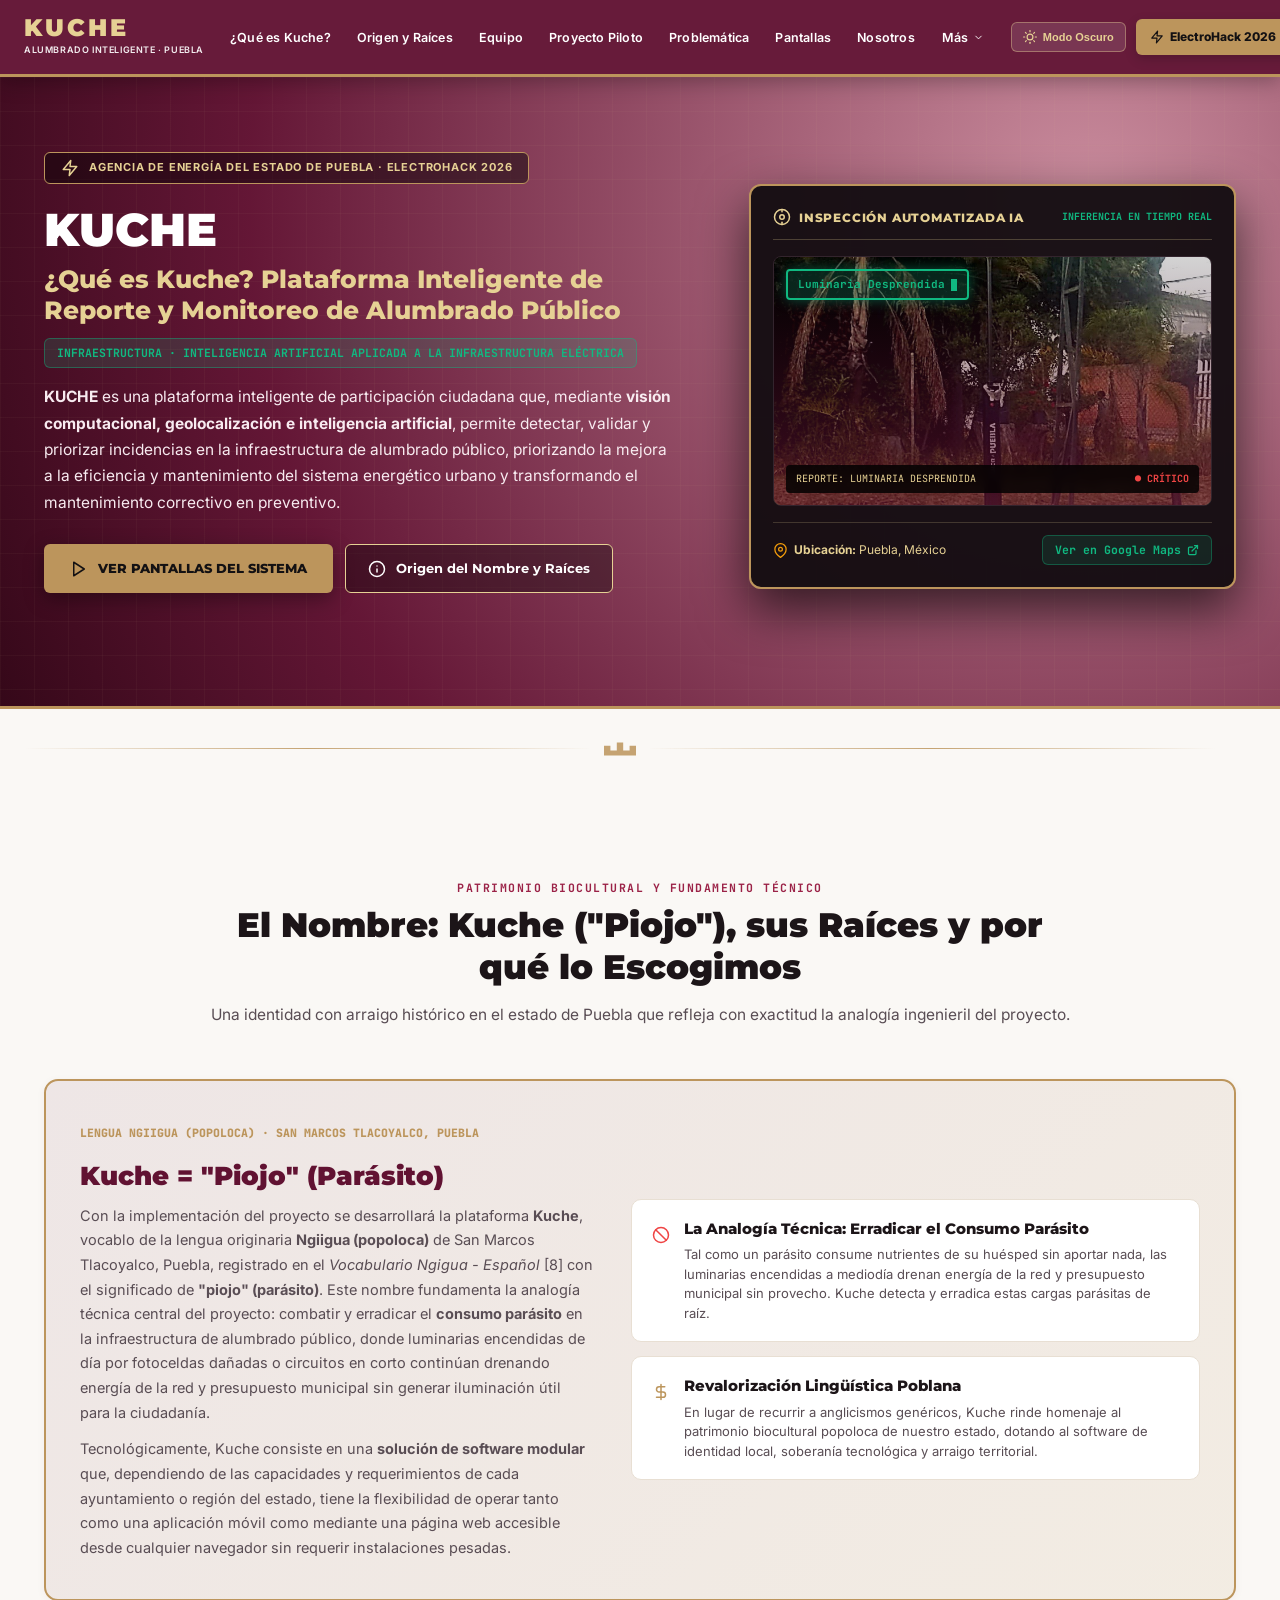
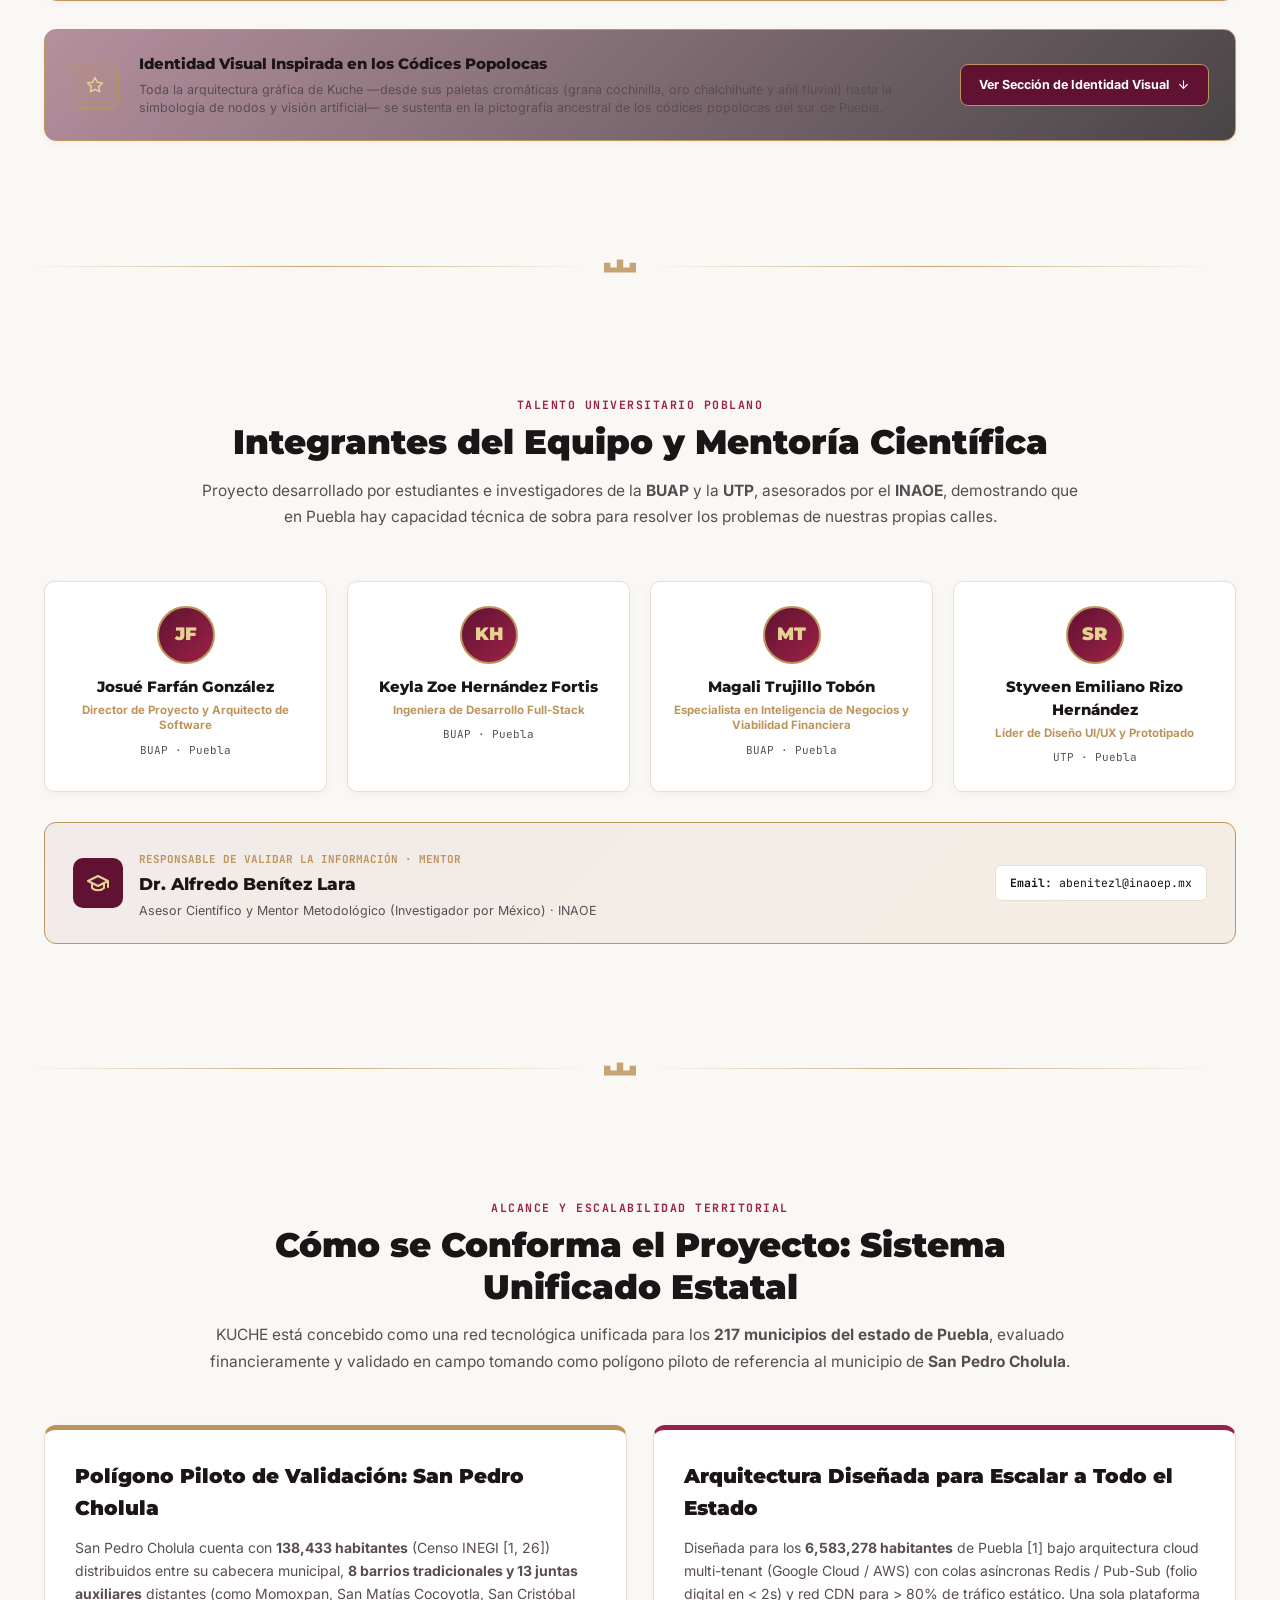
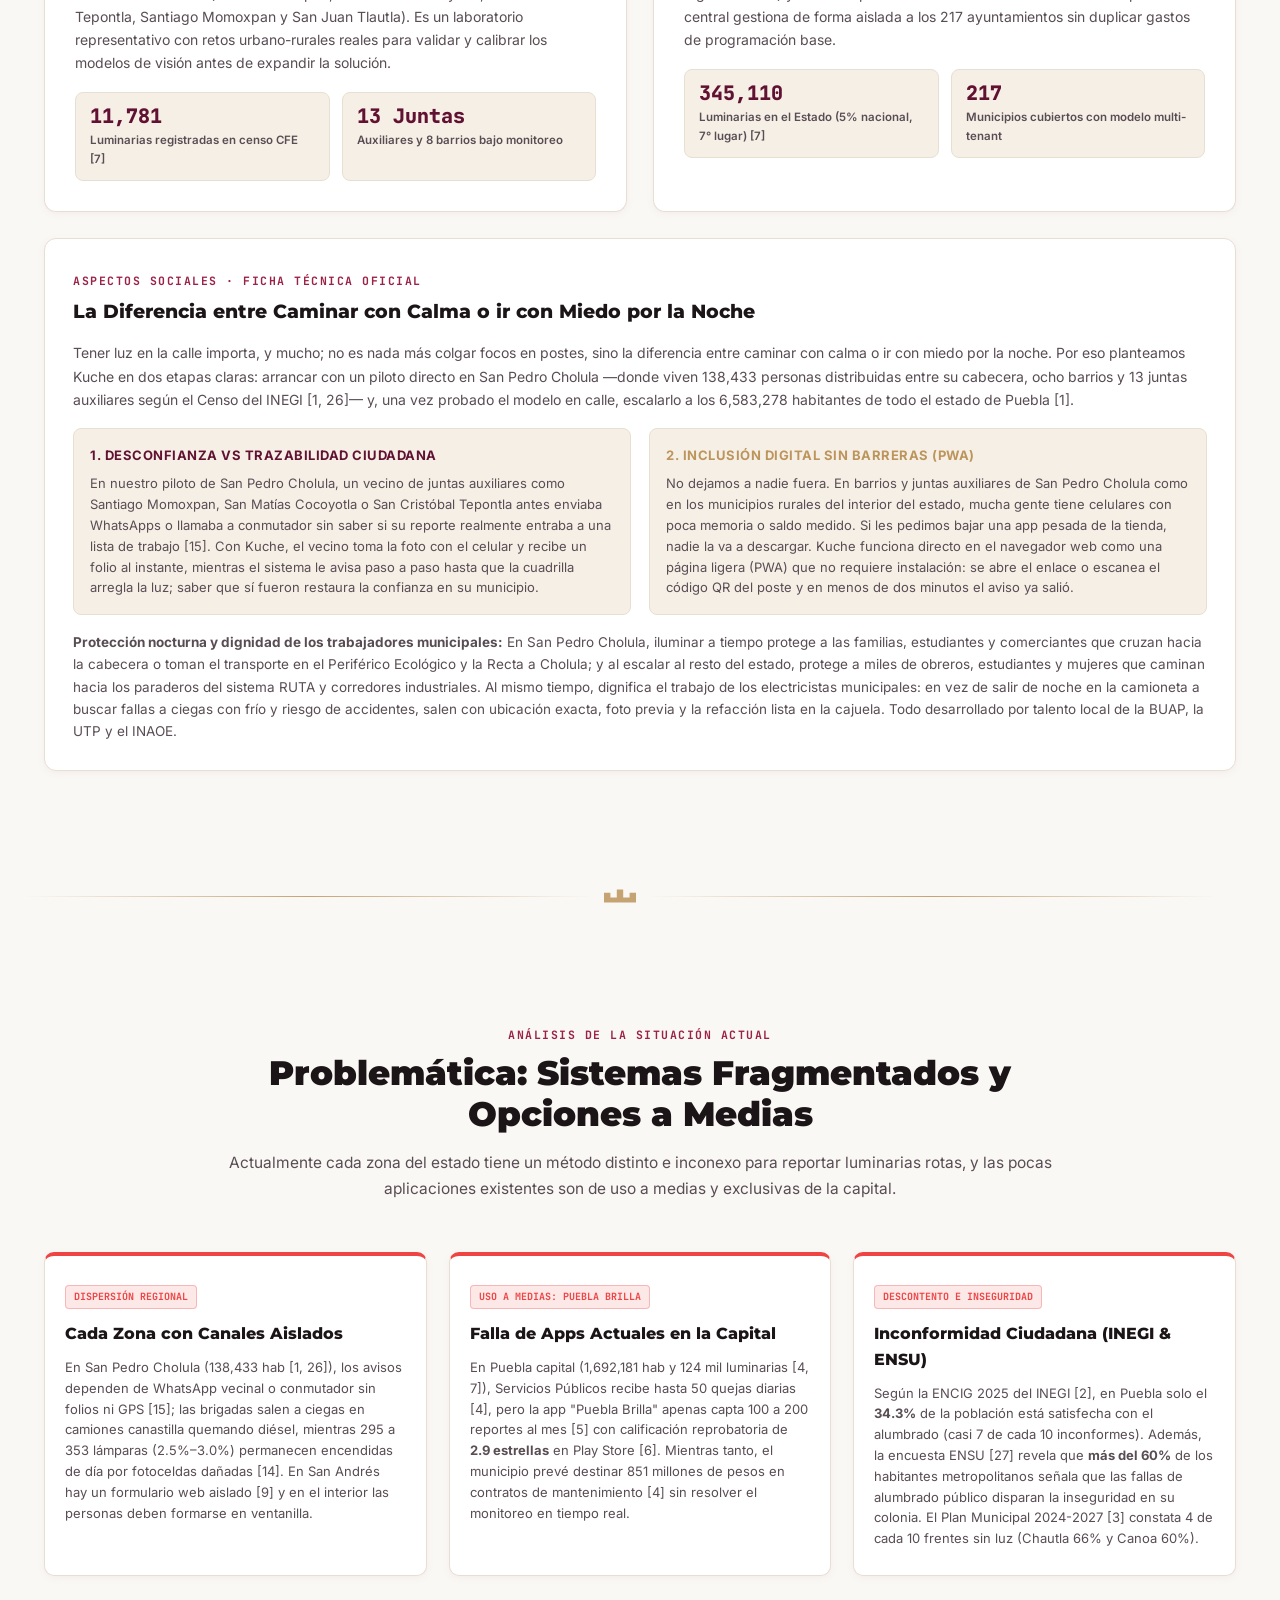
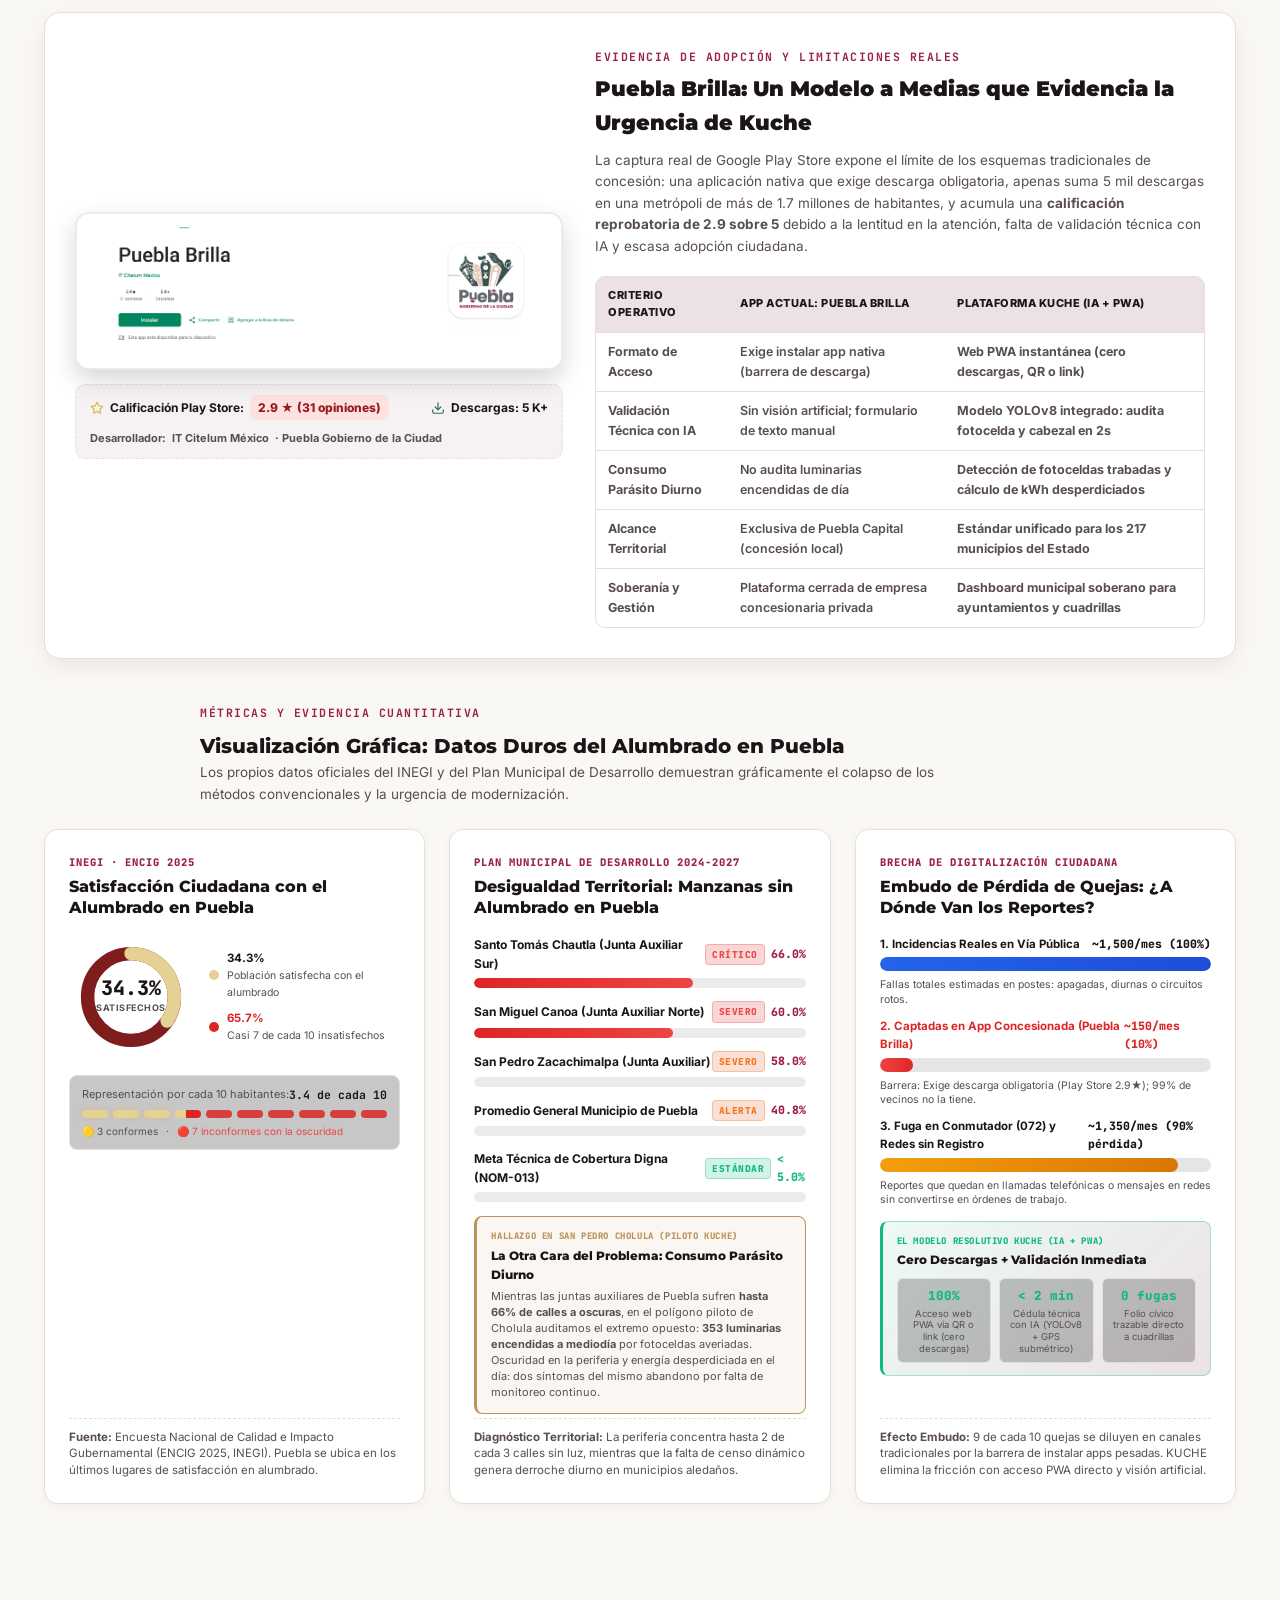
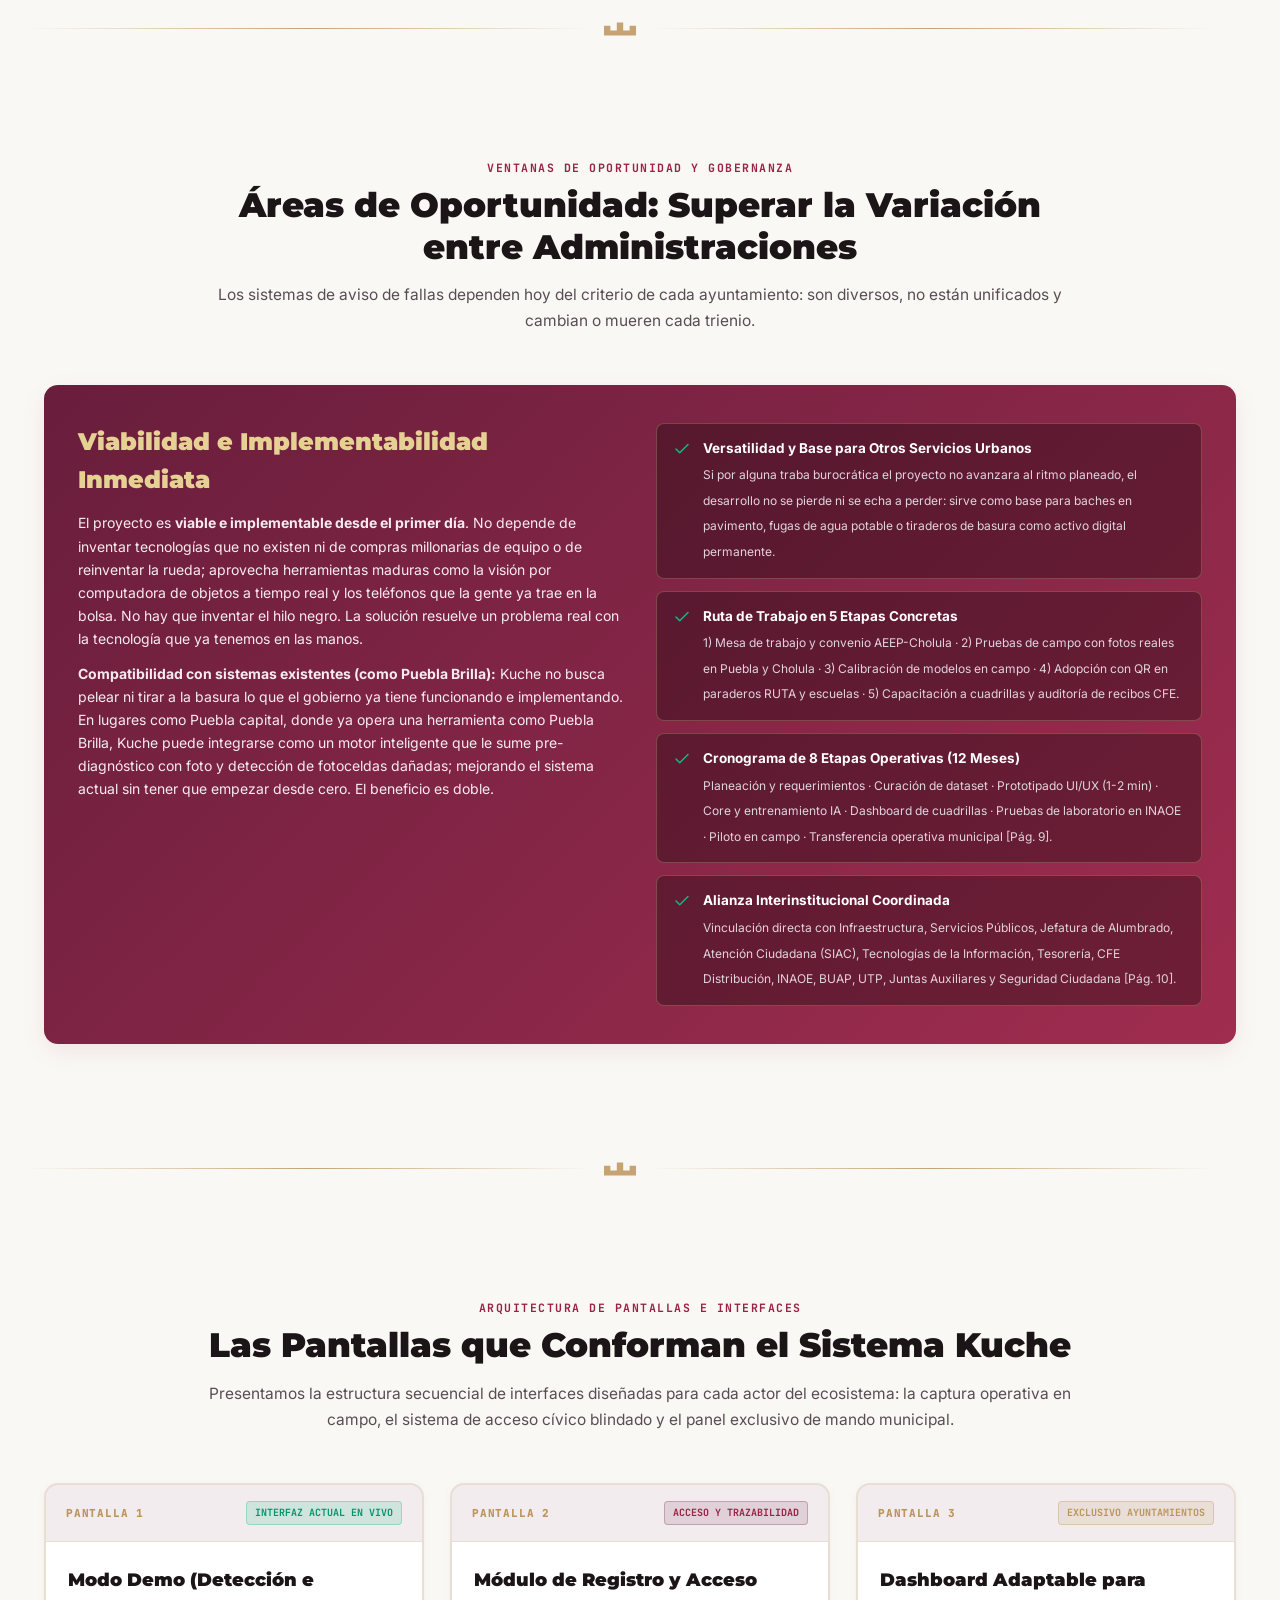
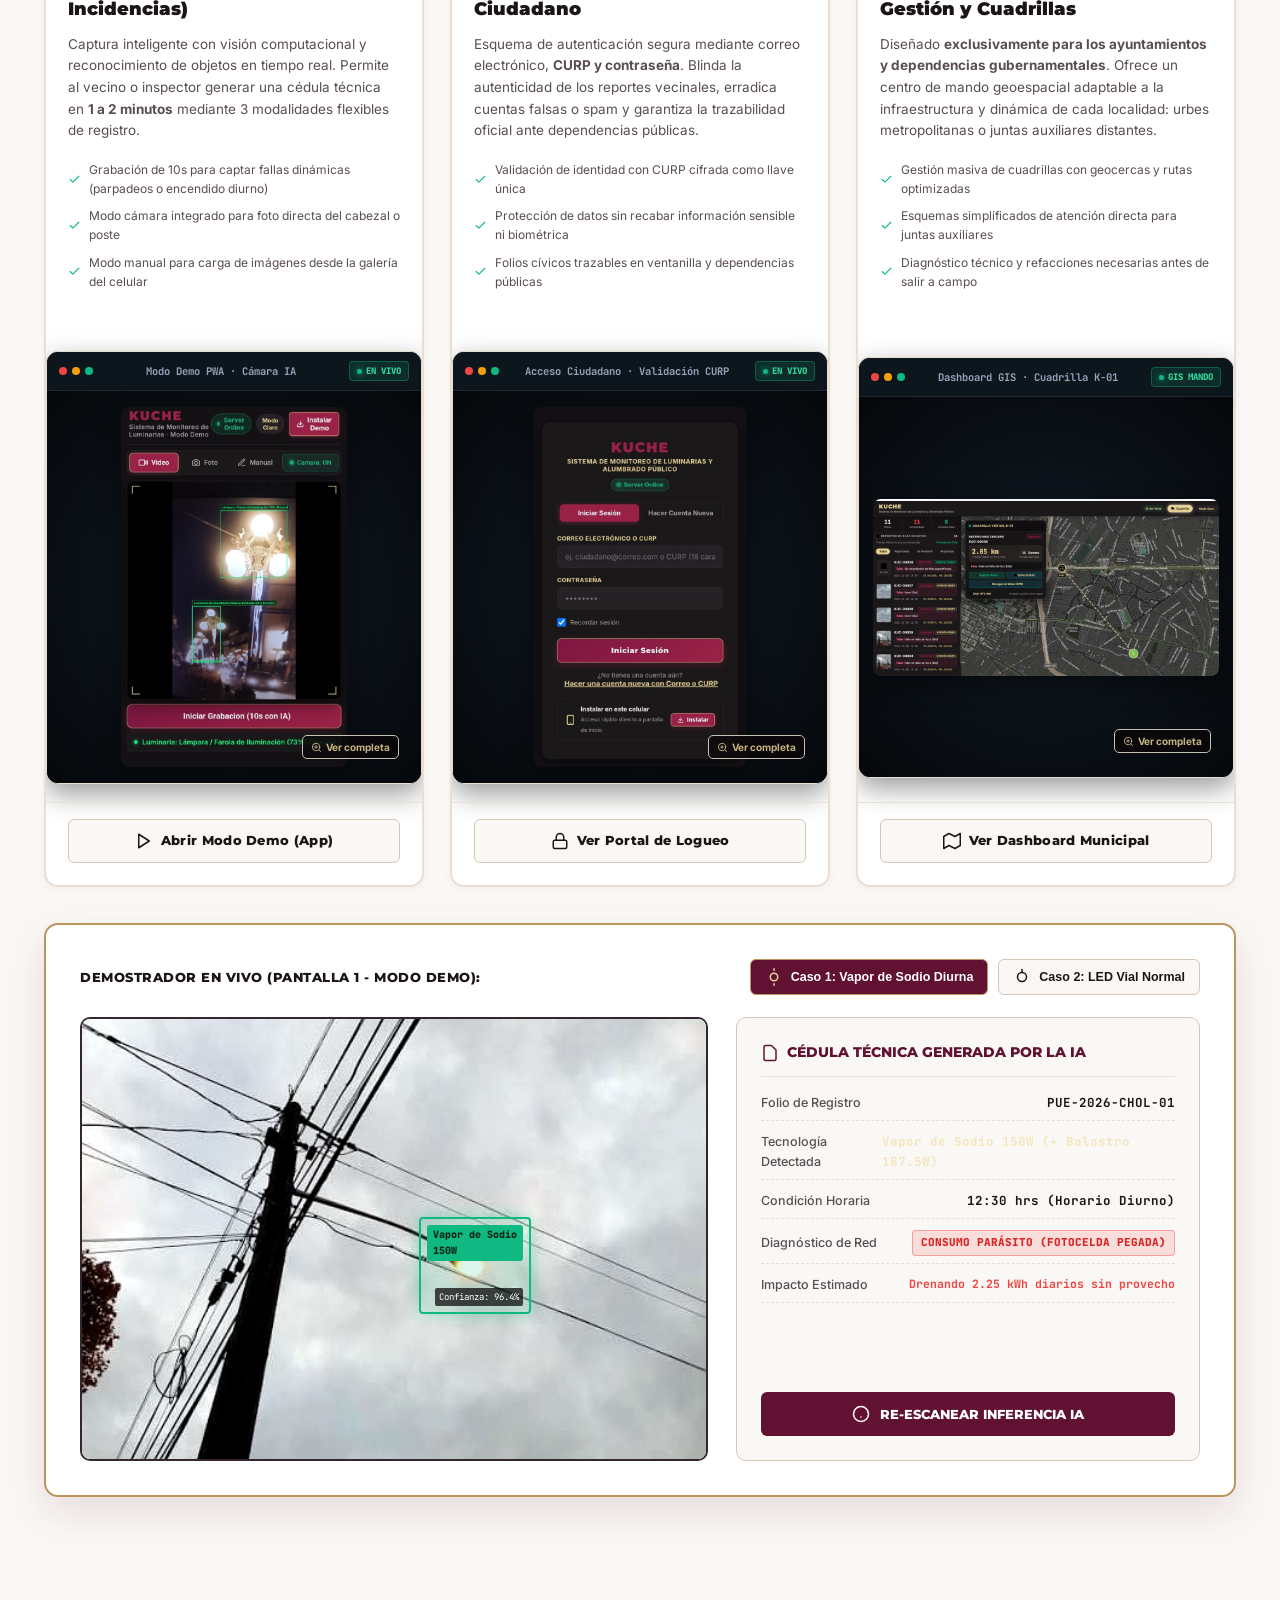
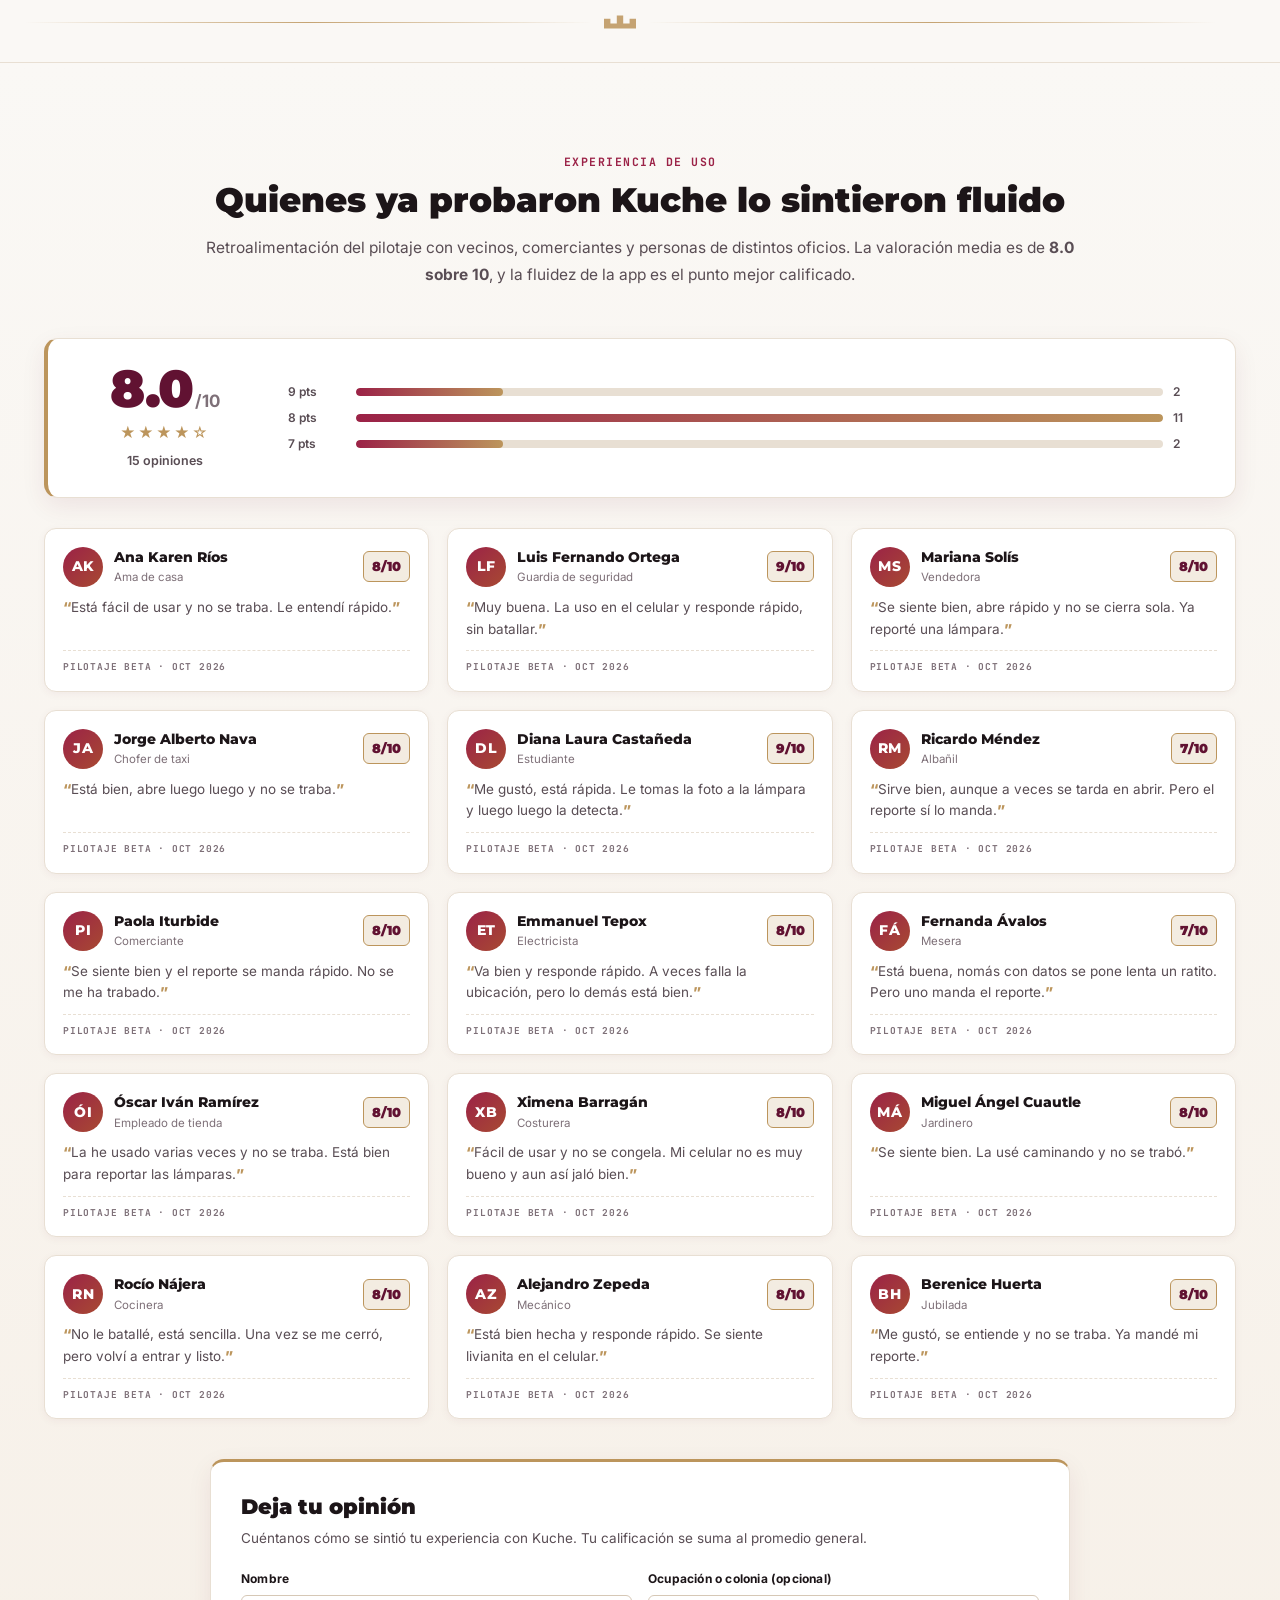
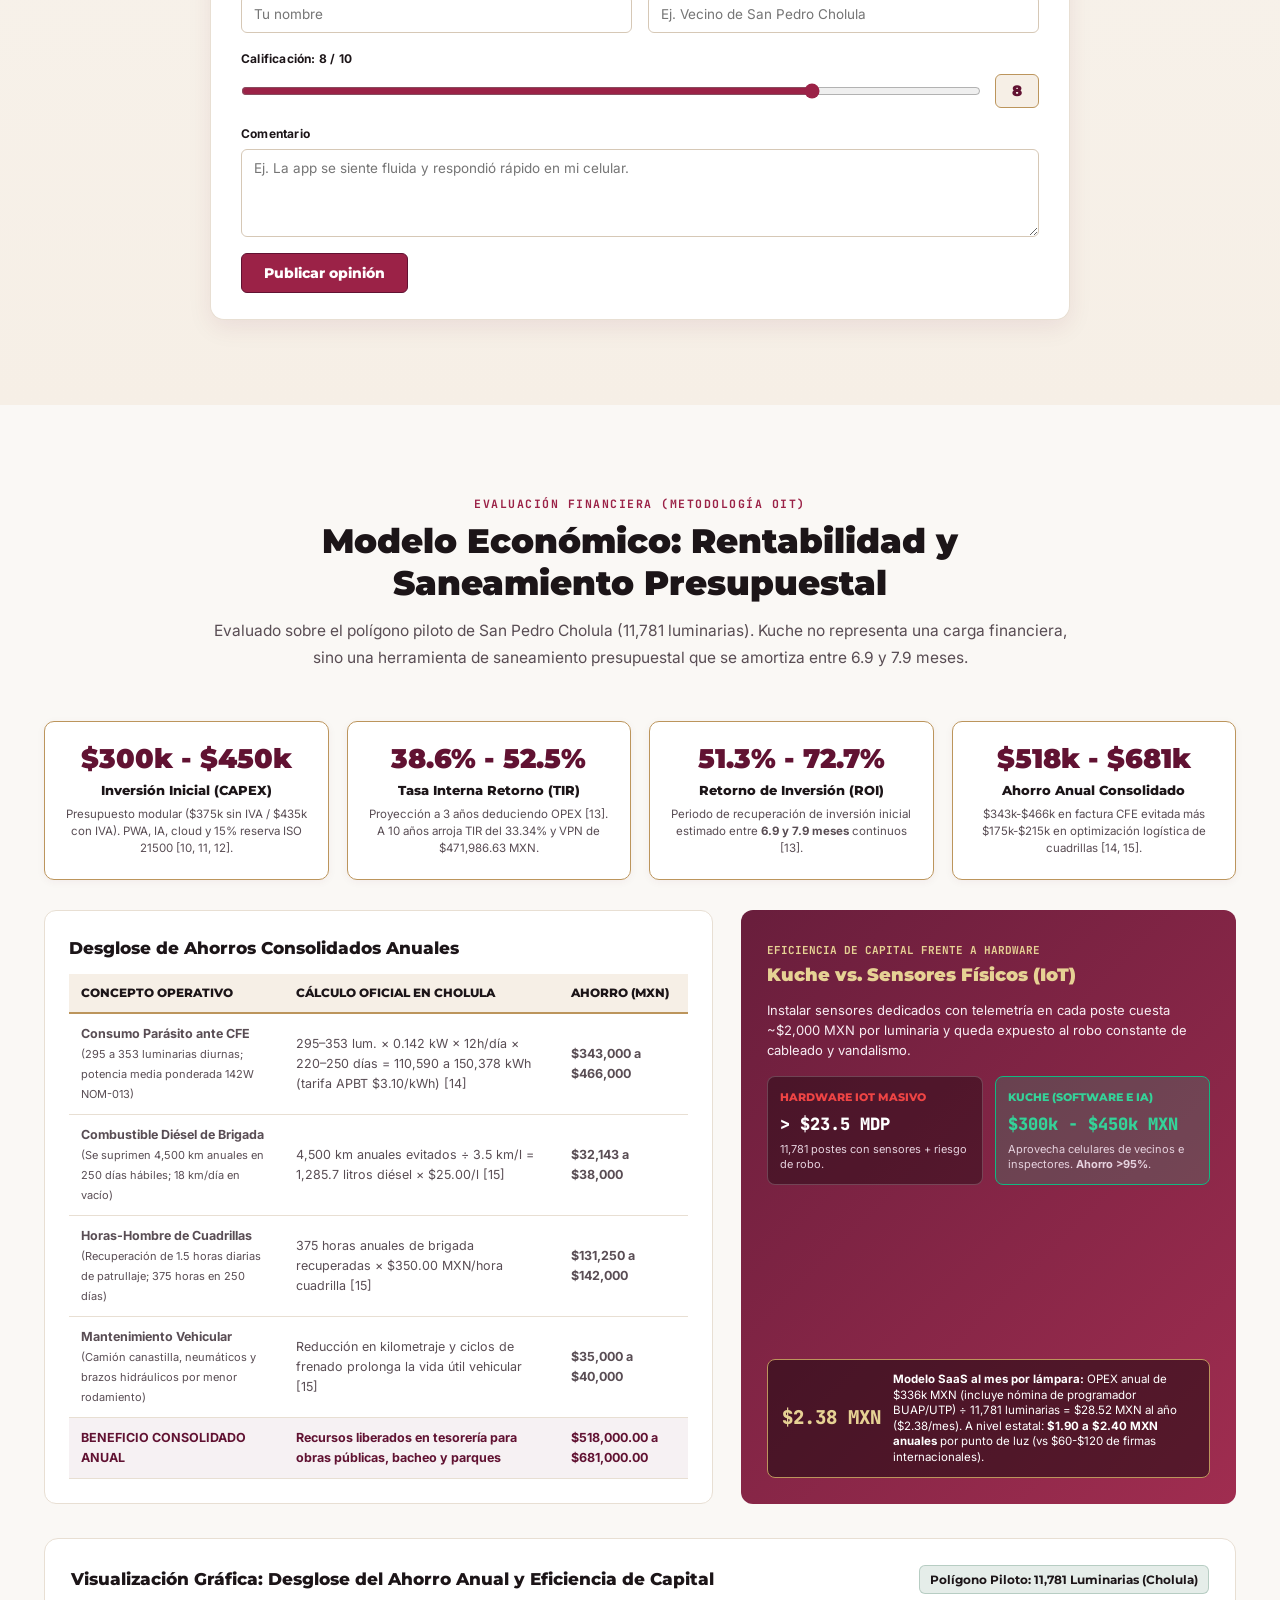
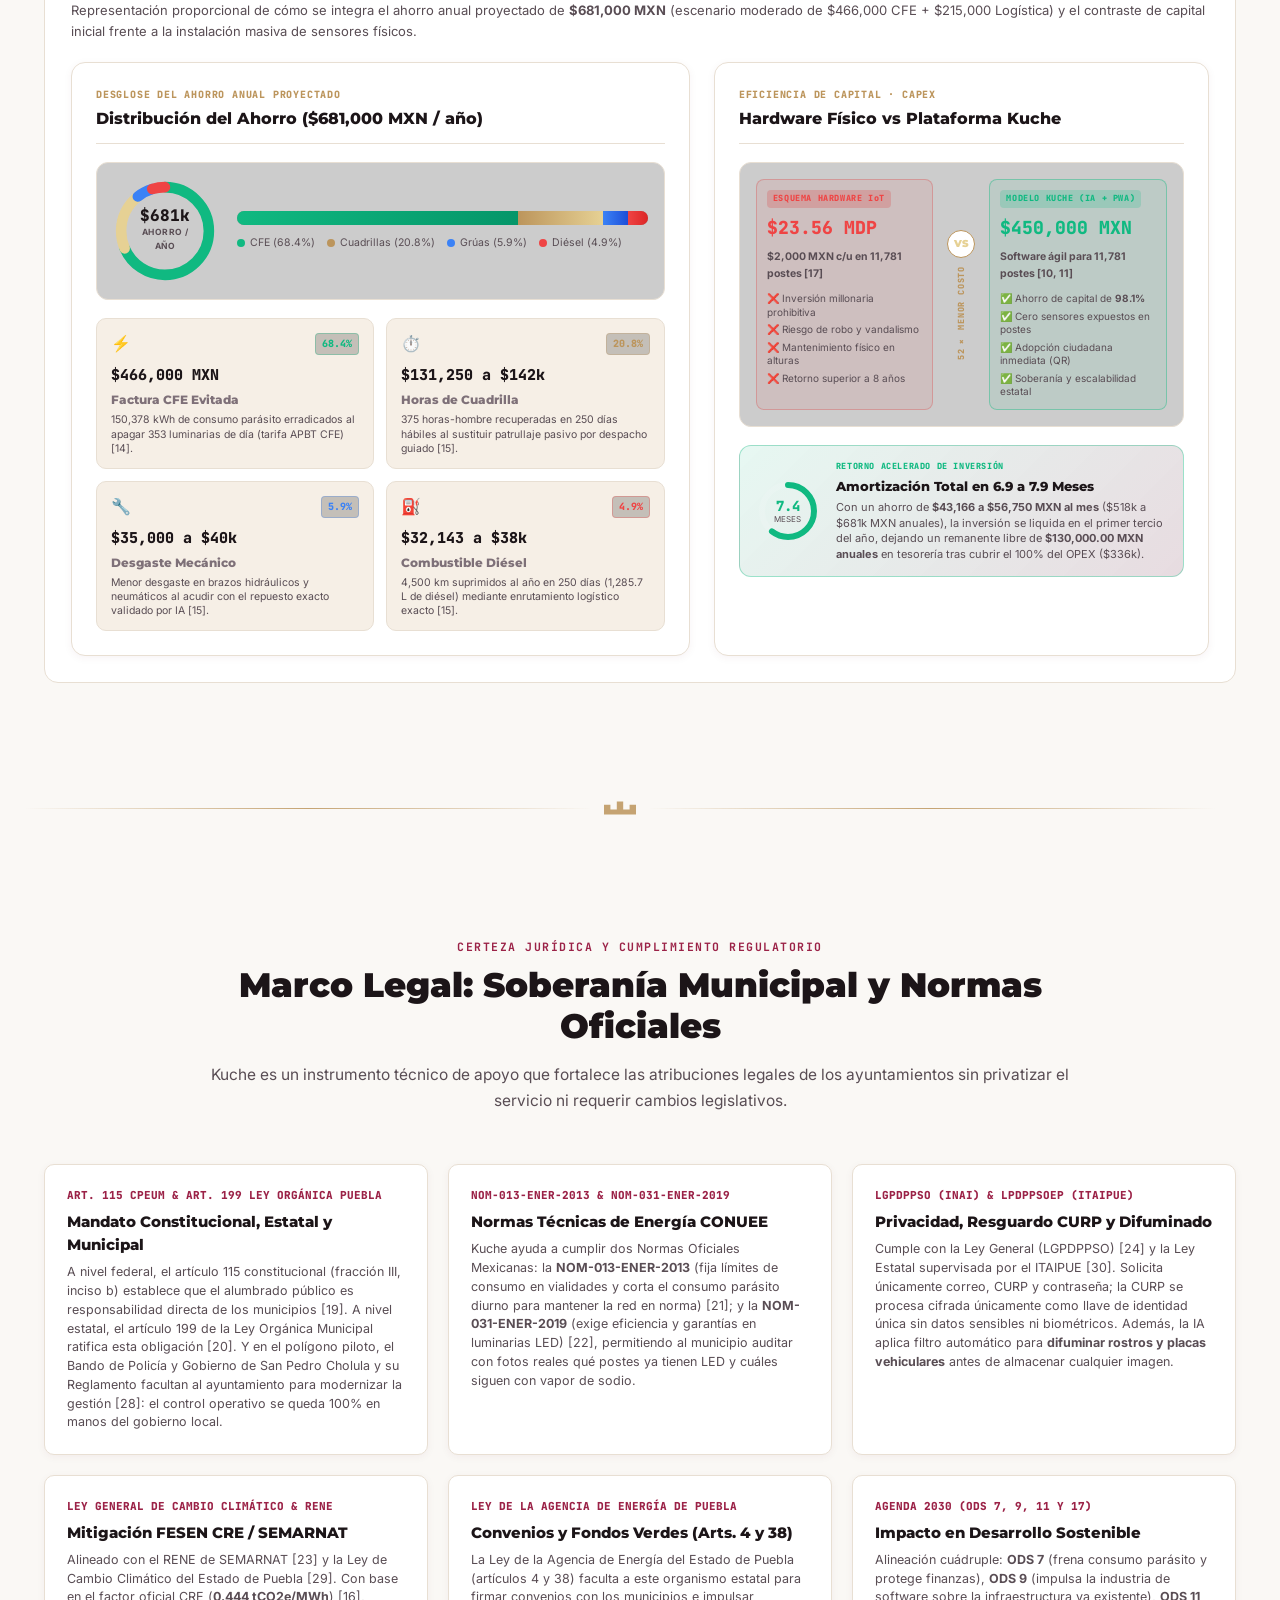
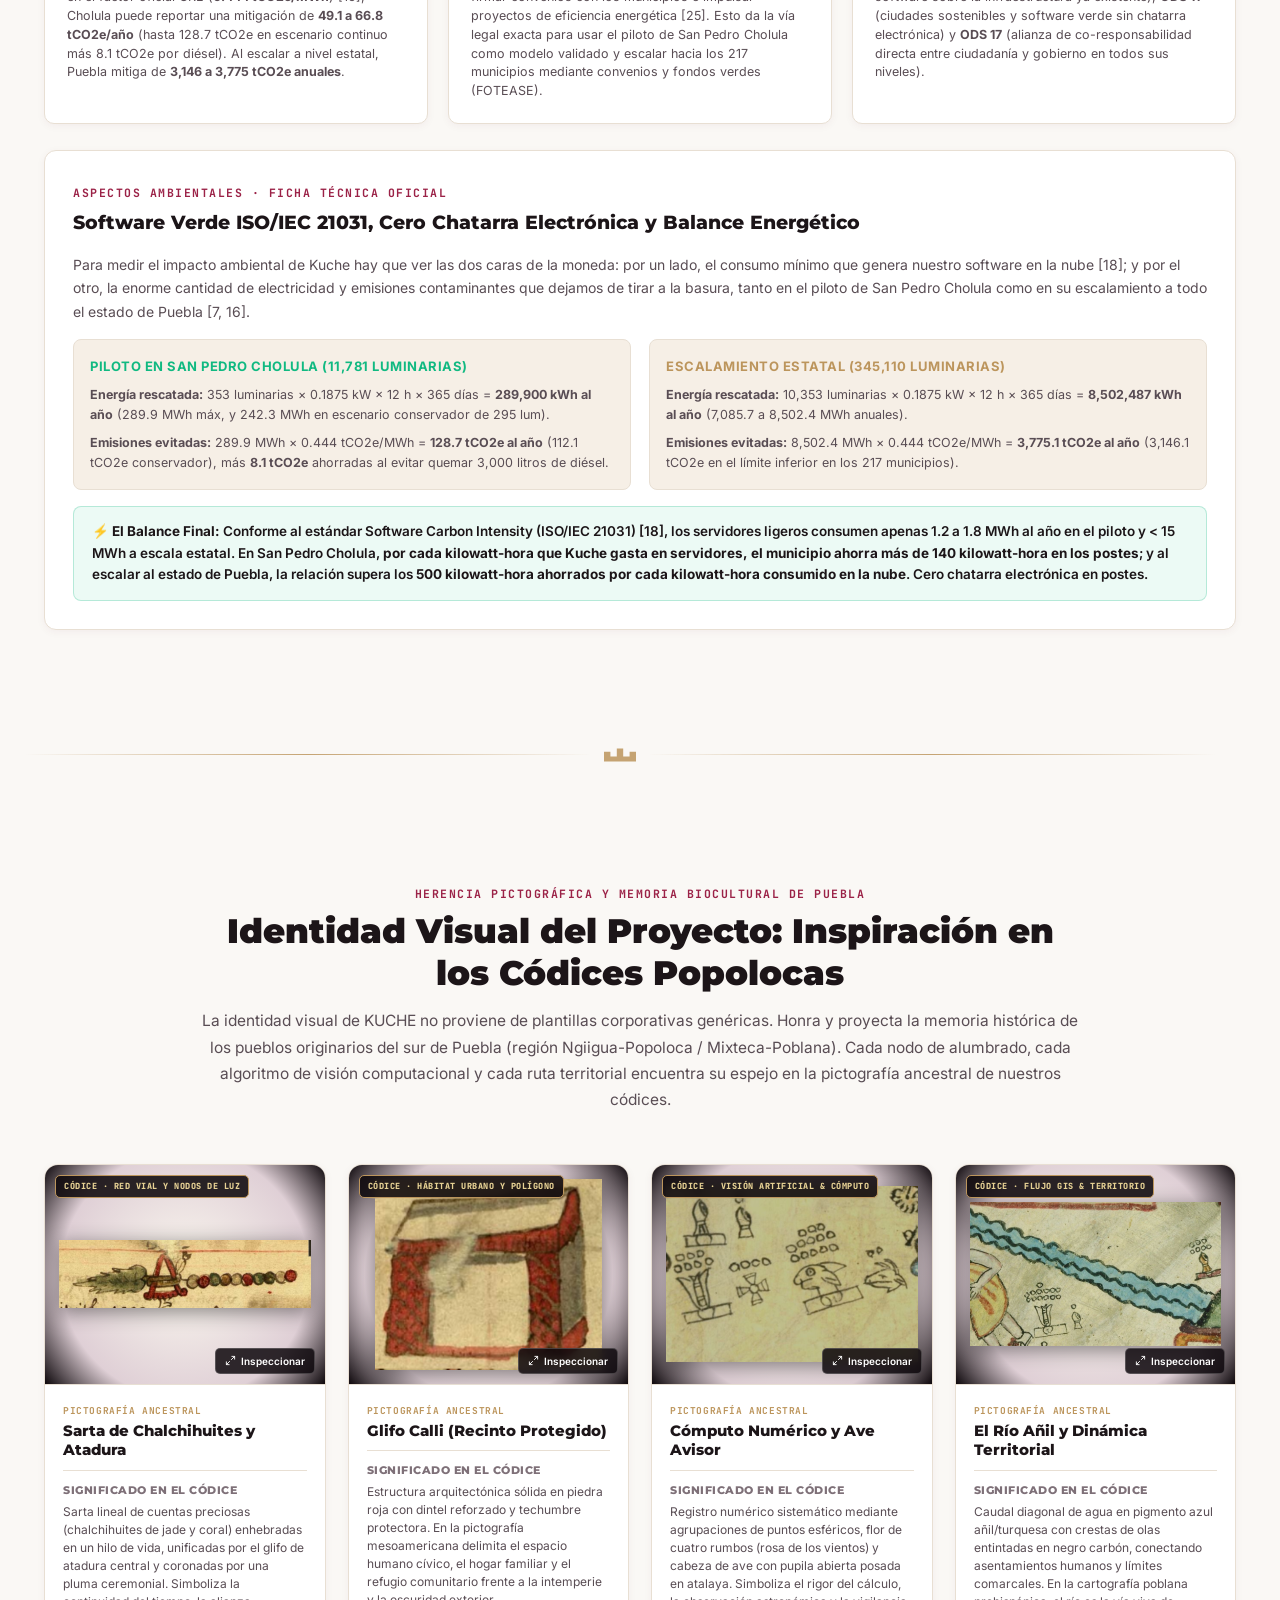
<file: landing.html>
<!DOCTYPE html>
<html lang="es">
<head>
  <meta charset="utf-8">
  <meta name="viewport" content="width=device-width, initial-scale=1.0, maximum-scale=5.0">
  <title>KUCHE — Sistema Unificado de Monitoreo de Alumbrado Público e IA | Puebla</title>
  
  <meta name="description" content="KUCHE es la plataforma unificada de participación ciudadana y monitoreo de alumbrado público con IA para el estado de Puebla. Piloto en San Pedro Cholula. Detección de fallas, erradicación de consumo parásito y gestión municipal. Concurso ElectroHack 2026.">
  <meta name="keywords" content="KUCHE, Alumbrado Público, Puebla, San Pedro Cholula, Puebla Brilla, ElectroHack 2026, Agencia de Energía de Puebla, Visión Artificial, Consumo Parásito, Ngiigua, Popoloca, BUAP, UTP, INAOE">
  <meta name="author" content="Equipo KUCHE · BUAP & UTP">
  
  <!-- Open Graph -->
  <meta property="og:type" content="website">
  <meta property="og:title" content="KUCHE — Sistema Unificado de Monitoreo de Alumbrado Público · Puebla">
  <meta property="og:description" content="Supervisión inteligente del alumbrado público en Puebla: desde la captura ciudadana hasta el dashboard municipal con IA.">
  <meta property="og:image" content="./static/icons/icon-512.png">
  
  <!-- Favicons y tema institucional -->
  <meta name="theme-color" content="#611232">
  <link rel="icon" type="image/png" sizes="192x192" href="./static/icons/icon-192.png">
  <link rel="apple-touch-icon" href="./static/icons/apple-touch-icon.png">

  <!-- Control estricto de caché -->
  <meta http-equiv="Cache-Control" content="no-cache, no-store, must-revalidate">
  <meta http-equiv="Pragma" content="no-cache">
  <meta http-equiv="Expires" content="0">

  <!-- Tipografías Oficiales: Montserrat, Inter y JetBrains Mono -->
  <link rel="preconnect" href="https://fonts.googleapis.com">
  <link rel="preconnect" href="https://fonts.gstatic.com" crossorigin>
  <link href="https://fonts.googleapis.com/css2?family=Inter:wght@300;400;500;600;700&family=JetBrains+Mono:wght@400;500;700&family=Montserrat:wght@600;700;800;900&display=swap" rel="stylesheet">

  <style>
    /* ═════════════════════════════════════════════════════════════════════
       SISTEMA DE DISEÑO INSTITUCIONAL CON IDENTIDAD POPOLOCA
       Colores Oficiales de Puebla y Raíz Biocultural Ngigua
       ═════════════════════════════════════════════════════════════════════ */
    :root {
      --clr-guinda-profundo: #611232;
      --clr-guinda-primario: #9B2247;
      --clr-dorado-metalico: #BC955C;
      --clr-dorado-arena: #E6D194;
      --clr-dorado-brillo: #F3E5BE;
      --clr-barro-terracota: #A84A32;
      --clr-verde-eficiencia: #10B981;
      --clr-alerta-ambar: #F59E0B;
      --clr-critico-rojo: #EF4444;

      /* Modo Claro Institucional */
      --bg-body: #FAF8F5;
      --bg-surface: #FFFFFF;
      --bg-card: #FFFFFF;
      --bg-card-subtle: #F6EFE6;
      --bg-header: rgba(97, 18, 50, 0.96);
      --text-main: #1C1518;
      --text-muted: #594D54;
      --text-light: #7E7078;
      --border-subtle: #E8DFD3;
      --border-medium: #D6C8B6;
      --border-gold: #BC955C;
      --shadow-sm: 0 2px 8px rgba(97, 18, 50, 0.05);
      --shadow-md: 0 8px 24px rgba(97, 18, 50, 0.08);
      --shadow-lg: 0 16px 40px rgba(97, 18, 50, 0.12);
    }

    body.theme-dark {
      /* Modo Oscuro Obsidiana */
      --bg-body: #120E11;
      --bg-surface: #1A1418;
      --bg-card: #20191E;
      --bg-card-subtle: #281F25;
      --bg-header: rgba(32, 10, 19, 0.96);
      --text-main: #F8F3F6;
      --text-muted: #B8A8B1;
      --text-light: #8E7D86;
      --border-subtle: #33272F;
      --border-medium: #4A3843;
      --border-gold: #E6D194;
      --shadow-sm: 0 2px 8px rgba(0, 0, 0, 0.5);
      --shadow-md: 0 10px 30px rgba(0, 0, 0, 0.65);
      --shadow-lg: 0 20px 50px rgba(0, 0, 0, 0.85);
    }

    *, *::before, *::after { box-sizing: border-box; margin: 0; padding: 0; }
    html { scroll-behavior: smooth; font-size: 16px; }
    body {
      font-family: 'Inter', -apple-system, BlinkMacSystemFont, sans-serif;
      background-color: var(--bg-body);
      color: var(--text-main);
      line-height: 1.6;
      -webkit-font-smoothing: antialiased;
      overflow-x: hidden;
      transition: background-color 0.3s ease, color 0.3s ease;
    }

    .container {
      width: 100%;
      max-width: 1240px;
      margin-left: auto;
      margin-right: auto;
      padding-left: 24px;
      padding-right: 24px;
    }

    .icon-svg {
      display: inline-block;
      width: 18px;
      height: 18px;
      stroke: currentColor;
      fill: none;
      stroke-width: 2;
      stroke-linecap: round;
      stroke-linejoin: round;
      vertical-align: middle;
      flex-shrink: 0;
    }

    /* Grecas Popolocas */
    .popoloca-fret-line {
      display: flex;
      align-items: center;
      justify-content: center;
      gap: 12px;
      margin: 32px 0;
      color: var(--clr-dorado-metalico);
      opacity: 0.85;
    }
    .fret-divider {
      flex: 1;
      height: 1px;
      background: linear-gradient(90deg, transparent, var(--clr-dorado-metalico), transparent);
    }
    .fret-glyph {
      width: 32px;
      height: 16px;
      fill: currentColor;
    }

    /* ═════════════════════════════════════════════════════════════════
       CABECERA INSTITUCIONAL Y NAVEGACIÓN COMPACTA
       ═════════════════════════════════════════════════════════════════ */
    .site-header {
      position: sticky;
      top: 0;
      z-index: 1000;
      background: var(--bg-header);
      backdrop-filter: blur(14px);
      -webkit-backdrop-filter: blur(14px);
      border-bottom: 3px solid var(--clr-dorado-metalico);
      transition: all 0.3s ease;
      box-shadow: 0 4px 20px rgba(0, 0, 0, 0.3);
    }
    .header-inner {
      display: flex;
      align-items: center;
      justify-content: space-between;
      height: 74px;
      width: 100%;
      max-width: 1360px;
      margin: 0 auto;
      padding: 0 24px;
      gap: 16px;
    }
    .brand-link {
      display: flex;
      flex-direction: column;
      text-decoration: none;
      flex-shrink: 0;
    }
    .brand-wordmark {
      font-family: 'Montserrat', sans-serif;
      font-size: 24px;
      font-weight: 900;
      letter-spacing: 3px;
      color: var(--clr-dorado-arena);
      line-height: 1;
      text-transform: uppercase;
      transition: color 0.2s;
    }
    .brand-wordmark:hover { color: #FFFFFF; }
    .brand-tagline {
      font-family: 'Inter', sans-serif;
      font-size: 9px;
      font-weight: 600;
      color: #FFFFFF;
      letter-spacing: 0.6px;
      text-transform: uppercase;
      margin-top: 3px;
      opacity: 0.92;
      white-space: nowrap;
    }
    .nav-menu {
      display: flex;
      align-items: center;
      gap: 6px;
      list-style: none;
      margin: 0;
      padding: 0;
    }
    .nav-link {
      font-size: 12.5px;
      font-weight: 600;
      color: #FFFFFF;
      text-decoration: none;
      padding: 6px 10px;
      position: relative;
      transition: all 0.2s ease;
      letter-spacing: 0.2px;
      white-space: nowrap;
      border-radius: 4px;
    }
    .nav-link::after {
      content: '';
      position: absolute;
      bottom: 0;
      left: 10px;
      right: 10px;
      height: 2px;
      background: var(--clr-dorado-arena);
      transform: scaleX(0);
      transition: transform 0.2s ease;
    }
    .nav-link:hover {
      color: var(--clr-dorado-arena);
      background: rgba(255, 255, 255, 0.08);
    }
    .nav-link:hover::after { transform: scaleX(1); }

    /* Dropdown Más */
    .nav-dropdown { position: relative; }
    .nav-dropdown-btn {
      background: transparent;
      border: 1px solid transparent;
      color: #FFFFFF;
      font-size: 12.5px;
      font-weight: 600;
      padding: 6px 10px;
      border-radius: 4px;
      cursor: pointer;
      display: inline-flex;
      align-items: center;
      gap: 5px;
      transition: all 0.2s ease;
      font-family: inherit;
    }
    .nav-dropdown-btn:hover,
    .nav-dropdown:hover .nav-dropdown-btn {
      color: var(--clr-dorado-arena);
      background: rgba(255, 255, 255, 0.08);
    }
    .nav-dropdown:hover .nav-dropdown-btn svg { transform: rotate(180deg); }
    .nav-dropdown-menu {
      position: absolute;
      top: calc(100% + 4px);
      right: 0;
      background: var(--bg-card);
      border: 1.5px solid var(--border-gold);
      border-radius: 8px;
      box-shadow: var(--shadow-lg);
      min-width: 185px;
      padding: 6px;
      list-style: none;
      opacity: 0;
      visibility: hidden;
      transform: translateY(6px);
      transition: all 0.2s ease;
      z-index: 1002;
    }
    .nav-dropdown:hover .nav-dropdown-menu,
    .nav-dropdown:focus-within .nav-dropdown-menu {
      opacity: 1;
      visibility: visible;
      transform: translateY(0);
    }
    .nav-dropdown-item { width: 100%; }
    .nav-dropdown-item a {
      display: block;
      padding: 8px 12px;
      color: var(--text-main);
      text-decoration: none;
      font-size: 12px;
      font-weight: 600;
      border-radius: 5px;
      transition: all 0.15s ease;
      white-space: nowrap;
    }
    .nav-dropdown-item a:hover {
      background: rgba(188, 149, 92, 0.15);
      color: var(--clr-guinda-profundo);
    }
    body.theme-dark .nav-dropdown-item a:hover {
      color: var(--clr-dorado-arena);
      background: rgba(230, 209, 148, 0.12);
    }
    .mobile-only-link { display: none; }

    .header-actions {
      display: flex;
      align-items: center;
      gap: 10px;
      flex-shrink: 0;
    }
    .btn-theme {
      background: rgba(255, 255, 255, 0.12);
      border: 1px solid rgba(230, 209, 148, 0.4);
      color: var(--clr-dorado-arena);
      padding: 7px 11px;
      border-radius: 6px;
      font-size: 11px;
      font-weight: 700;
      cursor: pointer;
      display: inline-flex;
      align-items: center;
      gap: 6px;
      transition: all 0.2s;
      white-space: nowrap;
    }
    .btn-theme:hover {
      background: rgba(230, 209, 148, 0.22);
      border-color: var(--clr-dorado-arena);
      color: #FFFFFF;
    }
    .btn-nav-cta {
      background: var(--clr-dorado-metalico);
      color: #131113;
      font-size: 12px;
      font-weight: 800;
      padding: 8px 14px;
      border-radius: 6px;
      text-decoration: none;
      display: inline-flex;
      align-items: center;
      gap: 6px;
      transition: all 0.2s;
      box-shadow: 0 4px 12px rgba(0, 0, 0, 0.2);
      white-space: nowrap;
    }
    .btn-nav-cta:hover {
      background: var(--clr-dorado-arena);
      transform: translateY(-1px);
    }
    .menu-toggle {
      display: none;
      background: transparent;
      border: none;
      color: #FFFFFF;
      cursor: pointer;
      padding: 6px;
      border-radius: 4px;
    }

    /* ═════════════════════════════════════════════════════════════════
       ESTILOS DE SECCIONES GENERALES
       ═════════════════════════════════════════════════════════════════ */
    .section-py { padding: 85px 0; }
    .section-header {
      text-align: center;
      max-width: 880px;
      margin: 0 auto 50px;
    }
    .section-kicker {
      font-family: 'JetBrains Mono', monospace;
      font-size: 11.5px;
      font-weight: 700;
      color: var(--clr-guinda-primario);
      letter-spacing: 1.5px;
      text-transform: uppercase;
      margin-bottom: 8px;
      display: inline-block;
    }
    body.theme-dark .section-kicker { color: var(--clr-dorado-arena); }
    .section-title {
      font-family: 'Montserrat', sans-serif;
      font-size: 34px;
      font-weight: 900;
      line-height: 1.22;
      color: var(--text-main);
      margin-bottom: 14px;
    }
    .section-desc {
      font-size: 15.5px;
      color: var(--text-muted);
      line-height: 1.7;
    }

    /* ═════════════════════════════════════════════════════════════════
       1. HERO: ¿QUÉ ES KUCHE?
       ═════════════════════════════════════════════════════════════════ */
    .hero-section {
      background: radial-gradient(circle at 85% 20%, rgba(155, 34, 71, 0.5) 0%, rgba(97, 18, 50, 0.98) 70%, #350819 100%);
      color: #FFFFFF;
      position: relative;
      padding: 75px 0 85px;
      overflow: hidden;
      border-bottom: 3px solid var(--clr-dorado-metalico);
    }
    .hero-fret-pattern {
      position: absolute;
      top: 0; left: 0; right: 0; bottom: 0;
      background-image: 
        linear-gradient(rgba(230, 209, 148, 0.05) 1px, transparent 1px),
        linear-gradient(90deg, rgba(230, 209, 148, 0.05) 1px, transparent 1px);
      background-size: 34px 34px;
      opacity: 0.8;
      pointer-events: none;
    }
    .hero-layout {
      position: relative;
      z-index: 2;
      display: grid;
      grid-template-columns: 1.15fr 0.85fr;
      gap: 46px;
      align-items: center;
    }
    .hero-badge-strip {
      display: inline-flex;
      align-items: center;
      gap: 10px;
      background: rgba(0, 0, 0, 0.45);
      border: 1px solid var(--clr-dorado-metalico);
      padding: 6px 16px;
      border-radius: 6px;
      font-size: 11px;
      font-weight: 700;
      color: var(--clr-dorado-arena);
      text-transform: uppercase;
      letter-spacing: 0.8px;
      margin-bottom: 20px;
    }
    .hero-badge-strip svg { color: var(--clr-dorado-arena); }
    .hero-title {
      font-family: 'Montserrat', sans-serif;
      font-size: 46px;
      font-weight: 900;
      line-height: 1.12;
      color: #FFFFFF;
      margin-bottom: 12px;
    }
    .hero-title span {
      color: var(--clr-dorado-arena);
      display: block;
      font-size: 25px;
      font-weight: 800;
      margin-top: 8px;
      line-height: 1.25;
    }
    .hero-focus-tag {
      display: inline-block;
      font-family: 'JetBrains Mono', monospace;
      font-size: 11.5px;
      font-weight: 700;
      color: #10B981;
      background: rgba(16, 185, 129, 0.16);
      border: 1px solid rgba(16, 185, 129, 0.4);
      padding: 5px 12px;
      border-radius: 6px;
      margin-bottom: 16px;
    }
    .hero-description {
      font-size: 15.5px;
      color: #F8EBF0;
      line-height: 1.7;
      margin-bottom: 28px;
      max-width: 630px;
    }
    .hero-ctas {
      display: flex;
      flex-wrap: wrap;
      gap: 12px;
      margin-bottom: 28px;
    }
    .btn-hero-primary {
      background: var(--clr-dorado-metalico);
      color: #131113;
      font-family: 'Montserrat', sans-serif;
      font-weight: 800;
      font-size: 13px;
      padding: 13px 26px;
      border-radius: 6px;
      text-decoration: none;
      display: inline-flex;
      align-items: center;
      gap: 10px;
      box-shadow: 0 6px 20px rgba(0, 0, 0, 0.35);
      transition: all 0.25s ease;
      text-transform: uppercase;
    }
    .btn-hero-primary:hover {
      background: var(--clr-dorado-arena);
      transform: translateY(-2px);
    }
    .btn-hero-secondary {
      background: rgba(0, 0, 0, 0.35);
      color: #FFFFFF;
      font-family: 'Montserrat', sans-serif;
      font-weight: 700;
      font-size: 13px;
      padding: 13px 22px;
      border-radius: 6px;
      text-decoration: none;
      display: inline-flex;
      align-items: center;
      gap: 10px;
      border: 1.5px solid var(--clr-dorado-arena);
      transition: all 0.25s ease;
    }
    .btn-hero-secondary:hover {
      background: rgba(230, 209, 148, 0.15);
      color: var(--clr-dorado-arena);
    }

    /* Tarjeta Táctica Hero con Foto Real */
    .hero-tactical-card {
      background: rgba(18, 12, 16, 0.95);
      border: 2px solid var(--clr-dorado-metalico);
      border-radius: 12px;
      padding: 22px;
      box-shadow: 0 20px 50px rgba(0, 0, 0, 0.65);
      position: relative;
    }
    .hero-card-header {
      display: flex;
      align-items: center;
      justify-content: space-between;
      border-bottom: 1px solid rgba(230, 209, 148, 0.25);
      padding-bottom: 12px;
      margin-bottom: 16px;
    }
    .hero-hud-title {
      font-family: 'Montserrat', sans-serif;
      font-size: 12px;
      font-weight: 800;
      color: var(--clr-dorado-arena);
      text-transform: uppercase;
      letter-spacing: 0.8px;
      display: flex;
      align-items: center;
      gap: 8px;
    }
    .hero-preview-box {
      height: 250px;
      background: #0B070A;
      border-radius: 8px;
      border: 1px solid #33242D;
      position: relative;
      overflow: hidden;
      display: flex;
      align-items: center;
      justify-content: center;
    }
    .hero-preview-img {
      width: 100%;
      height: 100%;
      object-fit: cover;
      opacity: 0.92;
    }
    .hero-preview-overlay {
      position: absolute;
      top: 0; left: 0; right: 0; bottom: 0;
      background: linear-gradient(180deg, rgba(0,0,0,0.1) 0%, rgba(97, 18, 50, 0.65) 100%);
      display: flex;
      flex-direction: column;
      justify-content: space-between;
      padding: 12px;
    }
    .hero-target-box {
      border: 2px solid #10B981;
      background: rgba(16, 185, 129, 0.2);
      border-radius: 4px;
      padding: 5px 10px;
      align-self: flex-start;
      font-family: 'JetBrains Mono', monospace;
      font-size: 11px;
      color: #10B981;
      font-weight: 700;
      box-shadow: 0 0 14px rgba(16, 185, 129, 0.45);
      display: inline-flex;
      align-items: center;
      gap: 2px;
    }
    .hud-cursor {
      display: inline-block;
      width: 6px;
      height: 12px;
      background: #10B981;
      margin-left: 4px;
      animation: hudBlink 1s infinite;
    }
    @keyframes hudBlink { 0%, 49% { opacity: 1; } 50%, 100% { opacity: 0; } }
    .hero-preview-footer {
      display: flex;
      justify-content: space-between;
      align-items: center;
      font-family: 'JetBrains Mono', monospace;
      font-size: 10px;
      color: var(--clr-dorado-arena);
      background: rgba(0, 0, 0, 0.82);
      padding: 6px 10px;
      border-radius: 4px;
      backdrop-filter: blur(4px);
    }

    /* ═════════════════════════════════════════════════════════════════
       2. EL NOMBRE, RAÍCES Y POR QUÉ LO ESCOGIMOS
       ═════════════════════════════════════════════════════════════════ */
    .etymology-card {
      background: linear-gradient(135deg, rgba(97, 18, 50, 0.08) 0%, rgba(188, 149, 92, 0.12) 100%);
      border: 2px solid var(--clr-dorado-metalico);
      border-radius: 14px;
      padding: 38px 34px;
      display: grid;
      grid-template-columns: 0.95fr 1.05fr;
      gap: 36px;
      align-items: center;
      box-shadow: var(--shadow-sm);
    }
    body.theme-dark .etymology-card {
      background: linear-gradient(135deg, rgba(97, 18, 50, 0.25) 0%, rgba(32, 25, 30, 0.9) 100%);
    }
    .etym-title-box h3 {
      font-family: 'Montserrat', sans-serif;
      font-size: 26px;
      font-weight: 900;
      color: var(--clr-guinda-profundo);
      margin-bottom: 6px;
    }
    body.theme-dark .etym-title-box h3 { color: var(--clr-dorado-arena); }
    .etym-badge {
      font-family: 'JetBrains Mono', monospace;
      font-size: 11.5px;
      font-weight: 800;
      color: var(--clr-dorado-metalico);
      margin-bottom: 14px;
      display: inline-block;
    }
    .etym-desc {
      font-size: 14.5px;
      color: var(--text-muted);
      line-height: 1.7;
    }
    .etym-comparison-col {
      display: flex;
      flex-direction: column;
      gap: 14px;
    }
    .etym-box {
      background: var(--bg-card);
      border: 1.5px solid var(--border-subtle);
      border-radius: 10px;
      padding: 18px 20px;
      display: flex;
      align-items: flex-start;
      gap: 14px;
    }
    .etym-box-icon {
      flex-shrink: 0;
      margin-top: 3px;
    }
    .etym-box h4 {
      font-family: 'Montserrat', sans-serif;
      font-size: 14.5px;
      font-weight: 800;
      color: var(--text-main);
      margin-bottom: 4px;
    }
    .etym-box p {
      font-size: 13px;
      color: var(--text-muted);
      line-height: 1.5;
      margin: 0;
    }

    /* ═════════════════════════════════════════════════════════════════
       3. INTEGRANTES DEL EQUIPO Y MENTORÍA
       ═════════════════════════════════════════════════════════════════ */
    .team-grid {
      display: grid;
      grid-template-columns: repeat(4, 1fr);
      gap: 20px;
      margin-bottom: 30px;
    }
    .team-card {
      background: var(--bg-card);
      border: 1.5px solid var(--border-subtle);
      border-radius: 10px;
      padding: 24px 18px;
      text-align: center;
      box-shadow: var(--shadow-sm);
      transition: all 0.25s ease;
    }
    .team-card:hover {
      border-color: var(--clr-dorado-metalico);
      transform: translateY(-3px);
      box-shadow: var(--shadow-md);
    }
    .team-avatar-box {
      width: 58px;
      height: 58px;
      border-radius: 50%;
      background: linear-gradient(135deg, var(--clr-guinda-profundo), var(--clr-guinda-primario));
      color: var(--clr-dorado-arena);
      display: flex;
      align-items: center;
      justify-content: center;
      margin: 0 auto 12px;
      font-family: 'Montserrat', sans-serif;
      font-size: 18px;
      font-weight: 900;
      border: 2px solid var(--clr-dorado-metalico);
    }
    .team-card h4 {
      font-family: 'Montserrat', sans-serif;
      font-size: 14.5px;
      font-weight: 800;
      color: var(--text-main);
      margin-bottom: 4px;
    }
    .team-role {
      font-size: 11.5px;
      color: var(--clr-dorado-metalico);
      font-weight: 700;
      margin-bottom: 8px;
      line-height: 1.35;
    }
    .team-uni {
      font-size: 11px;
      color: var(--text-muted);
      font-family: 'JetBrains Mono', monospace;
    }

    .mentor-card {
      background: linear-gradient(135deg, rgba(97, 18, 50, 0.06) 0%, rgba(188, 149, 92, 0.1) 100%);
      border: 1.5px solid var(--clr-dorado-metalico);
      border-radius: 12px;
      padding: 22px 28px;
      display: flex;
      align-items: center;
      justify-content: space-between;
      gap: 20px;
      flex-wrap: wrap;
    }
    body.theme-dark .mentor-card {
      background: linear-gradient(135deg, rgba(97, 18, 50, 0.2) 0%, rgba(32, 25, 30, 0.8) 100%);
    }
    .mentor-left {
      display: flex;
      align-items: center;
      gap: 16px;
    }
    .mentor-icon-wrap {
      width: 50px;
      height: 50px;
      border-radius: 10px;
      background: var(--clr-guinda-profundo);
      color: var(--clr-dorado-arena);
      display: flex;
      align-items: center;
      justify-content: center;
      flex-shrink: 0;
    }
    .mentor-left h4 {
      font-family: 'Montserrat', sans-serif;
      font-size: 17px;
      font-weight: 800;
      color: var(--text-main);
      margin-bottom: 3px;
    }
    .mentor-left p {
      font-size: 12.5px;
      color: var(--text-muted);
      margin: 0;
    }

    /* ═════════════════════════════════════════════════════════════════
       4. CÓMO SE CONFORMA EL PROYECTO (PILOTO EN SAN PEDRO CHOLULA)
       ═════════════════════════════════════════════════════════════════ */
    .pilot-grid {
      display: grid;
      grid-template-columns: 1fr 1fr;
      gap: 26px;
    }
    .pilot-card {
      background: var(--bg-card);
      border: 1.5px solid var(--border-subtle);
      border-radius: 12px;
      padding: 30px;
      box-shadow: var(--shadow-sm);
    }
    .pilot-card.gold-accent { border-top: 5px solid var(--clr-dorado-metalico); }
    .pilot-card.guinda-accent { border-top: 5px solid var(--clr-guinda-primario); }
    .pilot-card h3 {
      font-family: 'Montserrat', sans-serif;
      font-size: 20px;
      font-weight: 900;
      color: var(--text-main);
      margin-bottom: 12px;
    }
    .pilot-card p {
      font-size: 14px;
      color: var(--text-muted);
      line-height: 1.65;
      margin-bottom: 18px;
    }
    .pilot-stat-row {
      display: grid;
      grid-template-columns: 1fr 1fr;
      gap: 12px;
    }
    .pilot-stat-box {
      background: var(--bg-card-subtle);
      border: 1px solid var(--border-subtle);
      border-radius: 8px;
      padding: 12px 14px;
    }
    .pilot-stat-box .val {
      font-family: 'JetBrains Mono', monospace;
      font-size: 20px;
      font-weight: 800;
      color: var(--clr-guinda-profundo);
      line-height: 1.1;
      margin-bottom: 4px;
    }
    body.theme-dark .pilot-stat-box .val { color: var(--clr-dorado-arena); }
    .pilot-stat-box .lbl {
      font-size: 11.5px;
      color: var(--text-muted);
      font-weight: 600;
    }

    /* ═════════════════════════════════════════════════════════════════
       5. PROBLEMÁTICA DEL ESTADO Y PUEBLA BRILLA
       ═════════════════════════════════════════════════════════════════ */
    .problems-grid {
      display: grid;
      grid-template-columns: repeat(3, 1fr);
      gap: 22px;
    }
    .problem-box {
      background: var(--bg-card);
      border: 1.5px solid var(--border-subtle);
      border-top: 4px solid var(--clr-critico-rojo);
      border-radius: 10px;
      padding: 26px 20px;
      box-shadow: var(--shadow-sm);
    }
    .problem-box h4 {
      font-family: 'Montserrat', sans-serif;
      font-size: 16px;
      font-weight: 800;
      color: var(--text-main);
      margin-bottom: 10px;
    }
    .problem-box p {
      font-size: 13px;
      color: var(--text-muted);
      line-height: 1.6;
    }
    .problem-badge {
      font-family: 'JetBrains Mono', monospace;
      font-size: 10px;
      color: var(--clr-critico-rojo);
      background: rgba(239, 68, 68, 0.12);
      border: 1px solid rgba(239, 68, 68, 0.3);
      padding: 3px 8px;
      border-radius: 4px;
      display: inline-block;
      margin-bottom: 12px;
      font-weight: 700;
    }

    /* ═════════════════════════════════════════════════════════════════
       6. ÁREAS DE OPORTUNIDAD: DISPERSIÓN ADMINISTRATIVA
       ═════════════════════════════════════════════════════════════════ */
    .opportunity-card {
      background: linear-gradient(135deg, rgba(97, 18, 50, 0.95) 0%, rgba(155, 34, 71, 0.95) 100%);
      color: #FFFFFF;
      border-radius: 14px;
      padding: 38px 34px;
      display: grid;
      grid-template-columns: 1fr 1fr;
      gap: 32px;
      box-shadow: var(--shadow-md);
    }
    .opportunity-card h3 {
      font-family: 'Montserrat', sans-serif;
      font-size: 24px;
      font-weight: 900;
      color: var(--clr-dorado-arena);
      margin-bottom: 12px;
    }
    .opportunity-card p {
      font-size: 14px;
      color: #F8EBF0;
      line-height: 1.65;
    }
    .opp-list {
      display: flex;
      flex-direction: column;
      gap: 12px;
    }
    .opp-item {
      background: rgba(0, 0, 0, 0.3);
      border: 1px solid rgba(230, 209, 148, 0.25);
      border-radius: 8px;
      padding: 14px 16px;
      display: flex;
      align-items: flex-start;
      gap: 12px;
    }
    .opp-item svg {
      color: #10B981;
      flex-shrink: 0;
      margin-top: 2px;
    }
    .opp-item strong {
      display: block;
      color: #FFFFFF;
      font-size: 13.5px;
      margin-bottom: 2px;
    }
    .opp-item span {
      font-size: 12px;
      color: #E2D3DB;
      line-height: 1.45;
    }

    /* ═════════════════════════════════════════════════════════════════
       7. LAS PANTALLAS DEL SISTEMA (ORDEN EXACTO SOLICITADO)
       ═════════════════════════════════════════════════════════════════ */
    .screens-grid {
      display: grid;
      grid-template-columns: repeat(3, 1fr);
      gap: 26px;
      margin-top: 10px;
    }
    .screen-card {
      background: var(--bg-card);
      border: 2px solid var(--border-subtle);
      border-radius: 14px;
      overflow: hidden;
      box-shadow: var(--shadow-sm);
      display: flex;
      flex-direction: column;
      justify-content: space-between;
      transition: all 0.3s ease;
    }
    .screen-card:hover {
      border-color: var(--clr-dorado-metalico);
      transform: translateY(-4px);
      box-shadow: var(--shadow-md);
    }
    .screen-header-bar {
      padding: 16px 20px;
      background: rgba(97, 18, 50, 0.08);
      border-bottom: 1px solid var(--border-subtle);
      display: flex;
      align-items: center;
      justify-content: space-between;
    }
    body.theme-dark .screen-header-bar { background: rgba(188, 149, 92, 0.1); }
    .screen-step-num {
      font-family: 'JetBrains Mono', monospace;
      font-size: 11px;
      font-weight: 800;
      color: var(--clr-dorado-metalico);
      text-transform: uppercase;
      letter-spacing: 0.8px;
    }
    .screen-badge-type {
      font-family: 'JetBrains Mono', monospace;
      font-size: 10px;
      padding: 3px 8px;
      border-radius: 4px;
      font-weight: 700;
    }
    .screen-badge-type.operational {
      background: rgba(16, 185, 129, 0.15);
      color: #059669;
      border: 1px solid rgba(16, 185, 129, 0.3);
    }
    .screen-badge-type.civic {
      background: rgba(97, 18, 50, 0.12);
      color: var(--clr-guinda-primario);
      border: 1px solid rgba(97, 18, 50, 0.25);
    }
    .screen-badge-type.executive {
      background: rgba(188, 149, 92, 0.15);
      color: var(--clr-dorado-metalico);
      border: 1px solid rgba(188, 149, 92, 0.35);
    }
    body.theme-dark .screen-badge-type.operational { color: #10B981; }
    body.theme-dark .screen-badge-type.civic { color: var(--clr-dorado-arena); }

    .screen-body { padding: 24px 22px; flex-grow: 1; }
    .screen-body h3 {
      font-family: 'Montserrat', sans-serif;
      font-size: 18px;
      font-weight: 900;
      color: var(--text-main);
      margin-bottom: 10px;
    }
    .screen-body p {
      font-size: 13.5px;
      color: var(--text-muted);
      line-height: 1.6;
      margin-bottom: 18px;
    }
    .screen-highlights {
      list-style: none;
      display: flex;
      flex-direction: column;
      gap: 8px;
      margin-bottom: 20px;
    }
    .screen-highlights li {
      font-size: 12px;
      color: var(--text-muted);
      display: flex;
      align-items: center;
      gap: 8px;
    }
    .screen-highlights li svg {
      width: 13px; height: 13px;
      color: var(--clr-verde-eficiencia);
      flex-shrink: 0;
    }
    .screen-footer-cta {
      padding: 16px 22px 22px;
      border-top: 1px solid var(--border-subtle);
    }
    .btn-screen-action {
      width: 100%;
      background: var(--bg-body);
      border: 1.5px solid var(--border-medium);
      color: var(--text-main);
      font-size: 12.5px;
      font-weight: 800;
      padding: 11px 16px;
      border-radius: 6px;
      text-decoration: none;
      display: inline-flex;
      align-items: center;
      justify-content: center;
      gap: 8px;
      transition: all 0.2s ease;
      font-family: 'Montserrat', sans-serif;
      letter-spacing: 0.3px;
    }
    .btn-screen-action:hover {
      background: var(--clr-guinda-profundo);
      color: #FFFFFF;
      border-color: var(--clr-dorado-metalico);
      transform: translateY(-2px);
    }

    /* Demostrador en Vivo Incrustado (Modo Demo) */
    .demo-console-card {
      background: var(--bg-surface);
      border: 2px solid var(--clr-dorado-metalico);
      border-radius: 14px;
      padding: 34px;
      box-shadow: var(--shadow-lg);
      margin-top: 36px;
    }
    .demo-controls-header {
      margin-bottom: 22px;
      display: flex;
      flex-wrap: wrap;
      align-items: center;
      justify-content: space-between;
      gap: 16px;
    }
    .demo-presets-label {
      font-family: 'Montserrat', sans-serif;
      font-size: 13px;
      font-weight: 800;
      color: var(--text-main);
      text-transform: uppercase;
      letter-spacing: 0.5px;
    }
    .demo-preset-buttons {
      display: flex;
      flex-wrap: wrap;
      gap: 10px;
    }
    .btn-preset {
      background: var(--bg-body);
      border: 1.5px solid var(--border-medium);
      color: var(--text-main);
      font-size: 12.5px;
      font-weight: 700;
      padding: 8px 14px;
      border-radius: 6px;
      cursor: pointer;
      transition: all 0.2s ease;
      display: inline-flex;
      align-items: center;
      gap: 8px;
    }
    .btn-preset:hover {
      border-color: var(--clr-dorado-metalico);
      background: rgba(188, 149, 92, 0.1);
    }
    .btn-preset.active {
      background: var(--clr-guinda-profundo);
      color: #FFFFFF;
      border-color: var(--clr-dorado-metalico);
    }
    .btn-preset.active svg { color: var(--clr-dorado-arena); }

    .demo-viewport-grid {
      display: grid;
      grid-template-columns: 1.15fr 0.85fr;
      gap: 28px;
      align-items: stretch;
    }
    .demo-screen-box {
      background: #0D0A0C;
      border-radius: 10px;
      border: 2px solid #33272F;
      position: relative;
      min-height: 380px;
      overflow: hidden;
      display: flex;
      align-items: center;
      justify-content: center;
    }
    .demo-screen-img {
      width: 100%;
      height: 100%;
      min-height: 380px;
      max-height: 440px;
      object-fit: cover;
      display: block;
    }
    .ai-bounding-box {
      position: absolute;
      top: 45%; left: 54%; width: 18%; height: 22%;
      border: 2px solid #10B981;
      background: rgba(16, 185, 129, 0.14);
      border-radius: 4px;
      box-shadow: 0 0 16px rgba(16, 185, 129, 0.4);
      z-index: 6;
      display: flex;
      flex-direction: column;
      justify-content: space-between;
      padding: 6px;
    }
    .ai-box-tag {
      background: #10B981;
      color: #062317;
      font-family: 'JetBrains Mono', monospace;
      font-size: 10px;
      font-weight: 800;
      padding: 2px 6px;
      border-radius: 3px;
      align-self: flex-start;
    }
    .ai-scan-bar {
      position: absolute;
      top: 0; left: 0; right: 0;
      height: 3px;
      background: linear-gradient(90deg, transparent, #10B981, var(--clr-dorado-arena), transparent);
      box-shadow: 0 0 12px #10B981;
      display: none;
      z-index: 7;
    }
    .ai-scan-bar.scanning {
      display: block;
      animation: scanAnim 1.6s ease-in-out infinite;
    }
    @keyframes scanAnim {
      0% { top: 0%; opacity: 0.3; }
      50% { top: 96%; opacity: 1; }
      100% { top: 0%; opacity: 0.3; }
    }
    .demo-report-card {
      background: var(--bg-body);
      border: 1px solid var(--border-medium);
      border-radius: 10px;
      padding: 24px;
      display: flex;
      flex-direction: column;
      justify-content: space-between;
    }
    .report-card-title {
      font-family: 'Montserrat', sans-serif;
      font-size: 13.5px;
      font-weight: 800;
      color: var(--clr-guinda-profundo);
      text-transform: uppercase;
      padding-bottom: 12px;
      border-bottom: 1px solid var(--border-subtle);
      margin-bottom: 16px;
      display: flex;
      align-items: center;
      gap: 8px;
    }
    body.theme-dark .report-card-title { color: var(--clr-dorado-arena); }
    .report-meta-grid {
      display: flex;
      flex-direction: column;
      gap: 11px;
      margin-bottom: 20px;
    }
    .report-row {
      display: flex;
      justify-content: space-between;
      align-items: center;
      font-size: 12.5px;
      padding-bottom: 7px;
      border-bottom: 1px dashed var(--border-subtle);
    }
    .report-label { color: var(--text-muted); font-weight: 500; }
    .report-val { font-family: 'JetBrains Mono', monospace; font-weight: 700; color: var(--text-main); }
    .status-badge {
      padding: 3px 8px;
      border-radius: 4px;
      font-size: 11px;
      font-weight: 800;
      font-family: 'JetBrains Mono', monospace;
    }
    .status-badge.critical {
      background: rgba(239, 68, 68, 0.15);
      color: #DC2626;
      border: 1px solid rgba(239, 68, 68, 0.4);
    }
    .status-badge.optimal {
      background: rgba(16, 185, 129, 0.15);
      color: #059669;
      border: 1px solid rgba(16, 185, 129, 0.4);
    }
    .btn-run-analysis {
      width: 100%;
      background: var(--clr-guinda-profundo);
      color: #FFFFFF;
      font-family: 'Montserrat', sans-serif;
      font-size: 13px;
      font-weight: 800;
      padding: 13px;
      border-radius: 6px;
      border: none;
      cursor: pointer;
      display: flex;
      align-items: center;
      justify-content: center;
      gap: 10px;
      transition: all 0.25s ease;
      text-transform: uppercase;
    }
    .btn-run-analysis:hover { background: var(--clr-guinda-primario); }

    /* ═════════════════════════════════════════════════════════════════
       8. MODELOS ECONÓMICOS, FINANCIEROS Y LEGALES
       ═════════════════════════════════════════════════════════════════ */
    .finance-metrics-strip {
      display: grid;
      grid-template-columns: repeat(4, 1fr);
      gap: 18px;
      margin-bottom: 30px;
    }
    .finance-metric-card {
      background: var(--bg-card);
      border: 1.5px solid var(--border-gold);
      border-radius: 10px;
      padding: 22px 18px;
      text-align: center;
      box-shadow: var(--shadow-sm);
    }
    .finance-metric-card .f-val {
      font-family: 'Montserrat', sans-serif;
      font-size: 27px;
      font-weight: 900;
      color: var(--clr-guinda-profundo);
      line-height: 1.1;
      margin-bottom: 6px;
    }
    body.theme-dark .finance-metric-card .f-val { color: var(--clr-dorado-arena); }
    .finance-metric-card .f-title {
      font-family: 'Montserrat', sans-serif;
      font-size: 13px;
      font-weight: 800;
      color: var(--text-main);
      margin-bottom: 6px;
    }
    .finance-metric-card .f-desc {
      font-size: 11.5px;
      color: var(--text-muted);
      line-height: 1.45;
    }

    .finance-breakdown-grid {
      display: grid;
      grid-template-columns: 1.15fr 0.85fr;
      gap: 28px;
      margin-bottom: 34px;
    }
    .custom-table {
      width: 100%;
      border-collapse: collapse;
      font-size: 12.5px;
    }
    .custom-table th {
      background: var(--bg-card-subtle);
      color: var(--text-main);
      font-family: 'Montserrat', sans-serif;
      font-weight: 800;
      text-align: left;
      padding: 10px 12px;
      border-bottom: 2px solid var(--border-gold);
      font-size: 11.5px;
      text-transform: uppercase;
    }
    .custom-table td {
      padding: 10px 12px;
      border-bottom: 1px solid var(--border-subtle);
      color: var(--text-muted);
    }
    .custom-table .highlight-row td {
      font-weight: 800;
      color: var(--clr-guinda-profundo);
      background: rgba(97, 18, 50, 0.06);
    }
    body.theme-dark .custom-table .highlight-row td {
      color: var(--clr-dorado-brillo);
      background: rgba(188, 149, 92, 0.1);
    }

    .iot-disruption-box {
      background: linear-gradient(135deg, rgba(97, 18, 50, 0.95) 0%, rgba(155, 34, 71, 0.95) 100%);
      color: #FFFFFF;
      border-radius: 12px;
      padding: 26px;
      display: flex;
      flex-direction: column;
      justify-content: space-between;
    }
    .iot-disruption-box h3 {
      font-family: 'Montserrat', sans-serif;
      font-size: 18px;
      font-weight: 900;
      color: var(--clr-dorado-arena);
      margin-bottom: 10px;
    }
    .iot-disruption-box p {
      font-size: 13px;
      color: #F8EDF3;
      line-height: 1.55;
      margin-bottom: 16px;
    }
    .iot-compare-grid {
      display: grid;
      grid-template-columns: 1fr 1fr;
      gap: 12px;
      margin-bottom: 16px;
    }
    .iot-side {
      background: rgba(0, 0, 0, 0.35);
      border: 1px solid rgba(255, 255, 255, 0.2);
      border-radius: 8px;
      padding: 12px;
    }
    .iot-side.kuche-win {
      border-color: #10B981;
      background: rgba(16, 185, 129, 0.2);
    }
    .iot-side-title {
      font-family: 'Montserrat', sans-serif;
      font-size: 11px;
      font-weight: 800;
      text-transform: uppercase;
      margin-bottom: 4px;
    }
    .iot-side .cost {
      font-family: 'JetBrains Mono', monospace;
      font-size: 17px;
      font-weight: 800;
      margin-bottom: 4px;
    }
    .iot-side.kuche-win .cost { color: #34D399; }
    .iot-side p { font-size: 11px; color: #E6D2DE; margin: 0; line-height: 1.35; }
    .saas-callout {
      background: rgba(0, 0, 0, 0.45);
      border: 1px solid var(--clr-dorado-metalico);
      border-radius: 8px;
      padding: 12px 14px;
      display: flex;
      align-items: center;
      gap: 12px;
    }
    .saas-callout .val {
      font-family: 'JetBrains Mono', monospace;
      font-size: 19px;
      font-weight: 800;
      color: var(--clr-dorado-arena);
      white-space: nowrap;
    }
    .saas-callout .desc { font-size: 11.5px; color: #FFFFFF; line-height: 1.35; }

    /* Marco Legal */
    .legal-grid {
      display: grid;
      grid-template-columns: repeat(3, 1fr);
      gap: 20px;
      margin-top: 24px;
    }
    .legal-card {
      background: var(--bg-card);
      border: 1.5px solid var(--border-subtle);
      border-radius: 10px;
      padding: 22px;
      box-shadow: var(--shadow-sm);
    }
    .legal-card:hover { border-color: var(--clr-dorado-metalico); }
    .legal-law-code {
      font-family: 'JetBrains Mono', monospace;
      font-size: 11px;
      font-weight: 800;
      color: var(--clr-guinda-primario);
      margin-bottom: 6px;
    }
    body.theme-dark .legal-law-code { color: var(--clr-dorado-arena); }
    .legal-card h4 {
      font-family: 'Montserrat', sans-serif;
      font-size: 14.5px;
      font-weight: 800;
      color: var(--text-main);
      margin-bottom: 6px;
    }
    .legal-card p {
      font-size: 12.5px;
      color: var(--text-muted);
      line-height: 1.5;
    }

    /* ═════════════════════════════════════════════════════════════════
       PUEBLA BRILLA SHOWCASE & ANÁLISIS COMPARATIVO
       ═════════════════════════════════════════════════════════════════ */
    .puebla-brilla-showcase {
      margin-top: 36px;
      background: var(--bg-card);
      border: 1.5px solid var(--border-subtle);
      border-radius: 16px;
      padding: 30px;
      display: grid;
      grid-template-columns: 1fr 1.25fr;
      gap: 32px;
      align-items: center;
      box-shadow: var(--shadow-md);
      transition: border-color 0.25s, box-shadow 0.25s;
    }
    .puebla-brilla-showcase:hover {
      border-color: var(--clr-dorado-metalico);
      box-shadow: var(--shadow-lg);
    }
    .pb-media-wrap {
      display: flex;
      flex-direction: column;
      gap: 14px;
    }
    .pb-img-frame {
      position: relative;
      background: #FFFFFF;
      border: 2px solid rgba(0, 0, 0, 0.08);
      border-radius: 14px;
      overflow: hidden;
      box-shadow: 0 10px 25px rgba(0, 0, 0, 0.16);
      padding: 12px;
      display: flex;
      align-items: center;
      justify-content: center;
    }
    body.theme-dark .pb-img-frame {
      background: #0E161D;
      border-color: rgba(227, 180, 72, 0.25);
    }
    .pb-img-frame img {
      width: 100%;
      height: auto;
      display: block;
      border-radius: 8px;
      object-fit: contain;
    }
    .pb-store-meta {
      display: flex;
      flex-wrap: wrap;
      align-items: center;
      justify-content: space-between;
      gap: 10px;
      background: rgba(97, 18, 50, 0.06);
      border: 1px dashed var(--border-subtle);
      border-radius: 10px;
      padding: 10px 14px;
    }
    body.theme-dark .pb-store-meta {
      background: rgba(255, 255, 255, 0.03);
    }
    .pb-meta-pill {
      display: inline-flex;
      align-items: center;
      gap: 6px;
      font-size: 12px;
      font-weight: 700;
      color: var(--text-main);
    }
    .pb-rating-badge {
      background: #FEE2E2;
      color: #991B1B;
      font-weight: 800;
      padding: 3px 8px;
      border-radius: 6px;
      font-size: 12px;
      display: inline-flex;
      align-items: center;
      gap: 4px;
    }
    body.theme-dark .pb-rating-badge {
      background: rgba(239, 68, 68, 0.2);
      color: #FCA5A5;
      border: 1px solid rgba(239, 68, 68, 0.35);
    }
    .pb-content h3 {
      font-family: 'Montserrat', sans-serif;
      font-size: 21px;
      font-weight: 900;
      color: var(--text-main);
      margin-bottom: 10px;
      display: flex;
      align-items: center;
      gap: 8px;
      flex-wrap: wrap;
    }
    .pb-content p {
      font-size: 13.5px;
      color: var(--text-muted);
      line-height: 1.6;
      margin-bottom: 18px;
    }
    .pb-contrast-table {
      width: 100%;
      border-collapse: separate;
      border-spacing: 0;
      font-size: 12.5px;
      border-radius: 10px;
      overflow: hidden;
      border: 1px solid var(--border-subtle);
    }
    .pb-contrast-table th {
      background: rgba(97, 18, 50, 0.12);
      color: var(--text-main);
      font-weight: 800;
      text-transform: uppercase;
      font-size: 11px;
      letter-spacing: 0.5px;
      padding: 10px 12px;
      text-align: left;
    }
    body.theme-dark .pb-contrast-table th {
      background: rgba(255, 255, 255, 0.05);
    }
    .pb-contrast-table td {
      padding: 9px 12px;
      border-top: 1px solid var(--border-subtle);
      color: var(--text-muted);
      vertical-align: middle;
    }
    .pb-contrast-table tr:hover td {
      background: rgba(227, 180, 72, 0.04);
    }
    .pb-fail {
      color: #DC2626;
      font-weight: 600;
    }
    body.theme-dark .pb-fail { color: #F87171; }
    .pb-win {
      color: #059669;
      font-weight: 700;
    }
    body.theme-dark .pb-win { color: #34D399; }

    /* ═════════════════════════════════════════════════════════════════
       DATA VISUALIZATIONS (GRÁFICAS DE DATOS E INDICADORES)
       ═════════════════════════════════════════════════════════════════ */
    .data-viz-strip {
      margin-top: 40px;
    }
    .data-viz-grid {
      display: grid;
      grid-template-columns: repeat(3, 1fr);
      gap: 24px;
    }
    .viz-card {
      background: var(--bg-card);
      border: 1.5px solid var(--border-subtle);
      border-radius: 14px;
      padding: 24px;
      display: flex;
      flex-direction: column;
      justify-content: space-between;
      box-shadow: var(--shadow-sm);
      transition: transform 0.2s, border-color 0.2s, box-shadow 0.2s;
    }
    .viz-card:hover {
      transform: translateY(-3px);
      border-color: var(--clr-dorado-metalico);
      box-shadow: var(--shadow-md);
    }
    .viz-kicker {
      font-family: 'JetBrains Mono', monospace;
      font-size: 10.5px;
      font-weight: 800;
      letter-spacing: 1px;
      text-transform: uppercase;
      color: var(--clr-guinda-primario);
      margin-bottom: 6px;
      display: block;
    }
    body.theme-dark .viz-kicker { color: var(--clr-dorado-arena); }
    .viz-title {
      font-family: 'Montserrat', sans-serif;
      font-size: 15.5px;
      font-weight: 800;
      color: var(--text-main);
      margin-bottom: 16px;
      line-height: 1.35;
    }
    
    /* Donut Chart SVG Component */
    .donut-chart-wrap {
      display: flex;
      align-items: center;
      gap: 16px;
      margin-bottom: 16px;
    }
    .donut-svg-container {
      position: relative;
      width: 124px;
      height: 124px;
      flex-shrink: 0;
    }
    .donut-svg {
      width: 100%;
      height: 100%;
      transform: rotate(-90deg);
      overflow: visible;
    }
    .donut-bg {
      fill: none;
      stroke: #7F1D1D;
      stroke-width: 13;
    }
    body.theme-dark .donut-bg {
      stroke: rgba(185, 28, 28, 0.45);
    }
    .donut-segment {
      fill: none;
      stroke: var(--clr-dorado-arena);
      stroke-width: 13;
      stroke-linecap: round;
      stroke-dasharray: 264;
      stroke-dashoffset: 173.5;
      transition: stroke-dashoffset 1s ease;
    }
    body.theme-light .donut-segment {
      stroke: var(--clr-verde-agave);
    }
    .donut-center-text {
      position: absolute;
      top: 50%;
      left: 50%;
      transform: translate(-50%, -50%);
      text-align: center;
      pointer-events: none;
    }
    .donut-center-pct {
      font-family: 'JetBrains Mono', monospace;
      font-size: 20px;
      font-weight: 900;
      color: var(--text-main);
      line-height: 1;
    }
    .donut-center-lbl {
      font-size: 9px;
      font-weight: 700;
      text-transform: uppercase;
      color: var(--text-muted);
      letter-spacing: 0.5px;
      margin-top: 3px;
    }
    .donut-legend {
      display: flex;
      flex-direction: column;
      gap: 8px;
      font-size: 11.5px;
    }
    .legend-row {
      display: flex;
      align-items: center;
      gap: 8px;
    }
    .legend-dot {
      width: 10px;
      height: 10px;
      border-radius: 50%;
      flex-shrink: 0;
    }
    .legend-dot.green { background: var(--clr-dorado-arena); }
    body.theme-light .legend-dot.green { background: var(--clr-verde-agave); }
    .legend-dot.red { background: #DC2626; }
    body.theme-dark .legend-dot.red { background: #EF4444; }

    /* Ratio Dots Component (Forma alternativa de representar datos: 3 de cada 10) */
    .donut-ratio-bar {
      margin-top: 12px;
      padding: 10px 12px;
      background: rgba(0, 0, 0, 0.22);
      border: 1px solid var(--border-subtle);
      border-radius: 8px;
    }
    body.theme-light .donut-ratio-bar {
      background: rgba(97, 18, 50, 0.04);
    }
    .ratio-dots-header {
      display: flex;
      justify-content: space-between;
      align-items: center;
      font-size: 11px;
      color: var(--text-muted);
      margin-bottom: 6px;
    }
    .ratio-dots-header strong {
      font-family: 'JetBrains Mono', monospace;
      color: var(--text-main);
      font-size: 11.5px;
    }
    .ratio-dots-row {
      display: flex;
      gap: 5px;
      align-items: center;
      margin-bottom: 5px;
    }
    .dot-pip {
      flex: 1;
      height: 8px;
      border-radius: 4px;
      background: rgba(255, 255, 255, 0.12);
      transition: transform 0.2s;
    }
    .dot-pip.lit {
      background: var(--clr-dorado-arena);
      box-shadow: 0 0 6px rgba(227, 180, 72, 0.4);
    }
    body.theme-light .dot-pip.lit {
      background: var(--clr-verde-agave);
    }
    .dot-pip.semi {
      background: linear-gradient(90deg, var(--clr-dorado-arena) 43%, #DC2626 43%);
    }
    body.theme-light .dot-pip.semi {
      background: linear-gradient(90deg, var(--clr-verde-agave) 43%, #DC2626 43%);
    }
    .dot-pip.dark {
      background: #DC2626;
      opacity: 0.85;
    }
    .ratio-legend-sub {
      font-size: 10px;
      color: var(--text-muted);
      display: flex;
      gap: 8px;
    }

    /* Severity Badges for Territorial Data */
    .sev-badge {
      font-size: 9.5px;
      font-weight: 800;
      letter-spacing: 0.5px;
      padding: 2px 6px;
      border-radius: 4px;
      text-transform: uppercase;
      font-family: 'JetBrains Mono', monospace;
    }
    .sev-badge.danger {
      background: rgba(220, 38, 38, 0.18);
      color: #EF4444;
      border: 1px solid rgba(239, 68, 68, 0.3);
    }
    .sev-badge.warning {
      background: rgba(217, 83, 30, 0.18);
      color: #F97316;
      border: 1px solid rgba(249, 115, 22, 0.3);
    }
    .sev-badge.info {
      background: rgba(227, 180, 72, 0.18);
      color: var(--clr-dorado-arena);
      border: 1px solid rgba(227, 180, 72, 0.3);
    }

    /* Funnel / Embudo Component (Forma alternativa de representar la caída de datos) */
    .funnel-chart-list {
      display: flex;
      flex-direction: column;
      gap: 10px;
      margin-bottom: 12px;
    }
    .funnel-step {
      display: flex;
      flex-direction: column;
      gap: 4px;
    }
    .funnel-meta {
      display: flex;
      justify-content: space-between;
      align-items: baseline;
      font-size: 11.5px;
      font-weight: 700;
      color: var(--text-main);
    }
    .funnel-track {
      width: 100%;
      height: 14px;
      background: rgba(0, 0, 0, 0.1);
      border-radius: 8px;
      overflow: hidden;
      display: flex;
    }
    body.theme-dark .funnel-track {
      background: rgba(255, 255, 255, 0.06);
    }
    .funnel-fill {
      height: 100%;
      border-radius: 8px;
      transition: width 1s ease;
    }
    .funnel-fill.primary {
      background: linear-gradient(90deg, #2563EB, #1D4ED8);
    }
    .funnel-fill.danger {
      background: linear-gradient(90deg, #EF4444, #DC2626);
    }
    .funnel-fill.warning {
      background: linear-gradient(90deg, #F59E0B, #D97706);
    }
    .funnel-fill.success {
      background: linear-gradient(90deg, #10B981, #059669);
    }
    .funnel-step-desc {
      font-size: 10.5px;
      color: var(--text-muted);
      line-height: 1.35;
      margin-top: 3px;
      display: block;
    }

    /* Callouts de Diagnóstico Territorial y Solución Kuche */
    .cholula-pilot-callout {
      margin-top: 14px;
      padding: 12px 14px;
      background: rgba(188, 149, 92, 0.08);
      border: 1px solid var(--clr-dorado-metalico);
      border-left: 3.5px solid var(--clr-dorado-metalico);
      border-radius: 8px;
    }
    body.theme-light .cholula-pilot-callout {
      background: rgba(188, 149, 92, 0.08);
    }
    .pilot-callout-header {
      display: flex;
      flex-direction: column;
      gap: 2px;
      margin-bottom: 5px;
    }
    .pilot-tag {
      font-family: 'JetBrains Mono', monospace;
      font-size: 9px;
      font-weight: 800;
      color: var(--clr-dorado-metalico);
      letter-spacing: 0.6px;
      text-transform: uppercase;
    }
    .pilot-callout-header strong {
      font-family: 'Montserrat', sans-serif;
      font-size: 12px;
      font-weight: 800;
      color: var(--text-main);
    }
    .cholula-pilot-callout p {
      font-size: 11px;
      color: var(--text-muted);
      line-height: 1.45;
      margin: 0;
    }

    .kuche-solution-callout {
      margin-top: 14px;
      padding: 12px 14px;
      background: linear-gradient(135deg, rgba(16, 185, 129, 0.08) 0%, rgba(97, 18, 50, 0.12) 100%);
      border: 1px solid rgba(16, 185, 129, 0.35);
      border-left: 3.5px solid #10B981;
      border-radius: 8px;
    }
    body.theme-light .kuche-solution-callout {
      background: linear-gradient(135deg, rgba(16, 185, 129, 0.07) 0%, rgba(246, 239, 230, 0.85) 100%);
    }
    .solution-callout-header {
      display: flex;
      flex-direction: column;
      gap: 2px;
      margin-bottom: 8px;
    }
    .solution-tag {
      font-family: 'JetBrains Mono', monospace;
      font-size: 9px;
      font-weight: 800;
      color: #10B981;
      letter-spacing: 0.6px;
      text-transform: uppercase;
    }
    .solution-callout-header strong {
      font-family: 'Montserrat', sans-serif;
      font-size: 12px;
      font-weight: 800;
      color: var(--text-main);
    }
    .solution-badges-grid {
      display: grid;
      grid-template-columns: repeat(3, 1fr);
      gap: 8px;
    }
    .sol-badge-item {
      background: rgba(0, 0, 0, 0.22);
      border: 1px solid var(--border-subtle);
      border-radius: 6px;
      padding: 7px 8px;
      text-align: center;
    }
    body.theme-light .sol-badge-item {
      background: #FFFFFF;
    }
    .sol-val {
      font-family: 'JetBrains Mono', monospace;
      font-size: 12.5px;
      font-weight: 900;
      color: #10B981;
      margin-bottom: 2px;
    }
    .sol-lbl {
      font-size: 9.5px;
      color: var(--text-muted);
      line-height: 1.25;
    }

    /* Bar Charts Component */
    .bar-chart-list {
      display: flex;
      flex-direction: column;
      gap: 13px;
      margin-bottom: 14px;
    }
    .bar-item-info {
      display: flex;
      justify-content: space-between;
      align-items: center;
      font-size: 12px;
      font-weight: 700;
      color: var(--text-main);
      margin-bottom: 5px;
    }
    .bar-val-badge {
      font-family: 'JetBrains Mono', monospace;
      font-size: 11.5px;
      font-weight: 800;
      color: var(--clr-guinda-primario);
    }
    body.theme-dark .bar-val-badge { color: var(--clr-dorado-arena); }
    .bar-track {
      width: 100%;
      height: 10px;
      background: rgba(0, 0, 0, 0.08);
      border-radius: 10px;
      overflow: hidden;
      position: relative;
    }
    body.theme-dark .bar-track {
      background: rgba(255, 255, 255, 0.08);
    }
    .bar-fill {
      height: 100%;
      border-radius: 10px;
      transition: width 1s ease;
    }
    .bar-fill.danger {
      background: linear-gradient(90deg, #DC2626, #EF4444);
    }
    .bar-fill.warning {
      background: linear-gradient(90deg, var(--clr-arcilla-naranja), #F97316);
    }
    .bar-fill.gold {
      background: linear-gradient(90deg, #D97706, var(--clr-dorado-arena));
    }
    .bar-fill.success {
      background: linear-gradient(90deg, var(--clr-verde-agave), #10B981);
    }
    .bar-fill.primary {
      background: linear-gradient(90deg, var(--clr-guinda-primario), var(--clr-guinda-claro));
    }
    body.theme-dark .bar-fill.primary {
      background: linear-gradient(90deg, var(--clr-dorado-metalico), var(--clr-dorado-arena));
    }
    .viz-caption {
      font-size: 11.5px;
      color: var(--text-muted);
      line-height: 1.45;
      border-top: 1px dashed var(--border-subtle);
      padding-top: 10px;
      margin-top: 4px;
    }

    /* Financial Data Viz Bars in #economia */
    .finance-viz-panel {
      margin-top: 26px;
      background: var(--bg-card);
      border: 1.5px solid var(--border-subtle);
      border-radius: 14px;
      padding: 26px;
    }
    .finance-viz-title {
      font-family: 'Montserrat', sans-serif;
      font-size: 17px;
      font-weight: 800;
      color: var(--text-main);
      margin-bottom: 6px;
      display: flex;
      align-items: center;
      justify-content: space-between;
      flex-wrap: wrap;
      gap: 10px;
    }
    .finance-bars-grid {
      display: grid;
      grid-template-columns: 1.25fr 1fr;
      gap: 24px;
      margin-top: 20px;
    }
    .savings-breakdown-card, .capex-contrast-card {
      background: var(--bg-card);
      border: 1.5px solid var(--border-subtle);
      border-radius: 14px;
      padding: 24px;
      display: flex;
      flex-direction: column;
      gap: 18px;
      box-shadow: var(--shadow-sm);
    }
    .savings-card-header, .capex-card-header {
      border-bottom: 1px solid var(--border-subtle);
      padding-bottom: 12px;
    }
    .savings-kicker, .capex-kicker {
      font-family: 'JetBrains Mono', monospace;
      font-size: 10px;
      font-weight: 800;
      color: var(--clr-dorado-metalico);
      letter-spacing: 0.8px;
      text-transform: uppercase;
      display: block;
      margin-bottom: 3px;
    }
    .savings-title, .capex-title {
      font-family: 'Montserrat', sans-serif;
      font-size: 16px;
      font-weight: 800;
      color: var(--text-main);
      margin: 0;
    }
    
    /* Donut y Stacked Bar */
    .savings-donut-strip {
      display: flex;
      align-items: center;
      gap: 20px;
      background: rgba(0, 0, 0, 0.2);
      border: 1px solid var(--border-subtle);
      border-radius: 12px;
      padding: 16px;
    }
    body.theme-light .savings-donut-strip {
      background: #FAF6EF;
    }
    .savings-donut-wrap {
      position: relative;
      width: 104px;
      height: 104px;
      flex-shrink: 0;
    }
    .savings-donut-svg {
      width: 100%;
      height: 100%;
      transform: rotate(-90deg);
    }
    .donut-arc {
      fill: none;
      stroke-width: 13;
      stroke-linecap: round;
      transition: stroke-dashoffset 1s ease;
    }
    .arc-cfe { stroke: #10B981; }
    .arc-crew { stroke: #E6D194; }
    body.theme-light .arc-crew { stroke: #BC955C; }
    .arc-crane { stroke: #3B82F6; }
    .arc-fuel { stroke: #EF4444; }
    
    .savings-donut-center {
      position: absolute;
      top: 50%;
      left: 50%;
      transform: translate(-50%, -50%);
      text-align: center;
      pointer-events: none;
    }
    .donut-big-val {
      font-family: 'JetBrains Mono', monospace;
      font-size: 16px;
      font-weight: 900;
      color: var(--text-main);
      display: block;
      line-height: 1;
    }
    .donut-sub-lbl {
      font-size: 8.5px;
      font-weight: 700;
      color: var(--text-muted);
      text-transform: uppercase;
      letter-spacing: 0.5px;
      margin-top: 2px;
      display: block;
    }

    .stacked-bar-container {
      flex: 1;
      display: flex;
      flex-direction: column;
      gap: 10px;
    }
    .stacked-bar-track {
      width: 100%;
      height: 14px;
      background: rgba(0, 0, 0, 0.3);
      border-radius: 8px;
      overflow: hidden;
      display: flex;
    }
    .stacked-segment {
      height: 100%;
      transition: width 0.8s ease;
    }
    .seg-cfe { background: linear-gradient(90deg, #10B981, #059669); }
    .seg-crew { background: linear-gradient(90deg, #BC955C, #E6D194); }
    .seg-crane { background: linear-gradient(90deg, #3B82F6, #1D4ED8); }
    .seg-fuel { background: linear-gradient(90deg, #EF4444, #DC2626); }

    .stacked-legend-row {
      display: flex;
      flex-wrap: wrap;
      gap: 8px 12px;
      font-size: 10.5px;
      color: var(--text-muted);
    }
    .stacked-key {
      display: inline-flex;
      align-items: center;
      gap: 5px;
    }
    .key-dot {
      width: 8px;
      height: 8px;
      border-radius: 50%;
      display: inline-block;
    }
    .dot-cfe { background: #10B981; }
    .dot-crew { background: #BC955C; }
    .dot-crane { background: #3B82F6; }
    .dot-fuel { background: #EF4444; }

    /* Grid de Tarjetas Métricas */
    .savings-cards-grid {
      display: grid;
      grid-template-columns: repeat(2, 1fr);
      gap: 12px;
    }
    .saving-item-tile {
      background: var(--bg-card-subtle);
      border: 1px solid var(--border-subtle);
      border-radius: 10px;
      padding: 12px 14px;
      display: flex;
      flex-direction: column;
      gap: 4px;
      transition: transform 0.2s, border-color 0.2s;
    }
    .saving-item-tile:hover {
      transform: translateY(-2px);
      border-color: var(--clr-dorado-metalico);
    }
    .tile-top {
      display: flex;
      justify-content: space-between;
      align-items: center;
      margin-bottom: 2px;
    }
    .tile-icon-box {
      font-size: 16px;
    }
    .tile-pct-badge {
      font-family: 'JetBrains Mono', monospace;
      font-size: 10px;
      font-weight: 800;
      padding: 2px 6px;
      border-radius: 4px;
      background: rgba(0, 0, 0, 0.2);
    }
    .item-cfe .tile-pct-badge { color: #10B981; border: 1px solid rgba(16, 185, 129, 0.3); }
    .item-crew .tile-pct-badge { color: var(--clr-dorado-metalico); border: 1px solid rgba(188, 149, 92, 0.3); }
    .item-crane .tile-pct-badge { color: #3B82F6; border: 1px solid rgba(59, 130, 246, 0.3); }
    .item-fuel .tile-pct-badge { color: #EF4444; border: 1px solid rgba(239, 68, 68, 0.3); }

    .tile-amount {
      font-family: 'JetBrains Mono', monospace;
      font-size: 15px;
      font-weight: 900;
      color: var(--text-main);
    }
    .tile-name {
      font-family: 'Montserrat', sans-serif;
      font-size: 11.5px;
      font-weight: 800;
      color: var(--text-light);
    }
    .tile-desc {
      font-size: 10.5px;
      color: var(--text-muted);
      line-height: 1.35;
      margin: 0;
    }

    /* CAPEX Duel */
    .capex-duel-grid {
      display: grid;
      grid-template-columns: 1fr auto 1fr;
      align-items: stretch;
      gap: 10px;
      background: rgba(0, 0, 0, 0.2);
      border: 1px solid var(--border-subtle);
      border-radius: 12px;
      padding: 16px;
    }
    body.theme-light .capex-duel-grid {
      background: #FAF6EF;
    }
    .duel-col {
      display: flex;
      flex-direction: column;
      gap: 6px;
      padding: 10px;
      border-radius: 8px;
    }
    .duel-legacy {
      background: rgba(220, 38, 38, 0.08);
      border: 1px solid rgba(220, 38, 38, 0.25);
    }
    .duel-kuche {
      background: rgba(16, 185, 129, 0.08);
      border: 1.5px solid rgba(16, 185, 129, 0.4);
    }
    .duel-tag {
      font-family: 'JetBrains Mono', monospace;
      font-size: 8.5px;
      font-weight: 800;
      letter-spacing: 0.6px;
      padding: 2px 6px;
      border-radius: 4px;
      display: inline-block;
      align-self: flex-start;
    }
    .duel-tag.danger {
      background: rgba(220, 38, 38, 0.2);
      color: #EF4444;
    }
    .duel-tag.success {
      background: rgba(16, 185, 129, 0.2);
      color: #10B981;
    }
    .duel-price {
      font-family: 'JetBrains Mono', monospace;
      font-size: 18px;
      font-weight: 900;
    }
    .duel-price.danger { color: #EF4444; }
    .duel-price.success { color: #10B981; }
    .duel-concept {
      font-size: 10.5px;
      font-weight: 700;
      color: var(--text-muted);
    }
    .duel-features {
      list-style: none;
      padding: 0;
      margin: 4px 0 0 0;
      display: flex;
      flex-direction: column;
      gap: 4px;
      font-size: 10px;
      color: var(--text-muted);
      line-height: 1.35;
    }

    .duel-divider {
      display: flex;
      flex-direction: column;
      align-items: center;
      justify-content: center;
      gap: 8px;
      padding: 0 4px;
    }
    .duel-vs-circle {
      width: 28px;
      height: 28px;
      border-radius: 50%;
      background: var(--bg-card);
      border: 1.5px solid var(--clr-dorado-metalico);
      color: var(--clr-dorado-arena);
      display: flex;
      align-items: center;
      justify-content: center;
      font-family: 'Montserrat', sans-serif;
      font-size: 9.5px;
      font-weight: 900;
    }
    .multiplier-tag {
      writing-mode: vertical-rl;
      text-orientation: mixed;
      transform: rotate(180deg);
      font-family: 'JetBrains Mono', monospace;
      font-size: 8.5px;
      font-weight: 900;
      color: var(--clr-dorado-metalico);
      letter-spacing: 0.8px;
      white-space: nowrap;
    }

    /* Payback Widget */
    .payback-hero-widget {
      display: flex;
      align-items: center;
      gap: 16px;
      background: linear-gradient(135deg, rgba(16, 185, 129, 0.1) 0%, rgba(97, 18, 50, 0.15) 100%);
      border: 1.5px solid rgba(16, 185, 129, 0.35);
      border-radius: 12px;
      padding: 14px 16px;
    }
    body.theme-light .payback-hero-widget {
      background: linear-gradient(135deg, rgba(16, 185, 129, 0.08) 0%, rgba(246, 239, 230, 0.9) 100%);
    }
    .payback-ring-box {
      position: relative;
      width: 64px;
      height: 64px;
      flex-shrink: 0;
    }
    .payback-svg {
      width: 100%;
      height: 100%;
      transform: rotate(-90deg);
    }
    .payback-bg {
      fill: none;
      stroke: rgba(255, 255, 255, 0.1);
      stroke-width: 6;
    }
    body.theme-light .payback-bg {
      stroke: rgba(0, 0, 0, 0.1);
    }
    .payback-arc {
      fill: none;
      stroke: #10B981;
      stroke-width: 6;
      stroke-linecap: round;
    }
    .payback-center-text {
      position: absolute;
      top: 50%;
      left: 50%;
      transform: translate(-50%, -50%);
      text-align: center;
      line-height: 1;
    }
    .payback-center-text strong {
      font-family: 'JetBrains Mono', monospace;
      font-size: 14px;
      font-weight: 900;
      color: #10B981;
      display: block;
    }
    .payback-center-text span {
      font-size: 8px;
      color: var(--text-muted);
      text-transform: uppercase;
      display: block;
      margin-top: 2px;
    }
    .payback-info {
      flex: 1;
    }
    .payback-kicker {
      font-family: 'JetBrains Mono', monospace;
      font-size: 8.5px;
      font-weight: 800;
      color: #10B981;
      letter-spacing: 0.6px;
      text-transform: uppercase;
      display: block;
      margin-bottom: 2px;
    }
    .payback-info h5 {
      font-family: 'Montserrat', sans-serif;
      font-size: 13px;
      font-weight: 800;
      color: var(--text-main);
      margin: 0 0 4px 0;
    }
    .payback-info p {
      font-size: 11px;
      color: var(--text-muted);
      line-height: 1.4;
      margin: 0;
    }

    /* ═════════════════════════════════════════════════════════════════
       BANNER DE REFERENCIA A CÓDICES EN #origen-nombre
       ═════════════════════════════════════════════════════════════════ */
    .codice-ref-banner {
      margin-top: 28px;
      background: linear-gradient(135deg, rgba(97, 18, 50, 0.45) 0%, rgba(13, 9, 12, 0.75) 100%);
      border: 1.5px solid var(--clr-dorado-metalico);
      border-radius: 12px;
      padding: 22px 26px;
      display: flex;
      align-items: center;
      gap: 20px;
      box-shadow: var(--shadow-sm);
    }
    body.theme-light .codice-ref-banner {
      background: linear-gradient(135deg, #FDF9F3 0%, #F5ECDD 100%);
      border-color: var(--clr-dorado-metalico);
    }
    .codice-ref-icon {
      width: 48px;
      height: 48px;
      min-width: 48px;
      border-radius: 10px;
      background: rgba(188, 149, 92, 0.15);
      border: 1px solid var(--clr-dorado-metalico);
      display: flex;
      align-items: center;
      justify-content: center;
      color: var(--clr-dorado-arena);
    }
    .codice-ref-content {
      flex: 1;
    }
    .codice-ref-content h4 {
      font-family: 'Montserrat', sans-serif;
      font-size: 15px;
      font-weight: 800;
      color: var(--text-main);
      margin-bottom: 5px;
    }
    .codice-ref-content p {
      font-size: 12.5px;
      color: var(--text-muted);
      line-height: 1.5;
      margin: 0;
    }
    .btn-codice-ref {
      display: inline-flex;
      align-items: center;
      gap: 8px;
      padding: 10px 18px;
      background: var(--clr-guinda-profundo);
      color: #FFFFFF;
      border: 1px solid var(--clr-dorado-metalico);
      border-radius: 8px;
      font-size: 12.5px;
      font-weight: 700;
      text-decoration: none;
      white-space: nowrap;
      transition: background 0.2s, transform 0.2s;
    }
    .btn-codice-ref:hover {
      background: var(--clr-guinda-primario);
      transform: translateY(-2px);
      color: var(--clr-dorado-brillo);
    }

    /* ═════════════════════════════════════════════════════════════════
       SECCIÓN: IDENTIDAD VISUAL DEL PROYECTO (#identidad-visual)
       Inspiración Directa en los Códices Popolocas de Puebla
       ═════════════════════════════════════════════════════════════════ */
    .codice-grid {
      display: grid;
      grid-template-columns: repeat(4, 1fr);
      gap: 22px;
      margin-top: 36px;
    }
    .codice-card {
      background: var(--bg-card);
      border: 1.5px solid var(--border-subtle);
      border-radius: 14px;
      overflow: hidden;
      display: flex;
      flex-direction: column;
      box-shadow: var(--shadow-sm);
      transition: transform 0.25s, border-color 0.25s, box-shadow 0.25s;
    }
    .codice-card:hover {
      transform: translateY(-4px);
      border-color: var(--clr-dorado-metalico);
      box-shadow: 0 12px 28px rgba(0, 0, 0, 0.35);
    }
    body.theme-light .codice-card:hover {
      box-shadow: 0 12px 28px rgba(97, 18, 50, 0.12);
    }
    .codice-card-media {
      position: relative;
      width: 100%;
      height: 220px;
      background: radial-gradient(circle at center, rgba(230, 209, 148, 0.14) 0%, rgba(97, 18, 50, 0.2) 70%, #0E080C 100%);
      border-bottom: 1.5px solid var(--border-subtle);
      display: flex;
      align-items: center;
      justify-content: center;
      padding: 14px;
      overflow: hidden;
    }
    body.theme-light .codice-card-media {
      background: radial-gradient(circle at center, #FFFFFF 0%, #F5EDE0 100%);
    }
    .codice-card-media img {
      max-width: 100%;
      max-height: 100%;
      object-fit: contain;
      filter: drop-shadow(0 4px 10px rgba(0, 0, 0, 0.45));
      transition: transform 0.35s ease;
    }
    .codice-card:hover .codice-card-media img {
      transform: scale(1.06);
    }
    .codice-badge {
      position: absolute;
      top: 10px;
      left: 10px;
      background: rgba(14, 8, 12, 0.88);
      color: var(--clr-dorado-arena);
      border: 1px solid var(--clr-dorado-metalico);
      font-size: 8.5px;
      font-weight: 800;
      letter-spacing: 0.5px;
      padding: 4px 8px;
      border-radius: 5px;
      text-transform: uppercase;
      font-family: 'JetBrains Mono', monospace;
      backdrop-filter: blur(4px);
      z-index: 2;
    }
    .codice-zoom-btn {
      position: absolute;
      bottom: 10px;
      right: 10px;
      display: inline-flex;
      align-items: center;
      gap: 5px;
      padding: 4px 9px;
      background: rgba(14, 8, 12, 0.85);
      border: 1px solid rgba(255, 255, 255, 0.2);
      border-radius: 5px;
      color: #FFFFFF;
      font-size: 10px;
      font-weight: 600;
      text-decoration: none;
      backdrop-filter: blur(4px);
      transition: background 0.2s, border-color 0.2s;
      z-index: 2;
    }
    .codice-zoom-btn:hover {
      background: var(--clr-guinda-profundo);
      border-color: var(--clr-dorado-metalico);
      color: var(--clr-dorado-arena);
    }
    .codice-zoom-btn .icon-svg {
      width: 11px;
      height: 11px;
    }
    .codice-card-body {
      padding: 18px;
      display: flex;
      flex-direction: column;
      gap: 12px;
      flex-grow: 1;
    }
    .codice-glyph-name {
      border-bottom: 1px solid var(--border-subtle);
      padding-bottom: 10px;
    }
    .codice-subtag {
      display: block;
      font-size: 9.5px;
      font-family: 'JetBrains Mono', monospace;
      color: var(--clr-dorado-metalico);
      font-weight: 700;
      text-transform: uppercase;
      letter-spacing: 0.6px;
      margin-bottom: 3px;
    }
    .codice-glyph-name h3 {
      font-family: 'Montserrat', sans-serif;
      font-size: 15px;
      font-weight: 800;
      color: var(--text-main);
      margin: 0;
      line-height: 1.3;
    }
    .codice-detail-block {
      font-size: 12px;
      line-height: 1.5;
    }
    .codice-detail-block h4 {
      font-size: 10.5px;
      font-family: 'Montserrat', sans-serif;
      font-weight: 800;
      color: var(--text-light);
      text-transform: uppercase;
      letter-spacing: 0.5px;
      margin-bottom: 4px;
    }
    .codice-detail-block p {
      color: var(--text-muted);
      margin: 0;
    }
    .codice-detail-block.highlighted {
      background: rgba(188, 149, 92, 0.08);
      border-left: 3px solid var(--clr-dorado-metalico);
      padding: 10px 12px;
      border-radius: 0 6px 6px 0;
    }
    .codice-detail-block.highlighted h4 {
      color: var(--clr-dorado-metalico);
    }
    body.theme-light .codice-detail-block.highlighted {
      background: rgba(155, 34, 71, 0.05);
      border-left-color: var(--clr-guinda-primario);
    }
    body.theme-light .codice-detail-block.highlighted h4 {
      color: var(--clr-guinda-primario);
    }
    .codice-pills-row {
      display: flex;
      flex-wrap: wrap;
      gap: 6px;
      margin-top: auto;
      padding-top: 10px;
    }
    .codice-pill {
      font-size: 9.5px;
      font-family: 'JetBrains Mono', monospace;
      font-weight: 600;
      padding: 3px 7px;
      border-radius: 4px;
      background: var(--bg-card-subtle);
      border: 1px solid var(--border-subtle);
      color: var(--text-muted);
    }

    /* Muestrario de Paleta Cromática */
    .codice-palette-showcase {
      margin-top: 48px;
      background: var(--bg-card);
      border: 1.5px solid var(--border-subtle);
      border-radius: 14px;
      padding: 32px 28px;
      box-shadow: var(--shadow-sm);
    }
    .palette-header {
      display: flex;
      justify-content: space-between;
      align-items: flex-start;
      gap: 24px;
      margin-bottom: 26px;
      border-bottom: 1px solid var(--border-subtle);
      padding-bottom: 20px;
    }
    .palette-kicker {
      font-family: 'JetBrains Mono', monospace;
      font-size: 10px;
      font-weight: 800;
      color: var(--clr-dorado-metalico);
      letter-spacing: 0.8px;
      text-transform: uppercase;
      display: block;
      margin-bottom: 4px;
    }
    .palette-title {
      font-family: 'Montserrat', sans-serif;
      font-size: 20px;
      font-weight: 900;
      color: var(--text-main);
      margin: 0;
    }
    .palette-desc {
      font-size: 13px;
      color: var(--text-muted);
      line-height: 1.55;
      max-width: 580px;
      margin: 0;
    }
    .codice-palette-grid {
      display: grid;
      grid-template-columns: repeat(3, 1fr);
      gap: 18px;
    }
    .swatch-card {
      background: var(--bg-card-subtle);
      border: 1px solid var(--border-subtle);
      border-radius: 10px;
      overflow: hidden;
      display: flex;
      flex-direction: column;
      transition: transform 0.2s, border-color 0.2s;
    }
    .swatch-card:hover {
      transform: translateY(-2px);
      border-color: var(--clr-dorado-metalico);
    }
    .swatch-color-box {
      height: 72px;
      width: 100%;
      display: flex;
      align-items: flex-end;
      padding: 8px 12px;
    }
    .swatch-hex {
      font-family: 'JetBrains Mono', monospace;
      font-size: 10.5px;
      font-weight: 700;
      color: #FFFFFF;
      background: rgba(0, 0, 0, 0.65);
      padding: 2px 6px;
      border-radius: 4px;
      backdrop-filter: blur(4px);
    }
    .swatch-info {
      padding: 14px 14px 16px;
      display: flex;
      flex-direction: column;
      gap: 6px;
    }
    .swatch-info h4 {
      font-family: 'Montserrat', sans-serif;
      font-size: 13px;
      font-weight: 800;
      color: var(--text-main);
      margin: 0;
    }
    .swatch-origin {
      font-size: 11px;
      color: var(--text-muted);
      line-height: 1.45;
      margin: 0;
    }
    .swatch-usage {
      font-size: 11px;
      color: var(--text-light);
      line-height: 1.45;
      margin-top: 4px;
      padding-top: 6px;
      border-top: 1px dashed var(--border-subtle);
    }
    .swatch-usage strong {
      color: var(--clr-dorado-metalico);
    }
    body.theme-light .swatch-usage strong {
      color: var(--clr-guinda-primario);
    }

    /* Manifiesto de Identidad */
    .codice-manifesto-card {
      margin-top: 28px;
      background: linear-gradient(135deg, rgba(97, 18, 50, 0.45) 0%, rgba(13, 44, 84, 0.35) 100%);
      border: 1.5px solid var(--clr-dorado-metalico);
      border-radius: 14px;
      padding: 28px 32px;
      display: flex;
      align-items: flex-start;
      gap: 24px;
      box-shadow: var(--shadow-sm);
    }
    body.theme-light .codice-manifesto-card {
      background: linear-gradient(135deg, #FBF4E8 0%, #F5ECDD 100%);
      border-color: var(--clr-dorado-metalico);
    }
    .manifesto-icon-box {
      width: 56px;
      height: 56px;
      min-width: 56px;
      border-radius: 12px;
      background: var(--clr-guinda-profundo);
      border: 1.5px solid var(--clr-dorado-metalico);
      display: flex;
      align-items: center;
      justify-content: center;
      color: var(--clr-dorado-arena);
      box-shadow: var(--shadow-sm);
    }
    .manifesto-icon-box .icon-svg {
      width: 28px;
      height: 28px;
    }
    .manifesto-text {
      flex: 1;
    }
    .manifesto-text h3 {
      font-family: 'Montserrat', sans-serif;
      font-size: 17px;
      font-weight: 900;
      color: var(--text-main);
      margin: 0 0 8px 0;
    }
    .manifesto-text p {
      font-size: 13px;
      color: var(--text-muted);
      line-height: 1.6;
      margin: 0 0 12px 0;
    }
    .manifesto-meta {
      display: flex;
      flex-wrap: wrap;
      align-items: center;
      gap: 10px;
      font-family: 'JetBrains Mono', monospace;
      font-size: 10.5px;
      color: var(--clr-dorado-metalico);
      font-weight: 700;
    }

    /* ═════════════════════════════════════════════════════════════════
       MOCKUPS COMPLETOS Y PRESENTABLES EN LAS TARJETAS (#pantallas)
       ═════════════════════════════════════════════════════════════════ */
    .screen-mockup-frame {
      margin: 16px 0 18px;
      border-radius: 12px;
      overflow: hidden;
      border: 1.5px solid var(--border-subtle);
      background: #080D12;
      box-shadow: 0 10px 28px rgba(0, 0, 0, 0.4);
      display: flex;
      flex-direction: column;
      transition: border-color 0.25s, box-shadow 0.25s;
    }
    .screen-card:hover .screen-mockup-frame {
      border-color: var(--clr-dorado-metalico);
      box-shadow: 0 14px 32px rgba(0, 0, 0, 0.55);
    }
    .mockup-header-bar {
      background: #0D151D;
      border-bottom: 1px solid rgba(255, 255, 255, 0.08);
      padding: 9px 12px;
      display: flex;
      align-items: center;
      justify-content: space-between;
      gap: 10px;
    }
    body.theme-light .mockup-header-bar {
      background: #E8EEF3;
      border-bottom-color: rgba(0, 0, 0, 0.1);
    }
    .mockup-window-dots {
      display: flex;
      gap: 5px;
      align-items: center;
      flex-shrink: 0;
    }
    .mockup-window-dots span {
      width: 8px;
      height: 8px;
      border-radius: 50%;
      display: inline-block;
    }
    .mockup-window-dots .dot-red { background: #EF4444; }
    .mockup-window-dots .dot-yellow { background: #F59E0B; }
    .mockup-window-dots .dot-green { background: #10B981; }

    .mockup-window-title {
      font-family: 'JetBrains Mono', monospace;
      font-size: 10.5px;
      font-weight: 700;
      color: #94A3B8;
      overflow: hidden;
      text-overflow: ellipsis;
      white-space: nowrap;
    }
    body.theme-light .mockup-window-title { color: #475569; }

    .screen-live-tag {
      background: rgba(16, 185, 129, 0.15);
      color: #34D399;
      border: 1px solid rgba(16, 185, 129, 0.35);
      font-family: 'JetBrains Mono', monospace;
      font-size: 9px;
      font-weight: 800;
      padding: 2px 7px;
      border-radius: 4px;
      display: inline-flex;
      align-items: center;
      gap: 4px;
      white-space: nowrap;
      flex-shrink: 0;
    }
    .screen-live-tag::before {
      content: '';
      width: 5px;
      height: 5px;
      border-radius: 50%;
      background: #10B981;
      box-shadow: 0 0 6px #10B981;
    }

    .mockup-viewport {
      background: radial-gradient(circle at center, #111A24 0%, #05080B 100%);
      padding: 16px 14px;
      display: flex;
      align-items: center;
      justify-content: center;
      min-height: 380px;
      max-height: 420px;
      position: relative;
      overflow: hidden;
    }
    body.theme-light .mockup-viewport {
      background: radial-gradient(circle at center, #F1F5F9 0%, #E2E8F0 100%);
    }
    .mockup-zoom-link {
      display: flex;
      align-items: center;
      justify-content: center;
      width: 100%;
      height: 100%;
      position: relative;
      text-decoration: none;
    }
    .mockup-viewport img {
      max-height: 360px;
      max-width: 100%;
      width: auto;
      height: auto;
      object-fit: contain;
      border-radius: 8px;
      display: block;
      box-shadow: 0 8px 24px rgba(0, 0, 0, 0.45);
      transition: transform 0.3s cubic-bezier(0.16, 1, 0.3, 1), box-shadow 0.3s;
    }
    .mockup-zoom-link:hover img {
      transform: scale(1.03);
      box-shadow: 0 14px 32px rgba(0, 0, 0, 0.6);
    }
    .mockup-zoom-hint {
      position: absolute;
      bottom: 8px;
      right: 8px;
      background: rgba(13, 9, 12, 0.88);
      color: var(--clr-dorado-arena);
      border: 1px solid var(--border-subtle);
      font-size: 10px;
      font-weight: 700;
      padding: 3px 8px;
      border-radius: 5px;
      display: inline-flex;
      align-items: center;
      gap: 4px;
      backdrop-filter: blur(4px);
      opacity: 0.85;
      transition: opacity 0.2s, background 0.2s;
    }
    .mockup-zoom-link:hover .mockup-zoom-hint {
      opacity: 1;
      background: rgba(97, 18, 50, 0.95);
      border-color: var(--clr-dorado-metalico);
    }

    /* ═════════════════════════════════════════════════════════════════
       FOOTER INSTITUCIONAL
       ═════════════════════════════════════════════════════════════════ */
    .site-footer {
      background: #0D090C;
      color: #A3969E;
      padding: 60px 0 30px;
      border-top: 3px solid var(--clr-dorado-metalico);
    }
    .footer-top {
      display: grid;
      grid-template-columns: 1.4fr 1fr 1fr;
      gap: 40px;
      margin-bottom: 40px;
    }
    .footer-brand h3 {
      font-family: 'Montserrat', sans-serif;
      font-size: 26px;
      font-weight: 900;
      color: var(--clr-dorado-arena);
      letter-spacing: 3px;
      margin-bottom: 8px;
    }
    .footer-brand p { font-size: 13px; line-height: 1.65; color: #94868F; max-width: 420px; }
    .footer-col h4 {
      font-family: 'Montserrat', sans-serif;
      font-size: 13.5px;
      font-weight: 800;
      color: #FFFFFF;
      text-transform: uppercase;
      margin-bottom: 16px;
    }
    .footer-links { list-style: none; display: flex; flex-direction: column; gap: 9px; }
    .footer-links li { font-size: 12.5px; color: #94868F; }
    .footer-links a { color: #94868F; text-decoration: none; font-size: 12.5px; transition: color 0.2s; }
    .footer-links a:hover { color: var(--clr-dorado-arena); }
    .footer-contact { margin-top: 18px; display: flex; flex-direction: column; gap: 7px; }
    .footer-contact-label {
      font-family: 'JetBrains Mono', monospace;
      font-size: 10px;
      letter-spacing: 1px;
      text-transform: uppercase;
      font-weight: 700;
      color: var(--clr-dorado-metalico);
    }
    .footer-contact a {
      display: inline-flex;
      align-items: center;
      gap: 8px;
      font-size: 12.5px;
      color: var(--clr-dorado-arena);
      text-decoration: none;
      word-break: break-all;
      transition: opacity 0.2s ease;
    }
    .footer-contact a:hover { opacity: 0.8; text-decoration: underline; }
    /* ── Sección Nosotros y Contacto ── */
    .ns-section { background: var(--bg-body); }
    .ns-grid {
      display: grid;
      grid-template-columns: 1fr 1fr;
      gap: 22px;
      max-width: 980px;
      margin: 0 auto;
    }
    .ns-card {
      background: var(--bg-card);
      border: 1px solid var(--border-subtle);
      border-top: 3px solid var(--clr-dorado-metalico);
      border-radius: 14px;
      padding: 26px 26px 24px;
      box-shadow: var(--shadow-sm);
      display: flex;
      flex-direction: column;
      gap: 12px;
    }
    .ns-icon {
      width: 44px;
      height: 44px;
      border-radius: 10px;
      display: flex;
      align-items: center;
      justify-content: center;
      background: rgba(155, 34, 71, 0.08);
      border: 1px solid var(--border-subtle);
      color: var(--clr-guinda-primario);
    }
    body.theme-dark .ns-icon {
      background: rgba(230, 209, 148, 0.08);
      color: var(--clr-dorado-arena);
    }
    .ns-card h3 {
      font-family: 'Montserrat', sans-serif;
      font-size: 19px;
      font-weight: 900;
      color: var(--text-main);
    }
    .ns-card p { font-size: 13.5px; color: var(--text-muted); line-height: 1.65; }
    .ns-list {
      list-style: none;
      display: flex;
      flex-direction: column;
      gap: 6px;
      font-size: 12.5px;
      color: var(--text-muted);
    }
    .ns-list li::before {
      content: '•';
      color: var(--clr-dorado-metalico);
      font-weight: 900;
      margin-right: 7px;
    }
    .ns-links { display: flex; flex-direction: column; gap: 10px; margin-top: 2px; }
    .ns-link {
      display: inline-flex;
      align-items: center;
      gap: 10px;
      font-size: 13.5px;
      font-weight: 600;
      color: var(--clr-guinda-profundo);
      text-decoration: none;
      word-break: break-all;
    }
    body.theme-dark .ns-link { color: var(--clr-dorado-arena); }
    .ns-link:hover { text-decoration: underline; }
    .ns-btn {
      align-self: flex-start;
      margin-top: auto;
      display: inline-flex;
      align-items: center;
      gap: 8px;
      font-family: 'Montserrat', sans-serif;
      font-size: 12.5px;
      font-weight: 800;
      padding: 10px 18px;
      border-radius: 6px;
      text-decoration: none;
      transition: background 0.2s ease, transform 0.2s ease;
    }
    .ns-btn-solid {
      background: var(--clr-guinda-primario);
      color: #FFFFFF;
      border: 1px solid var(--clr-guinda-profundo);
    }
    .ns-btn-solid:hover { background: var(--clr-guinda-profundo); transform: translateY(-1px); }
    .ns-btn-ghost {
      background: transparent;
      color: var(--clr-guinda-primario);
      border: 1px solid var(--border-gold);
    }
    body.theme-dark .ns-btn-ghost { color: var(--clr-dorado-arena); }
    .ns-btn-ghost:hover { background: rgba(188, 149, 92, 0.12); }
    @media (max-width: 760px) {
      .ns-grid { grid-template-columns: 1fr; }
      .ns-card { padding: 22px 20px; }
    }

    .footer-bottom {
      border-top: 1px solid #241A21;
      padding-top: 24px;
      display: flex;
      flex-direction: column;
      align-items: center;
      gap: 8px;
      font-size: 11.5px;
      color: #7A6D75;
      text-align: center;
    }

    /* ═════════════════════════════════════════════════════════════════
       RESPONSIVE DESIGN (MEDIA QUERIES)
       ═════════════════════════════════════════════════════════════════ */
    @media (max-width: 1200px) {
      .nav-dropdown { display: none; }
      .nav-menu {
        display: none;
        position: absolute;
        top: 74px; left: 0; right: 0;
        background: rgba(97, 18, 50, 0.98);
        backdrop-filter: blur(16px);
        -webkit-backdrop-filter: blur(16px);
        flex-direction: column;
        padding: 20px 24px;
        border-bottom: 2px solid var(--clr-dorado-metalico);
        gap: 8px;
        box-shadow: 0 16px 30px rgba(0, 0, 0, 0.5);
        z-index: 999;
      }
      .nav-menu.open { display: flex; }
      .nav-menu li { width: 100%; }
      .nav-menu .nav-link { display: block; width: 100%; padding: 10px 14px; font-size: 14px; border-radius: 6px; }
      .mobile-only-link { display: block; }
      .menu-toggle { display: flex; align-items: center; justify-content: center; }
      .hero-layout { grid-template-columns: 1fr; gap: 36px; }
      .etymology-card { grid-template-columns: 1fr; }
      .team-grid { grid-template-columns: repeat(2, 1fr); }
      .pilot-grid { grid-template-columns: 1fr; }
      .problems-grid { grid-template-columns: 1fr; }
      .opportunity-card { grid-template-columns: 1fr; }
      .screens-grid { grid-template-columns: 1fr; }
      .demo-viewport-grid { grid-template-columns: 1fr; }
      .finance-metrics-strip { grid-template-columns: repeat(2, 1fr); }
      .finance-breakdown-grid { grid-template-columns: 1fr; }
      .legal-grid { grid-template-columns: repeat(2, 1fr); }
      .puebla-brilla-showcase { grid-template-columns: 1fr; gap: 22px; }
      .data-viz-grid { grid-template-columns: 1fr; }
      .finance-bars-grid { grid-template-columns: 1fr; gap: 20px; }
      .identity-gallery-grid { grid-template-columns: repeat(2, 1fr); }
      .codice-grid { grid-template-columns: repeat(2, 1fr); }
      .codice-palette-grid { grid-template-columns: repeat(2, 1fr); }
      .palette-header { flex-direction: column; }
      .codice-manifesto-card { flex-direction: column; }
      .footer-top { grid-template-columns: 1fr; }
    }
    @media (max-width: 640px) {
      .hero-title { font-size: 34px; }
      .hero-title span { font-size: 20px; }
      .brand-wordmark { font-size: 20px; }
      .brand-tagline { font-size: 8px; max-width: 165px; overflow: hidden; text-overflow: ellipsis; }
      .btn-theme span { display: none; }
      .btn-theme { padding: 8px; }
      .btn-nav-cta { padding: 7px 11px; font-size: 11px; }
      .team-grid { grid-template-columns: 1fr; }
      .finance-metrics-strip { grid-template-columns: 1fr; }
      .iot-compare-grid { grid-template-columns: 1fr; }
      .legal-grid { grid-template-columns: 1fr; }
      .mentor-card { padding: 18px 16px; }
      .demo-console-card { padding: 20px 16px; }
      .etymology-card { padding: 24px 18px; }
      .puebla-brilla-showcase { padding: 18px 14px; }
      .viz-card { padding: 18px 14px; }
      .donut-chart-wrap { flex-direction: column; text-align: center; }
      .solution-badges-grid { grid-template-columns: 1fr; }
      .savings-donut-strip { flex-direction: column; text-align: center; }
      .savings-cards-grid { grid-template-columns: 1fr; }
      .capex-duel-grid { grid-template-columns: 1fr; gap: 12px; }
      .duel-divider { flex-direction: row; }
      .multiplier-tag { writing-mode: horizontal-tb; transform: none; }
      .payback-hero-widget { flex-direction: column; text-align: center; }
      .identity-gallery-grid { grid-template-columns: 1fr; }
      .codice-grid { grid-template-columns: 1fr; }
      .codice-palette-grid { grid-template-columns: 1fr; }
      .codice-card-media { height: 190px; }
      .codice-ref-banner { flex-direction: column; text-align: center; }
      .mockup-viewport { min-height: 280px; max-height: 330px; padding: 10px; }
      .mockup-viewport img { max-height: 290px; }
    }

    /* ═════════════════════════════════════════════════════════════════
       11. OPINIONES Y EXPERIENCIA DE USO (SECCIÓN DE COMUNIDAD)
       ═════════════════════════════════════════════════════════════════ */
    .op-section {
      background: linear-gradient(180deg, var(--bg-body) 0%, var(--bg-card-subtle) 100%);
      border-top: 1px solid var(--border-subtle);
    }

    /* Resumen global: promedio + distribución */
    .op-summary {
      display: grid;
      grid-template-columns: auto 1fr;
      gap: 34px;
      align-items: center;
      background: var(--bg-card);
      border: 1px solid var(--border-subtle);
      border-left: 4px solid var(--clr-dorado-metalico);
      border-radius: 14px;
      padding: 24px 28px;
      box-shadow: var(--shadow-md);
      margin-bottom: 30px;
    }
    .op-summary-score { text-align: center; min-width: 178px; }
    .op-big {
      font-family: 'Montserrat', sans-serif;
      font-size: 52px;
      font-weight: 900;
      line-height: 1;
      color: var(--clr-guinda-profundo);
      letter-spacing: -1.5px;
    }
    body.theme-dark .op-big { color: var(--clr-dorado-arena); }
    .op-of { font-size: 17px; font-weight: 700; color: var(--text-light); margin-left: 2px; }
    .op-stars {
      display: block;
      letter-spacing: 2px;
      font-size: 15px;
      color: var(--clr-dorado-metalico);
      margin: 6px 0 2px;
    }
    .op-count { font-size: 12.5px; color: var(--text-muted); font-weight: 600; }

    .op-distribution { display: flex; flex-direction: column; gap: 7px; }
    .op-dist-row {
      display: grid;
      grid-template-columns: 58px 1fr 34px;
      align-items: center;
      gap: 10px;
      font-size: 12px;
      color: var(--text-muted);
      font-weight: 600;
    }
    .op-dist-track {
      height: 8px;
      border-radius: 4px;
      background: var(--border-subtle);
      overflow: hidden;
    }
    .op-dist-fill {
      display: block;
      height: 100%;
      border-radius: 4px;
      background: linear-gradient(90deg, var(--clr-guinda-primario), var(--clr-dorado-metalico));
      transition: width 0.4s ease;
    }

    /* Rejilla de opiniones */
    .op-grid {
      display: grid;
      grid-template-columns: repeat(3, 1fr);
      gap: 18px;
      margin-bottom: 40px;
    }
    .op-card {
      background: var(--bg-card);
      border: 1px solid var(--border-subtle);
      border-radius: 12px;
      padding: 18px 18px 16px;
      box-shadow: var(--shadow-sm);
      display: flex;
      flex-direction: column;
      gap: 10px;
      transition: transform 0.2s ease, box-shadow 0.2s ease, border-color 0.2s ease;
    }
    .op-card:hover {
      transform: translateY(-3px);
      box-shadow: var(--shadow-md);
      border-color: var(--border-gold);
    }
    .op-card-top { display: flex; align-items: center; gap: 11px; }
    .op-avatar {
      width: 40px;
      height: 40px;
      flex-shrink: 0;
      border-radius: 50%;
      display: flex;
      align-items: center;
      justify-content: center;
      font-family: 'Montserrat', sans-serif;
      font-size: 13.5px;
      font-weight: 800;
      color: #FFFFFF;
      background: linear-gradient(135deg, var(--clr-guinda-primario), var(--clr-barro-terracota));
      letter-spacing: 0.5px;
    }
    .op-identity { flex: 1; min-width: 0; }
    .op-name {
      display: block;
      font-family: 'Montserrat', sans-serif;
      font-size: 13.5px;
      font-weight: 800;
      color: var(--text-main);
      white-space: nowrap;
      overflow: hidden;
      text-overflow: ellipsis;
    }
    .op-role { display: block; font-size: 11.5px; color: var(--text-light); }
    .op-rating {
      font-family: 'Montserrat', sans-serif;
      font-size: 13px;
      font-weight: 900;
      color: var(--clr-guinda-profundo);
      background: rgba(188, 149, 92, 0.18);
      border: 1px solid var(--border-gold);
      border-radius: 6px;
      padding: 4px 8px;
      white-space: nowrap;
    }
    body.theme-dark .op-rating { color: var(--clr-dorado-arena); }
    .op-comment {
      font-size: 13.5px;
      line-height: 1.62;
      color: var(--text-muted);
      flex: 1;
    }
    .op-comment::before { content: '“'; color: var(--clr-dorado-metalico); font-weight: 900; }
    .op-comment::after { content: '”'; color: var(--clr-dorado-metalico); font-weight: 900; }
    .op-tag {
      align-self: flex-start;
      font-family: 'JetBrains Mono', monospace;
      font-size: 9.5px;
      font-weight: 700;
      letter-spacing: 0.8px;
      text-transform: uppercase;
      color: var(--text-light);
      border-top: 1px dashed var(--border-subtle);
      padding-top: 8px;
      width: 100%;
    }

    /* Formulario para dejar opinión */
    .op-form-card {
      background: var(--bg-card);
      border: 1px solid var(--border-subtle);
      border-top: 3px solid var(--clr-dorado-metalico);
      border-radius: 14px;
      padding: 28px 30px 26px;
      box-shadow: var(--shadow-md);
      max-width: 860px;
      margin: 0 auto;
    }
    .op-form-title {
      font-family: 'Montserrat', sans-serif;
      font-size: 21px;
      font-weight: 900;
      color: var(--text-main);
      margin-bottom: 4px;
    }
    .op-form-sub { font-size: 13.5px; color: var(--text-muted); margin-bottom: 20px; }
    .op-form-grid {
      display: grid;
      grid-template-columns: 1fr 1fr;
      gap: 16px;
      margin-bottom: 16px;
    }
    .op-field { display: flex; flex-direction: column; gap: 6px; }
    .op-field-full { grid-column: 1 / -1; }
    .op-label {
      font-size: 12px;
      font-weight: 700;
      color: var(--text-main);
      letter-spacing: 0.2px;
    }
    .op-input, .op-textarea, .op-select {
      width: 100%;
      font-family: 'Inter', sans-serif;
      font-size: 13.5px;
      color: var(--text-main);
      background: var(--bg-surface);
      border: 1px solid var(--border-medium);
      border-radius: 6px;
      padding: 10px 12px;
      transition: border-color 0.2s ease, box-shadow 0.2s ease;
    }
    .op-input:focus, .op-textarea:focus, .op-select:focus {
      outline: none;
      border-color: var(--clr-guinda-primario);
      box-shadow: 0 0 0 3px rgba(155, 34, 71, 0.12);
    }
    .op-textarea { resize: vertical; min-height: 88px; }
    .op-rating-row { display: flex; align-items: center; gap: 14px; }
    .op-range { flex: 1; accent-color: var(--clr-guinda-primario); }
    .op-range-value {
      font-family: 'Montserrat', sans-serif;
      font-size: 15px;
      font-weight: 900;
      color: var(--clr-guinda-profundo);
      min-width: 44px;
      text-align: center;
      background: var(--bg-card-subtle);
      border: 1px solid var(--border-gold);
      border-radius: 6px;
      padding: 4px 6px;
    }
    body.theme-dark .op-range-value { color: var(--clr-dorado-arena); }
    .op-form-actions { display: flex; align-items: center; gap: 14px; flex-wrap: wrap; }
    .op-submit {
      font-family: 'Montserrat', sans-serif;
      font-size: 13.5px;
      font-weight: 800;
      color: #FFFFFF;
      background: var(--clr-guinda-primario);
      border: 1px solid var(--clr-guinda-profundo);
      border-radius: 6px;
      padding: 11px 22px;
      cursor: pointer;
      transition: background 0.2s ease, transform 0.2s ease;
    }
    .op-submit:hover { background: var(--clr-guinda-profundo); transform: translateY(-1px); }
    .op-feedback { font-size: 12.5px; font-weight: 700; color: var(--clr-verde-eficiencia); }
    .op-feedback.error { color: var(--clr-critico-rojo); }

    @media (max-width: 980px) {
      .op-grid { grid-template-columns: repeat(2, 1fr); }
    }
    @media (max-width: 760px) {
      .op-summary { grid-template-columns: 1fr; gap: 20px; padding: 20px; }
      .op-grid { grid-template-columns: 1fr; }
      .op-form-card { padding: 22px 18px; }
      .op-form-grid { grid-template-columns: 1fr; }
    }
  </style>
</head>
<body>

  <!-- ═══════════════════════════════════════════════════════════════════
       CABECERA INSTITUCIONAL CON NAVEGACIÓN EN ORDEN ESTRUCTURADO
       ═══════════════════════════════════════════════════════════════════ -->
  <header class="site-header">
    <div class="header-inner">
      <a href="#inicio" class="brand-link" title="Ir al inicio de KUCHE">
        <span class="brand-wordmark">KUCHE</span>
        <span class="brand-tagline">Alumbrado Inteligente · Puebla</span>
      </a>

      <!-- Menú en el orden exacto del flujo del proyecto -->
      <nav>
        <ul class="nav-menu" id="nav-menu">
          <li><a href="#inicio" class="nav-link">¿Qué es Kuche?</a></li>
          <li><a href="#origen-nombre" class="nav-link">Origen y Raíces</a></li>
          <li><a href="#equipo" class="nav-link">Equipo</a></li>
          <li><a href="#proyecto-piloto" class="nav-link">Proyecto Piloto</a></li>
          <li><a href="#problematica" class="nav-link">Problemática</a></li>
          <li><a href="#pantallas" class="nav-link">Pantallas</a></li>
          <li><a href="#nosotros" class="nav-link">Nosotros</a></li>

          <!-- Menú desplegable Más para modelos complementarios -->
          <li class="nav-dropdown">
            <button class="nav-dropdown-btn" type="button" aria-haspopup="true" aria-expanded="false">
              <span>Más</span>
              <svg class="icon-svg" style="width:11px; height:11px; transition:transform 0.2s;" viewBox="0 0 24 24"><polyline points="6 9 12 15 18 9"/></svg>
            </button>
            <ul class="nav-dropdown-menu">
              <li class="nav-dropdown-item"><a href="#opiniones">Opiniones</a></li>
              <li class="nav-dropdown-item"><a href="#oportunidades">Oportunidades</a></li>
              <li class="nav-dropdown-item"><a href="#economia">Modelo Económico</a></li>
              <li class="nav-dropdown-item"><a href="#marco-legal">Marco Legal</a></li>
              <li class="nav-dropdown-item"><a href="#identidad-visual">Identidad Visual</a></li>
            </ul>
          </li>

          <!-- Enlaces visibles en el menú móvil drawer -->
          <li class="mobile-only-link"><a href="#opiniones" class="nav-link">Opiniones</a></li>
          <li class="mobile-only-link"><a href="#oportunidades" class="nav-link">Oportunidades</a></li>
          <li class="mobile-only-link"><a href="#economia" class="nav-link">Modelo Económico</a></li>
          <li class="mobile-only-link"><a href="#marco-legal" class="nav-link">Marco Legal</a></li>
          <li class="mobile-only-link"><a href="#identidad-visual" class="nav-link">Identidad Visual</a></li>
          <li class="mobile-only-link"><a href="https://agenciadeenergia.puebla.gob.mx/concurso-electrohack" target="_blank" rel="noopener noreferrer" class="nav-link">Convocatoria ElectroHack 2026</a></li>
        </ul>
      </nav>

      <div class="header-actions">
        <!-- Toggle Modo Claro / Oscuro -->
        <button id="btn-theme-toggle" class="btn-theme" onclick="alternarTemaLanding()" title="Cambiar tema visual">
          <svg class="icon-svg" style="width:14px; height:14px;" viewBox="0 0 24 24"><circle cx="12" cy="12" r="5"/><line x1="12" y1="1" x2="12" y2="3"/><line x1="12" y1="21" x2="12" y2="23"/><line x1="4.22" y1="4.22" x2="5.64" y2="5.64"/><line x1="18.36" y1="18.36" x2="19.78" y2="19.78"/><line x1="1" y1="12" x2="3" y2="12"/><line x1="21" y1="12" x2="23" y2="12"/><line x1="4.22" y1="19.78" x2="5.64" y2="18.36"/><line x1="18.36" y1="5.64" x2="19.78" y2="4.22"/></svg>
          <span id="theme-label-text">Modo Oscuro</span>
        </button>

        <!-- Enlace Oficial Concurso ElectroHack 2026 -->
        <a href="https://agenciadeenergia.puebla.gob.mx/concurso-electrohack" target="_blank" rel="noopener noreferrer" class="btn-nav-cta" title="Ver convocatoria oficial del concurso ElectroHack 2026">
          <svg class="icon-svg" style="width:14px; height:14px;" viewBox="0 0 24 24"><polygon points="13 2 3 14 12 14 11 22 21 10 12 10 13 2"/></svg>
          <span>ElectroHack 2026</span>
          <svg class="icon-svg" style="width:11px; height:11px; margin-left:1px;" viewBox="0 0 24 24"><path d="M18 13v6a2 2 0 0 1-2 2H5a2 2 0 0 1-2-2V8a2 2 0 0 1 2-2h6"/><polyline points="15 3 21 3 21 9"/><line x1="10" y1="14" x2="21" y2="3"/></svg>
        </a>

        <!-- Botón menú hamburguesa móvil -->
        <button class="menu-toggle" id="menu-toggle" aria-label="Abrir menú de navegación" onclick="toggleMenuMobile()">
          <svg class="icon-svg" style="width:24px; height:24px;" viewBox="0 0 24 24"><line x1="3" y1="12" x2="21" y2="12"/><line x1="3" y1="6" x2="21" y2="6"/><line x1="3" y1="18" x2="21" y2="18"/></svg>
        </button>
      </div>
    </div>
  </header>

  <main>
    <!-- ═════════════════════════════════════════════════════════════════
         1. HERO: ¿QUÉ ES KUCHE?
         ═════════════════════════════════════════════════════════════════ -->
    <section id="inicio" class="hero-section">
      <div class="hero-fret-pattern"></div>
      <div class="container hero-layout">
        <div class="hero-content">
          <div class="hero-badge-strip">
            <svg class="icon-svg" viewBox="0 0 24 24"><polygon points="13 2 3 14 12 14 11 22 21 10 12 10 13 2"/></svg>
            <span>Agencia de Energía del Estado de Puebla · ElectroHack 2026</span>
          </div>

          <h1 class="hero-title">
            KUCHE
            <span>¿Qué es Kuche? Plataforma Inteligente de Reporte y Monitoreo de Alumbrado Público</span>
          </h1>

          <div class="hero-focus-tag">
            INFRAESTRUCTURA · INTELIGENCIA ARTIFICIAL APLICADA A LA INFRAESTRUCTURA ELÉCTRICA
          </div>

          <p class="hero-description">
            <strong>KUCHE</strong> es una plataforma inteligente de participación ciudadana que, mediante <strong>visión computacional, geolocalización e inteligencia artificial</strong>, permite detectar, validar y priorizar incidencias en la infraestructura de alumbrado público, priorizando la mejora a la eficiencia y mantenimiento del sistema energético urbano y transformando el mantenimiento correctivo en preventivo.
          </p>

          <div class="hero-ctas">
            <a href="#pantallas" class="btn-hero-primary">
              <svg class="icon-svg" viewBox="0 0 24 24"><polygon points="5 3 19 12 5 21 5 3"/></svg>
              <span>Ver Pantallas del Sistema</span>
            </a>
            <a href="#origen-nombre" class="btn-hero-secondary">
              <svg class="icon-svg" viewBox="0 0 24 24"><circle cx="12" cy="12" r="10"/><line x1="12" y1="16" x2="12" y2="12"/><line x1="12" y1="8" x2="12.01" y2="8"/></svg>
              <span>Origen del Nombre y Raíces</span>
            </a>
          </div>
        </div>

        <!-- Tarjeta Táctica Lateral con Foto Real ("POR AMOR A PUEBLA") -->
        <div class="hero-tactical-card">
          <div class="hero-card-header">
            <div class="hero-hud-title">
              <svg class="icon-svg" viewBox="0 0 24 24"><circle cx="12" cy="12" r="10"/><circle cx="12" cy="12" r="3"/><line x1="12" y1="2" x2="12" y2="5"/><line x1="12" y1="19" x2="12" y2="22"/></svg>
              <span>Inspección Automatizada IA</span>
            </div>
            <span style="font-family:'JetBrains Mono', monospace; font-size:10px; color:#10B981; font-weight:700;">INFERENCIA EN TIEMPO REAL</span>
          </div>

          <div class="hero-preview-box">
            <img src="./fotos/luminaria_desprendida.jpg" alt="Poste con luminaria desprendida en Puebla inspeccionada por IA" class="hero-preview-img" onerror="this.src='./static/icons/icon-512.png'">
            <div class="hero-preview-overlay">
              <div class="hero-target-box">
                Luminaria Desprendida<span class="hud-cursor"></span>
              </div>
              <div class="hero-preview-footer">
                <span>REPORTE: LUMINARIA DESPRENDIDA</span>
                <span style="color:#EF4444; font-weight:700;">● CRÍTICO</span>
              </div>
            </div>
          </div>

          <div style="margin-top:16px; font-size:12px; color:var(--clr-dorado-arena); font-family:'Inter', sans-serif; display:flex; align-items:center; justify-content:space-between; flex-wrap:wrap; gap:10px; border-top:1px solid rgba(230, 209, 148, 0.2); padding-top:12px;">
            <div style="display:inline-flex; align-items:center; gap:6px;">
              <svg style="width:15px; height:15px; color:#F59E0B; flex-shrink:0;" viewBox="0 0 24 24" fill="none" stroke="currentColor" stroke-width="2" stroke-linecap="round" stroke-linejoin="round">
                <path d="M21 10c0 7-9 13-9 13s-9-6-9-13a9 9 0 0 1 18 0z"></path>
                <circle cx="12" cy="10" r="3"></circle>
              </svg>
              <span><strong>Ubicación:</strong> Puebla, México</span>
            </div>
            <a href="https://maps.app.goo.gl/gTGFRmfAL1ZtReyt6" target="_blank" rel="noopener noreferrer" style="display:inline-flex; align-items:center; gap:6px; color:#10B981; font-family:'JetBrains Mono', monospace; font-size:11.5px; font-weight:700; text-decoration:none; background:rgba(16,185,129,0.12); padding:5px 12px; border-radius:6px; border:1px solid rgba(16,185,129,0.35); transition:all 0.2s;" onmouseover="this.style.background='rgba(16,185,129,0.25)'; this.style.borderColor='#10B981';" onmouseout="this.style.background='rgba(16,185,129,0.12)'; this.style.borderColor='rgba(16,185,129,0.35)';">
              <span>Ver en Google Maps</span>
              <svg style="width:12px; height:12px;" viewBox="0 0 24 24" fill="none" stroke="currentColor" stroke-width="2.5" stroke-linecap="round" stroke-linejoin="round">
                <path d="M18 13v6a2 2 0 0 1-2 2H5a2 2 0 0 1-2-2V8a2 2 0 0 1 2-2h6"></path>
                <polyline points="15 3 21 3 21 9"></polyline>
                <line x1="10" y1="14" x2="21" y2="3"></line>
              </svg>
            </a>
          </div>
        </div>
      </div>
    </section>

    <!-- Cenefa de Greca Popoloca -->
    <div class="popoloca-fret-line container">
      <div class="fret-divider"></div>
      <svg class="fret-glyph" viewBox="0 0 40 16">
        <path d="M0,16 L0,4 L8,4 L8,10 L16,10 L16,0 L24,0 L24,10 L32,10 L32,4 L40,4 L40,16 Z" />
      </svg>
      <div class="fret-divider"></div>
    </div>

    <!-- ═════════════════════════════════════════════════════════════════
         2. EL NOMBRE, RAÍCES BIOCULTURALES Y POR QUÉ LO ESCOGIMOS
         ═════════════════════════════════════════════════════════════════ -->
    <section id="origen-nombre" class="section-py">
      <div class="container">
        <div class="section-header">
          <span class="section-kicker">PATRIMONIO BIOCULTURAL Y FUNDAMENTO TÉCNICO</span>
          <h2 class="section-title">El Nombre: Kuche ("Piojo"), sus Raíces y por qué lo Escogimos</h2>
          <p class="section-desc">
            Una identidad con arraigo histórico en el estado de Puebla que refleja con exactitud la analogía ingenieril del proyecto.
          </p>
        </div>

        <div class="etymology-card">
          <div class="etym-title-box">
            <span class="etym-badge">LENGUA NGIIGUA (POPOLOCA) · SAN MARCOS TLACOYALCO, PUEBLA</span>
            <h3>Kuche = "Piojo" (Parásito)</h3>
            <p class="etym-desc">
              Con la implementación del proyecto se desarrollará la plataforma <strong>Kuche</strong>, vocablo de la lengua originaria <strong>Ngiigua (popoloca)</strong> de San Marcos Tlacoyalco, Puebla, registrado en el <em>Vocabulario Ngigua - Español</em> [8] con el significado de <strong>"piojo" (parásito)</strong>. Este nombre fundamenta la analogía técnica central del proyecto: combatir y erradicar el <strong>consumo parásito</strong> en la infraestructura de alumbrado público, donde luminarias encendidas de día por fotoceldas dañadas o circuitos en corto continúan drenando energía de la red y presupuesto municipal sin generar iluminación útil para la ciudadanía.
            </p>
            <p class="etym-desc" style="margin-top:12px;">
              Tecnológicamente, Kuche consiste en una <strong>solución de software modular</strong> que, dependiendo de las capacidades y requerimientos de cada ayuntamiento o región del estado, tiene la flexibilidad de operar tanto como una aplicación móvil como mediante una página web accesible desde cualquier navegador sin requerir instalaciones pesadas.
            </p>
          </div>

          <div class="etym-comparison-col">
            <div class="etym-box">
              <div class="etym-box-icon" style="color:var(--clr-critico-rojo);">
                <svg class="icon-svg" viewBox="0 0 24 24"><circle cx="12" cy="12" r="10"/><line x1="4.93" y1="4.93" x2="19.07" y2="19.07"/></svg>
              </div>
              <div>
                <h4>La Analogía Técnica: Erradicar el Consumo Parásito</h4>
                <p>
                  Tal como un parásito consume nutrientes de su huésped sin aportar nada, las luminarias encendidas a mediodía drenan energía de la red y presupuesto municipal sin provecho. Kuche detecta y erradica estas cargas parásitas de raíz.
                </p>
              </div>
            </div>

            <div class="etym-box">
              <div class="etym-box-icon" style="color:var(--clr-dorado-metalico);">
                <svg class="icon-svg" viewBox="0 0 24 24"><path d="M12 2v20M17 5H9.5a3.5 3.5 0 0 0 0 7h5a3.5 3.5 0 0 1 0 7H6"/></svg>
              </div>
              <div>
                <h4>Revalorización Lingüística Poblana</h4>
                <p>
                  En lugar de recurrir a anglicismos genéricos, Kuche rinde homenaje al patrimonio biocultural popoloca de nuestro estado, dotando al software de identidad local, soberanía tecnológica y arraigo territorial.
                </p>
              </div>
            </div>
          </div>
        </div>

        <!-- Acceso directo a la Identidad Visual en Códices Popolocas -->
        <div class="codice-ref-banner">
          <div class="codice-ref-icon">
            <svg class="icon-svg" viewBox="0 0 24 24"><polygon points="12 2 15.09 8.26 22 9.27 17 14.14 18.18 21.02 12 17.77 5.82 21.02 7 14.14 2 9.27 8.91 8.26 12 2"/></svg>
          </div>
          <div class="codice-ref-content">
            <h4>Identidad Visual Inspirada en los Códices Popolocas</h4>
            <p>
              Toda la arquitectura gráfica de Kuche —desde sus paletas cromáticas (grana cochinilla, oro chalchihuite y añil fluvial) hasta la simbología de nodos y visión artificial— se sustenta en la pictografía ancestral de los códices popolocas del sur de Puebla.
            </p>
          </div>
          <a href="#identidad-visual" class="btn-codice-ref">
            <span>Ver Sección de Identidad Visual</span>
            <svg class="icon-svg" style="width:13px; height:13px;" viewBox="0 0 24 24"><line x1="12" y1="5" x2="12" y2="19"/><polyline points="19 12 12 19 5 12"/></svg>
          </a>
        </div>
      </div>
    </section>

    <!-- Cenefa de Greca Popoloca -->
    <div class="popoloca-fret-line container">
      <div class="fret-divider"></div>
      <svg class="fret-glyph" viewBox="0 0 40 16">
        <path d="M0,16 L0,4 L8,4 L8,10 L16,10 L16,0 L24,0 L24,10 L32,10 L32,4 L40,4 L40,16 Z" />
      </svg>
      <div class="fret-divider"></div>
    </div>

    <!-- ═════════════════════════════════════════════════════════════════
         3. INTEGRANTES DEL EQUIPO Y MENTORÍA
         ═════════════════════════════════════════════════════════════════ -->
    <section id="equipo" class="section-py">
      <div class="container">
        <div class="section-header">
          <span class="section-kicker">TALENTO UNIVERSITARIO POBLANO</span>
          <h2 class="section-title">Integrantes del Equipo y Mentoría Científica</h2>
          <p class="section-desc">
            Proyecto desarrollado por estudiantes e investigadores de la <strong>BUAP</strong> y la <strong>UTP</strong>, asesorados por el <strong>INAOE</strong>, demostrando que en Puebla hay capacidad técnica de sobra para resolver los problemas de nuestras propias calles.
          </p>
        </div>

        <div class="team-grid">
          <div class="team-card">
            <div class="team-avatar-box">JF</div>
            <h4>Josué Farfán González</h4>
            <div class="team-role">Director de Proyecto y Arquitecto de Software</div>
            <div class="team-uni">BUAP · Puebla</div>
          </div>

          <div class="team-card">
            <div class="team-avatar-box">KH</div>
            <h4>Keyla Zoe Hernández Fortis</h4>
            <div class="team-role">Ingeniera de Desarrollo Full-Stack</div>
            <div class="team-uni">BUAP · Puebla</div>
          </div>

          <div class="team-card">
            <div class="team-avatar-box">MT</div>
            <h4>Magali Trujillo Tobón</h4>
            <div class="team-role">Especialista en Inteligencia de Negocios y Viabilidad Financiera</div>
            <div class="team-uni">BUAP · Puebla</div>
          </div>

          <div class="team-card">
            <div class="team-avatar-box">SR</div>
            <h4>Styveen Emiliano Rizo Hernández</h4>
            <div class="team-role">Líder de Diseño UI/UX y Prototipado</div>
            <div class="team-uni">UTP · Puebla</div>
          </div>
        </div>

        <!-- Mentor del Equipo -->
        <div class="mentor-card">
          <div class="mentor-left">
            <div class="mentor-icon-wrap">
              <svg class="icon-svg" style="width:24px; height:24px;" viewBox="0 0 24 24"><path d="M22 10v6M2 10l10-5 10 5-10 5z"/><path d="M6 12v5c3 3 9 3 12 0v-5"/></svg>
            </div>
            <div>
              <span style="font-family:'JetBrains Mono', monospace; font-size:11px; color:var(--clr-dorado-metalico); font-weight:700;">RESPONSABLE DE VALIDAR LA INFORMACIÓN · MENTOR</span>
              <h4>Dr. Alfredo Benítez Lara</h4>
              <p>Asesor Científico y Mentor Metodológico (Investigador por México) · INAOE</p>
            </div>
          </div>

          <div style="font-family:'JetBrains Mono', monospace; font-size:11.5px; color:var(--text-main); background:var(--bg-card); padding:8px 14px; border-radius:6px; border:1px solid var(--border-subtle); display:flex; flex-direction:column; gap:3px;">
            <span><strong>Email:</strong> abenitezl@inaoep.mx</span>
          </div>
        </div>
      </div>
    </section>

    <!-- Cenefa de Greca Popoloca -->
    <div class="popoloca-fret-line container">
      <div class="fret-divider"></div>
      <svg class="fret-glyph" viewBox="0 0 40 16">
        <path d="M0,16 L0,4 L8,4 L8,10 L16,10 L16,0 L24,0 L24,10 L32,10 L32,4 L40,4 L40,16 Z" />
      </svg>
      <div class="fret-divider"></div>
    </div>

    <!-- ═════════════════════════════════════════════════════════════════
         4. CÓMO SE CONFORMA EL PROYECTO (PILOTO EN SAN PEDRO CHOLULA)
         ═════════════════════════════════════════════════════════════════ -->
    <section id="proyecto-piloto" class="section-py">
      <div class="container">
        <div class="section-header">
          <span class="section-kicker">ALCANCE Y ESCALABILIDAD TERRITORIAL</span>
          <h2 class="section-title">Cómo se Conforma el Proyecto: Sistema Unificado Estatal</h2>
          <p class="section-desc">
            KUCHE está concebido como una red tecnológica unificada para los <strong>217 municipios del estado de Puebla</strong>, evaluado financieramente y validado en campo tomando como polígono piloto de referencia al municipio de <strong>San Pedro Cholula</strong>.
          </p>
        </div>

        <div class="pilot-grid">
          <div class="pilot-card gold-accent">
            <h3>Polígono Piloto de Validación: San Pedro Cholula</h3>
            <p>
              San Pedro Cholula cuenta con <strong>138,433 habitantes</strong> (Censo INEGI [1, 26]) distribuidos entre su cabecera municipal, <strong>8 barrios tradicionales y 13 juntas auxiliares</strong> distantes (como Momoxpan, San Matías Cocoyotla, San Cristóbal Tepontla, Santiago Momoxpan y San Juan Tlautla). Es un laboratorio representativo con retos urbano-rurales reales para validar y calibrar los modelos de visión antes de expandir la solución.
            </p>
            <div class="pilot-stat-row">
              <div class="pilot-stat-box">
                <div class="val">11,781</div>
                <div class="lbl">Luminarias registradas en censo CFE [7]</div>
              </div>
              <div class="pilot-stat-box">
                <div class="val">13 Juntas</div>
                <div class="lbl">Auxiliares y 8 barrios bajo monitoreo</div>
              </div>
            </div>
          </div>

          <div class="pilot-card guinda-accent">
            <h3>Arquitectura Diseñada para Escalar a Todo el Estado</h3>
            <p>
              Diseñada para los <strong>6,583,278 habitantes</strong> de Puebla [1] bajo arquitectura cloud multi-tenant (Google Cloud / AWS) con colas asíncronas Redis / Pub-Sub (folio digital en &lt; 2s) y red CDN para &gt; 80% de tráfico estático. Una sola plataforma central gestiona de forma aislada a los 217 ayuntamientos sin duplicar gastos de programación base.
            </p>
            <div class="pilot-stat-row">
              <div class="pilot-stat-box">
                <div class="val">345,110</div>
                <div class="lbl">Luminarias en el Estado (5% nacional, 7° lugar) [7]</div>
              </div>
              <div class="pilot-stat-box">
                <div class="val">217</div>
                <div class="lbl">Municipios cubiertos con modelo multi-tenant</div>
              </div>
            </div>
          </div>
        </div>

        <!-- Aspectos Sociales e Impacto Humano (Página 16 de la Ficha Técnica) -->
        <div style="margin-top:26px; background:var(--bg-card); border:1.5px solid var(--border-subtle); border-radius:12px; padding:28px; box-shadow:var(--shadow-sm);">
          <span class="section-kicker" style="margin-bottom:6px;">ASPECTOS SOCIALES · FICHA TÉCNICA OFICIAL</span>
          <h3 style="font-family:'Montserrat', sans-serif; font-size:19px; font-weight:800; color:var(--text-main); margin-bottom:14px;">
            La Diferencia entre Caminar con Calma o ir con Miedo por la Noche
          </h3>
          <p style="font-size:14px; color:var(--text-muted); line-height:1.68; margin-bottom:16px;">
            Tener luz en la calle importa, y mucho; no es nada más colgar focos en postes, sino la diferencia entre caminar con calma o ir con miedo por la noche. Por eso planteamos Kuche en dos etapas claras: arrancar con un piloto directo en San Pedro Cholula —donde viven 138,433 personas distribuidas entre su cabecera, ocho barrios y 13 juntas auxiliares según el Censo del INEGI [1, 26]— y, una vez probado el modelo en calle, escalarlo a los 6,583,278 habitantes de todo el estado de Puebla [1].
          </p>
          
          <div style="display:grid; grid-template-columns:repeat(auto-fit, minmax(280px, 1fr)); gap:18px; margin-bottom:16px;">
            <div style="background:var(--bg-card-subtle); border:1px solid var(--border-subtle); border-radius:8px; padding:16px;">
              <h4 style="font-size:13px; font-weight:700; color:var(--clr-guinda-profundo); margin-bottom:8px; text-transform:uppercase; letter-spacing:0.5px;">1. Desconfianza vs Trazabilidad Ciudadana</h4>
              <p style="font-size:13px; color:var(--text-muted); line-height:1.6; margin:0;">
                En nuestro piloto de San Pedro Cholula, un vecino de juntas auxiliares como Santiago Momoxpan, San Matías Cocoyotla o San Cristóbal Tepontla antes enviaba WhatsApps o llamaba a conmutador sin saber si su reporte realmente entraba a una lista de trabajo [15]. Con Kuche, el vecino toma la foto con el celular y recibe un folio al instante, mientras el sistema le avisa paso a paso hasta que la cuadrilla arregla la luz; saber que sí fueron restaura la confianza en su municipio.
              </p>
            </div>
            <div style="background:var(--bg-card-subtle); border:1px solid var(--border-subtle); border-radius:8px; padding:16px;">
              <h4 style="font-size:13px; font-weight:700; color:var(--clr-dorado-metalico); margin-bottom:8px; text-transform:uppercase; letter-spacing:0.5px;">2. Inclusión Digital sin Barreras (PWA)</h4>
              <p style="font-size:13px; color:var(--text-muted); line-height:1.6; margin:0;">
                No dejamos a nadie fuera. En barrios y juntas auxiliares de San Pedro Cholula como en los municipios rurales del interior del estado, mucha gente tiene celulares con poca memoria o saldo medido. Si les pedimos bajar una app pesada de la tienda, nadie la va a descargar. Kuche funciona directo en el navegador web como una página ligera (PWA) que no requiere instalación: se abre el enlace o escanea el código QR del poste y en menos de dos minutos el aviso ya salió.
              </p>
            </div>
          </div>

          <p style="font-size:13.5px; color:var(--text-muted); line-height:1.65; margin:0;">
            <strong>Protección nocturna y dignidad de los trabajadores municipales:</strong> En San Pedro Cholula, iluminar a tiempo protege a las familias, estudiantes y comerciantes que cruzan hacia la cabecera o toman el transporte en el Periférico Ecológico y la Recta a Cholula; y al escalar al resto del estado, protege a miles de obreros, estudiantes y mujeres que caminan hacia los paraderos del sistema RUTA y corredores industriales. Al mismo tiempo, dignifica el trabajo de los electricistas municipales: en vez de salir de noche en la camioneta a buscar fallas a ciegas con frío y riesgo de accidentes, salen con ubicación exacta, foto previa y la refacción lista en la cajuela. Todo desarrollado por talento local de la BUAP, la UTP y el INAOE.
          </p>
        </div>
      </div>
    </section>

    <!-- Cenefa de Greca Popoloca -->
    <div class="popoloca-fret-line container">
      <div class="fret-divider"></div>
      <svg class="fret-glyph" viewBox="0 0 40 16">
        <path d="M0,16 L0,4 L8,4 L8,10 L16,10 L16,0 L24,0 L24,10 L32,10 L32,4 L40,4 L40,16 Z" />
      </svg>
      <div class="fret-divider"></div>
    </div>

    <!-- ═════════════════════════════════════════════════════════════════
         5. PROBLEMÁTICA DEL ALUMBRADO PÚBLICO EN EL ESTADO
         ═════════════════════════════════════════════════════════════════ -->
    <section id="problematica" class="section-py">
      <div class="container">
        <div class="section-header">
          <span class="section-kicker">ANÁLISIS DE LA SITUACIÓN ACTUAL</span>
          <h2 class="section-title">Problemática: Sistemas Fragmentados y Opciones a Medias</h2>
          <p class="section-desc">
            Actualmente cada zona del estado tiene un método distinto e inconexo para reportar luminarias rotas, y las pocas aplicaciones existentes son de uso a medias y exclusivas de la capital.
          </p>
        </div>

        <div class="problems-grid">
          <!-- Problema 1 -->
          <div class="problem-box">
            <span class="problem-badge">DISPERSIÓN REGIONAL</span>
            <h4>Cada Zona con Canales Aislados</h4>
            <p>
              En San Pedro Cholula (138,433 hab [1, 26]), los avisos dependen de WhatsApp vecinal o conmutador sin folios ni GPS [15]; las brigadas salen a ciegas en camiones canastilla quemando diésel, mientras 295 a 353 lámparas (2.5%–3.0%) permanecen encendidas de día por fotoceldas dañadas [14]. En San Andrés hay un formulario web aislado [9] y en el interior las personas deben formarse en ventanilla.
            </p>
          </div>

          <!-- Problema 2 -->
          <div class="problem-box">
            <span class="problem-badge">USO A MEDIAS: PUEBLA BRILLA</span>
            <h4>Falla de Apps Actuales en la Capital</h4>
            <p>
              En Puebla capital (1,692,181 hab y 124 mil luminarias [4, 7]), Servicios Públicos recibe hasta 50 quejas diarias [4], pero la app "Puebla Brilla" apenas capta 100 a 200 reportes al mes [5] con calificación reprobatoria de <strong>2.9 estrellas</strong> en Play Store [6]. Mientras tanto, el municipio prevé destinar 851 millones de pesos en contratos de mantenimiento [4] sin resolver el monitoreo en tiempo real.
            </p>
          </div>

          <!-- Problema 3 -->
          <div class="problem-box">
            <span class="problem-badge">DESCONTENTO E INSEGURIDAD</span>
            <h4>Inconformidad Ciudadana (INEGI & ENSU)</h4>
            <p>
              Según la ENCIG 2025 del INEGI [2], en Puebla solo el <strong>34.3%</strong> de la población está satisfecha con el alumbrado (casi 7 de cada 10 inconformes). Además, la encuesta ENSU [27] revela que <strong>más del 60%</strong> de los habitantes metropolitanos señala que las fallas de alumbrado público disparan la inseguridad en su colonia. El Plan Municipal 2024-2027 [3] constata 4 de cada 10 frentes sin luz (Chautla 66% y Canoa 60%).
            </p>
          </div>
        </div>

        <!-- ═══════════════════════════════════════════════════════════
             SHOWCASE COMPARATIVO: PUEBLA BRILLA (EVIDENCIA PLAY STORE)
             ═══════════════════════════════════════════════════════════ -->
        <div class="puebla-brilla-showcase">
          <div class="pb-media-wrap">
            <div class="pb-img-frame">
              <img src="./fotos/puebla_brilla.png" alt="Captura de Puebla Brilla en Google Play Store - IT Citelum México" loading="lazy" onerror="this.src='./static/icons/icon-512.png'">
            </div>
            <div class="pb-store-meta">
              <span class="pb-meta-pill">
                <svg class="icon-svg" style="width:14px; height:14px; color:#E3B448;" viewBox="0 0 24 24"><polygon points="12 2 15.09 8.26 22 9.27 17 14.14 18.18 21.02 12 17.77 5.82 21.02 7 14.14 2 9.27 8.91 8.26 12 2"/></svg>
                <span>Calificación Play Store:</span>
                <span class="pb-rating-badge">2.9 ★ (31 opiniones)</span>
              </span>
              <span class="pb-meta-pill">
                <svg class="icon-svg" style="width:14px; height:14px; color:#2E6B4F;" viewBox="0 0 24 24"><path d="M21 15v4a2 2 0 0 1-2 2H5a2 2 0 0 1-2-2v-4"/><polyline points="7 10 12 15 17 10"/><line x1="12" y1="15" x2="12" y2="3"/></svg>
                <span>Descargas: <strong>5 K+</strong></span>
              </span>
              <span class="pb-meta-pill" style="font-size:11px; color:var(--text-muted);">
                Desarrollador: <strong>IT Citelum México</strong> · Puebla Gobierno de la Ciudad
              </span>
            </div>
          </div>

          <div class="pb-content">
            <span class="section-kicker" style="margin-bottom:6px;">EVIDENCIA DE ADOPCIÓN Y LIMITACIONES REALES</span>
            <h3>Puebla Brilla: Un Modelo a Medias que Evidencia la Urgencia de Kuche</h3>
            <p>
              La captura real de Google Play Store expone el límite de los esquemas tradicionales de concesión: una aplicación nativa que exige descarga obligatoria, apenas suma 5 mil descargas en una metrópoli de más de 1.7 millones de habitantes, y acumula una <strong>calificación reprobatoria de 2.9 sobre 5</strong> debido a la lentitud en la atención, falta de validación técnica con IA y escasa adopción ciudadana.
            </p>

            <table class="pb-contrast-table">
              <thead>
                <tr>
                  <th>Criterio Operativo</th>
                  <th>App Actual: Puebla Brilla</th>
                  <th>Plataforma Kuche (IA + PWA)</th>
                </tr>
              </thead>
              <tbody>
                <tr>
                  <td><strong>Formato de Acceso</strong></td>
                  <td class="pb-fail">Exige instalar app nativa (barrera de descarga)</td>
                  <td class="pb-win">Web PWA instantánea (cero descargas, QR o link)</td>
                </tr>
                <tr>
                  <td><strong>Validación Técnica con IA</strong></td>
                  <td class="pb-fail">Sin visión artificial; formulario de texto manual</td>
                  <td class="pb-win">Modelo YOLOv8 integrado: audita fotocelda y cabezal en 2s</td>
                </tr>
                <tr>
                  <td><strong>Consumo Parásito Diurno</strong></td>
                  <td class="pb-fail">No audita luminarias encendidas de día</td>
                  <td class="pb-win">Detección de fotoceldas trabadas y cálculo de kWh desperdiciados</td>
                </tr>
                <tr>
                  <td><strong>Alcance Territorial</strong></td>
                  <td class="pb-fail">Exclusiva de Puebla Capital (concesión local)</td>
                  <td class="pb-win">Estándar unificado para los 217 municipios del Estado</td>
                </tr>
                <tr>
                  <td><strong>Soberanía y Gestión</strong></td>
                  <td class="pb-fail">Plataforma cerrada de empresa concesionaria privada</td>
                  <td class="pb-win">Dashboard municipal soberano para ayuntamientos y cuadrillas</td>
                </tr>
              </tbody>
            </table>
          </div>
        </div>

        <!-- ═══════════════════════════════════════════════════════════
             VISUALIZACIÓN GRÁFICA DE DATOS ESTADÍSTICOS Y PROBLEMÁTICA
             ═══════════════════════════════════════════════════════════ -->
        <div class="data-viz-strip">
          <div class="section-header" style="margin-bottom:24px; text-align:left;">
            <span class="section-kicker">MÉTRICAS Y EVIDENCIA CUANTITATIVA</span>
            <h3 style="font-family:'Montserrat', sans-serif; font-size:20px; font-weight:800; color:var(--text-main);">
              Visualización Gráfica: Datos Duros del Alumbrado en Puebla
            </h3>
            <p style="font-size:13.5px; color:var(--text-muted); max-width:750px;">
              Los propios datos oficiales del INEGI y del Plan Municipal de Desarrollo demuestran gráficamente el colapso de los métodos convencionales y la urgencia de modernización.
            </p>
          </div>

          <div class="data-viz-grid">
            <!-- Gráfica 1: Donut INEGI ENCIG 2025 (Corregido sin cortes + Escala de Ratio 10 Personas) -->
            <div class="viz-card">
              <div>
                <span class="viz-kicker">INEGI · ENCIG 2025</span>
                <h4 class="viz-title">Satisfacción Ciudadana con el Alumbrado en Puebla</h4>
                
                <div class="donut-chart-wrap">
                  <div class="donut-svg-container">
                    <svg class="donut-svg" viewBox="0 0 120 120">
                      <!-- Fondo completo rojo/insatisfechos (65.7%) -->
                      <circle class="donut-bg" cx="60" cy="60" r="42"></circle>
                      <!-- Segmento satisfechos (34.3% -> stroke-dashoffset = 173.5) -->
                      <circle class="donut-segment" cx="60" cy="60" r="42"></circle>
                    </svg>
                    <div class="donut-center-text">
                      <div class="donut-center-pct">34.3%</div>
                      <div class="donut-center-lbl">Satisfechos</div>
                    </div>
                  </div>

                  <div class="donut-legend">
                    <div class="legend-row">
                      <span class="legend-dot green"></span>
                      <div>
                        <strong style="color:var(--text-main);">34.3%</strong>
                        <span style="color:var(--text-muted); display:block; font-size:10.5px;">Población satisfecha con el alumbrado</span>
                      </div>
                    </div>
                    <div class="legend-row">
                      <span class="legend-dot red"></span>
                      <div>
                        <strong style="color:#DC2626;">65.7%</strong>
                        <span style="color:var(--text-muted); display:block; font-size:10.5px;">Casi 7 de cada 10 insatisfechos</span>
                      </div>
                    </div>
                  </div>
                </div>

                <!-- Segunda forma de representación: Escala de Proporción 10 Personas -->
                <div class="donut-ratio-bar">
                  <div class="ratio-dots-header">
                    <span>Representación por cada 10 habitantes:</span>
                    <strong>3.4 de cada 10</strong>
                  </div>
                  <div class="ratio-dots-row">
                    <span class="dot-pip lit" title="Satisfecho (1)"></span>
                    <span class="dot-pip lit" title="Satisfecho (2)"></span>
                    <span class="dot-pip lit" title="Satisfecho (3)"></span>
                    <span class="dot-pip semi" title="Parcial (0.4)"></span>
                    <span class="dot-pip dark" title="Insatisfecho (5)"></span>
                    <span class="dot-pip dark" title="Insatisfecho (6)"></span>
                    <span class="dot-pip dark" title="Insatisfecho (7)"></span>
                    <span class="dot-pip dark" title="Insatisfecho (8)"></span>
                    <span class="dot-pip dark" title="Insatisfecho (9)"></span>
                    <span class="dot-pip dark" title="Insatisfecho (10)"></span>
                  </div>
                  <div class="ratio-legend-sub">
                    <span>🟡 3 conformes</span> · <span style="color:#EF4444;">🔴 7 inconformes con la oscuridad</span>
                  </div>
                </div>
              </div>

              <div class="viz-caption">
                <strong>Fuente:</strong> Encuesta Nacional de Calidad e Impacto Gubernamental (ENCIG 2025, INEGI). Puebla se ubica en los últimos lugares de satisfacción en alumbrado.
              </div>
            </div>

            <!-- Gráfica 2: Desigualdad Territorial en Cobertura de Alumbrado -->
            <div class="viz-card">
              <div>
                <span class="viz-kicker">PLAN MUNICIPAL DE DESARROLLO 2024-2027</span>
                <h4 class="viz-title">Desigualdad Territorial: Manzanas sin Alumbrado en Puebla</h4>

                <div class="bar-chart-list">
                  <!-- Santo Tomás Chautla -->
                  <div>
                    <div class="bar-item-info">
                      <span>Santo Tomás Chautla (Junta Auxiliar Sur)</span>
                      <div style="display:flex; align-items:center; gap:6px;">
                        <span class="sev-badge danger">CRÍTICO</span>
                        <span class="bar-val-badge">66.0%</span>
                      </div>
                    </div>
                    <div class="bar-track">
                      <div class="bar-fill danger" style="width: 66%;"></div>
                    </div>
                  </div>

                  <!-- San Miguel Canoa -->
                  <div>
                    <div class="bar-item-info">
                      <span>San Miguel Canoa (Junta Auxiliar Norte)</span>
                      <div style="display:flex; align-items:center; gap:6px;">
                        <span class="sev-badge danger">SEVERO</span>
                        <span class="bar-val-badge">60.0%</span>
                      </div>
                    </div>
                    <div class="bar-track">
                      <div class="bar-fill danger" style="width: 60%;"></div>
                    </div>
                  </div>

                  <!-- San Pedro Zacachimalpa -->
                  <div>
                    <div class="bar-item-info">
                      <span>San Pedro Zacachimalpa (Junta Auxiliar)</span>
                      <div style="display:flex; align-items:center; gap:6px;">
                        <span class="sev-badge warning">SEVERO</span>
                        <span class="bar-val-badge">58.0%</span>
                      </div>
                    </div>
                    <div class="bar-track">
                      <div class="bar-fill warning" style="width: 58%;"></div>
                    </div>
                  </div>

                  <!-- Promedio Municipal de Puebla -->
                  <div>
                    <div class="bar-item-info">
                      <span>Promedio General Municipio de Puebla</span>
                      <div style="display:flex; align-items:center; gap:6px;">
                        <span class="sev-badge warning">ALERTA</span>
                        <span class="bar-val-badge">40.8%</span>
                      </div>
                    </div>
                    <div class="bar-track">
                      <div class="bar-fill warning" style="width: 40.8%;"></div>
                    </div>
                  </div>

                  <!-- Meta Técnica NOM-013-ENER -->
                  <div>
                    <div class="bar-item-info">
                      <span>Meta Técnica de Cobertura Digna (NOM-013)</span>
                      <div style="display:flex; align-items:center; gap:6px;">
                        <span class="sev-badge" style="background:rgba(16,185,129,0.18); color:#10B981; border:1px solid rgba(16,185,129,0.3);">ESTÁNDAR</span>
                        <span class="bar-val-badge" style="color:#10B981;">&lt; 5.0%</span>
                      </div>
                    </div>
                    <div class="bar-track">
                      <div class="bar-fill success" style="width: 5%;"></div>
                    </div>
                  </div>
                </div>

                <!-- Callout de Contraste con el Polígono de San Pedro Cholula -->
                <div class="cholula-pilot-callout">
                  <div class="pilot-callout-header">
                    <span class="pilot-tag">HALLAZGO EN SAN PEDRO CHOLULA (PILOTO KUCHE)</span>
                    <strong>La Otra Cara del Problema: Consumo Parásito Diurno</strong>
                  </div>
                  <p>
                    Mientras las juntas auxiliares de Puebla sufren <strong>hasta 66% de calles a oscuras</strong>, en el polígono piloto de Cholula auditamos el extremo opuesto: <strong>353 luminarias encendidas a mediodía</strong> por fotoceldas averiadas. Oscuridad en la periferia y energía desperdiciada en el día: dos síntomas del mismo abandono por falta de monitoreo continuo.
                  </p>
                </div>
              </div>

              <div class="viz-caption">
                <strong>Diagnóstico Territorial:</strong> La periferia concentra hasta 2 de cada 3 calles sin luz, mientras que la falta de censo dinámico genera derroche diurno en municipios aledaños.
              </div>
            </div>

            <!-- Gráfica 3: Embudo de Pérdida de Reportes: Concesión Actual vs Kuche -->
            <div class="viz-card">
              <div>
                <span class="viz-kicker">BRECHA DE DIGITALIZACIÓN CIUDADANA</span>
                <h4 class="viz-title">Embudo de Pérdida de Quejas: ¿A Dónde Van los Reportes?</h4>

                <div class="funnel-chart-list">
                  <!-- Nivel 1: Fallas reales en calle -->
                  <div class="funnel-step">
                    <div class="funnel-meta">
                      <span>1. Incidencias Reales en Vía Pública</span>
                      <span style="font-family:'JetBrains Mono', monospace; color:var(--text-main); font-weight:800;">~1,500/mes (100%)</span>
                    </div>
                    <div class="funnel-track" style="height:14px;">
                      <div class="funnel-fill primary" style="width: 100%;"></div>
                    </div>
                    <span class="funnel-step-desc">Fallas totales estimadas en postes: apagadas, diurnas o circuitos rotos.</span>
                  </div>

                  <!-- Nivel 2: Captación Puebla Brilla -->
                  <div class="funnel-step">
                    <div class="funnel-meta">
                      <span style="color:#DC2626;">2. Captadas en App Concesionada (Puebla Brilla)</span>
                      <span style="font-family:'JetBrains Mono', monospace; color:#DC2626; font-weight:800;">~150/mes (10%)</span>
                    </div>
                    <div class="funnel-track" style="height:14px;">
                      <div class="funnel-fill danger" style="width: 10%; min-width:18px;"></div>
                    </div>
                    <span class="funnel-step-desc">Barrera: Exige descarga obligatoria (Play Store 2.9★); 99% de vecinos no la tiene.</span>
                  </div>

                  <!-- Nivel 3: Fuga burocrática -->
                  <div class="funnel-step">
                    <div class="funnel-meta">
                      <span style="color:var(--clr-arcilla-naranja);">3. Fuga en Conmutador (072) y Redes sin Registro</span>
                      <span style="font-family:'JetBrains Mono', monospace; color:var(--clr-arcilla-naranja); font-weight:800;">~1,350/mes (90% pérdida)</span>
                    </div>
                    <div class="funnel-track" style="height:14px;">
                      <div class="funnel-fill warning" style="width: 90%;"></div>
                    </div>
                    <span class="funnel-step-desc">Reportes que quedan en llamadas telefónicas o mensajes en redes sin convertirse en órdenes de trabajo.</span>
                  </div>
                </div>

                <!-- Callout del Modelo Resolutivo Kuche -->
                <div class="kuche-solution-callout">
                  <div class="solution-callout-header">
                    <span class="solution-tag">EL MODELO RESOLUTIVO KUCHE (IA + PWA)</span>
                    <strong>Cero Descargas + Validación Inmediata</strong>
                  </div>
                  <div class="solution-badges-grid">
                    <div class="sol-badge-item">
                      <div class="sol-val">100%</div>
                      <div class="sol-lbl">Acceso web PWA vía QR o link (cero descargas)</div>
                    </div>
                    <div class="sol-badge-item">
                      <div class="sol-val">&lt; 2 min</div>
                      <div class="sol-lbl">Cédula técnica con IA (YOLOv8 + GPS submétrico)</div>
                    </div>
                    <div class="sol-badge-item">
                      <div class="sol-val">0 fugas</div>
                      <div class="sol-lbl">Folio cívico trazable directo a cuadrillas</div>
                    </div>
                  </div>
                </div>
              </div>

              <div class="viz-caption">
                <strong>Efecto Embudo:</strong> 9 de cada 10 quejas se diluyen en canales tradicionales por la barrera de instalar apps pesadas. KUCHE elimina la fricción con acceso PWA directo y visión artificial.
              </div>
            </div>
          </div>
        </div>
      </div>
    </section>

    <!-- Cenefa de Greca Popoloca -->
    <div class="popoloca-fret-line container">
      <div class="fret-divider"></div>
      <svg class="fret-glyph" viewBox="0 0 40 16">
        <path d="M0,16 L0,4 L8,4 L8,10 L16,10 L16,0 L24,0 L24,10 L32,10 L32,4 L40,4 L40,16 Z" />
      </svg>
      <div class="fret-divider"></div>
    </div>

    <!-- ═════════════════════════════════════════════════════════════════
         6. ÁREAS DE OPORTUNIDAD: DISPERSIÓN ADMINISTRATIVA
         ═════════════════════════════════════════════════════════════════ -->
    <section id="oportunidades" class="section-py">
      <div class="container">
        <div class="section-header">
          <span class="section-kicker">VENTANAS DE OPORTUNIDAD Y GOBERNANZA</span>
          <h2 class="section-title">Áreas de Oportunidad: Superar la Variación entre Administraciones</h2>
          <p class="section-desc">
            Los sistemas de aviso de fallas dependen hoy del criterio de cada ayuntamiento: son diversos, no están unificados y cambian o mueren cada trienio.
          </p>
        </div>

        <div class="opportunity-card">
          <div>
            <h3>Viabilidad e Implementabilidad Inmediata</h3>
            <p>
              El proyecto es <strong>viable e implementable desde el primer día</strong>. No depende de inventar tecnologías que no existen ni de compras millonarias de equipo o de reinventar la rueda; aprovecha herramientas maduras como la visión por computadora de objetos a tiempo real y los teléfonos que la gente ya trae en la bolsa. No hay que inventar el hilo negro. La solución resuelve un problema real con la tecnología que ya tenemos en las manos.
            </p>
            <p style="margin-top:12px;">
              <strong>Compatibilidad con sistemas existentes (como Puebla Brilla):</strong> Kuche no busca pelear ni tirar a la basura lo que el gobierno ya tiene funcionando e implementando. En lugares como Puebla capital, donde ya opera una herramienta como Puebla Brilla, Kuche puede integrarse como un motor inteligente que le sume pre-diagnóstico con foto y detección de fotoceldas dañadas; mejorando el sistema actual sin tener que empezar desde cero. El beneficio es doble.
            </p>
          </div>

          <div class="opp-list">
            <div class="opp-item">
              <svg class="icon-svg" viewBox="0 0 24 24"><polyline points="20 6 9 17 4 12"/></svg>
              <div>
                <strong>Versatilidad y Base para Otros Servicios Urbanos</strong>
                <span>Si por alguna traba burocrática el proyecto no avanzara al ritmo planeado, el desarrollo no se pierde ni se echa a perder: sirve como base para baches en pavimento, fugas de agua potable o tiraderos de basura como activo digital permanente.</span>
              </div>
            </div>

            <div class="opp-item">
              <svg class="icon-svg" viewBox="0 0 24 24"><polyline points="20 6 9 17 4 12"/></svg>
              <div>
                <strong>Ruta de Trabajo en 5 Etapas Concretas</strong>
                <span>1) Mesa de trabajo y convenio AEEP-Cholula · 2) Pruebas de campo con fotos reales en Puebla y Cholula · 3) Calibración de modelos en campo · 4) Adopción con QR en paraderos RUTA y escuelas · 5) Capacitación a cuadrillas y auditoría de recibos CFE.</span>
              </div>
            </div>

            <div class="opp-item">
              <svg class="icon-svg" viewBox="0 0 24 24"><polyline points="20 6 9 17 4 12"/></svg>
              <div>
                <strong>Cronograma de 8 Etapas Operativas (12 Meses)</strong>
                <span>Planeación y requerimientos · Curación de dataset · Prototipado UI/UX (1-2 min) · Core y entrenamiento IA · Dashboard de cuadrillas · Pruebas de laboratorio en INAOE · Piloto en campo · Transferencia operativa municipal [Pág. 9].</span>
              </div>
            </div>

            <div class="opp-item">
              <svg class="icon-svg" viewBox="0 0 24 24"><polyline points="20 6 9 17 4 12"/></svg>
              <div>
                <strong>Alianza Interinstitucional Coordinada</strong>
                <span>Vinculación directa con Infraestructura, Servicios Públicos, Jefatura de Alumbrado, Atención Ciudadana (SIAC), Tecnologías de la Información, Tesorería, CFE Distribución, INAOE, BUAP, UTP, Juntas Auxiliares y Seguridad Ciudadana [Pág. 10].</span>
              </div>
            </div>
          </div>
        </div>
      </div>
    </section>

    <!-- Cenefa de Greca Popoloca -->
    <div class="popoloca-fret-line container">
      <div class="fret-divider"></div>
      <svg class="fret-glyph" viewBox="0 0 40 16">
        <path d="M0,16 L0,4 L8,4 L8,10 L16,10 L16,0 L24,0 L24,10 L32,10 L32,4 L40,4 L40,16 Z" />
      </svg>
      <div class="fret-divider"></div>
    </div>

    <!-- ═════════════════════════════════════════════════════════════════
         7. LAS PANTALLAS DEL SISTEMA (ORDEN EXACTO SOLICITADO)
         ═════════════════════════════════════════════════════════════════ -->
    <section id="pantallas" class="section-py">
      <div class="container">
        <div class="section-header">
          <span class="section-kicker">ARQUITECTURA DE PANTALLAS E INTERFACES</span>
          <h2 class="section-title">Las Pantallas que Conforman el Sistema Kuche</h2>
          <p class="section-desc">
            Presentamos la estructura secuencial de interfaces diseñadas para cada actor del ecosistema: la captura operativa en campo, el sistema de acceso cívico blindado y el panel exclusivo de mando municipal.
          </p>
        </div>

        <div class="screens-grid">
          <!-- Pantalla 1: Modo Demo (Detección de Luminarias e Incidencias) -->
          <div class="screen-card">
            <div>
              <div class="screen-header-bar">
                <span class="screen-step-num">PANTALLA 1</span>
                <span class="screen-badge-type operational">INTERFAZ ACTUAL EN VIVO</span>
              </div>
              <div class="screen-body">
                <h3>Modo Demo (Detección e Incidencias)</h3>
                <p>
                  Captura inteligente con visión computacional y reconocimiento de objetos en tiempo real. Permite al vecino o inspector generar una cédula técnica en <strong>1 a 2 minutos</strong> mediante 3 modalidades flexibles de registro.
                </p>
                <ul class="screen-highlights">
                  <li><svg class="icon-svg" viewBox="0 0 24 24"><polyline points="20 6 9 17 4 12"/></svg> Grabación de 10s para captar fallas dinámicas (parpadeos o encendido diurno)</li>
                  <li><svg class="icon-svg" viewBox="0 0 24 24"><polyline points="20 6 9 17 4 12"/></svg> Modo cámara integrado para foto directa del cabezal o poste</li>
                  <li><svg class="icon-svg" viewBox="0 0 24 24"><polyline points="20 6 9 17 4 12"/></svg> Modo manual para carga de imágenes desde la galería del celular</li>
                </ul>
              </div>
            </div>

            <!-- Mockup Presentable y Completo -->
            <div class="screen-mockup-frame">
              <div class="mockup-header-bar">
                <div class="mockup-window-dots">
                  <span class="dot-red"></span>
                  <span class="dot-yellow"></span>
                  <span class="dot-green"></span>
                </div>
                <span class="mockup-window-title">Modo Demo PWA · Cámara IA</span>
                <span class="screen-live-tag">EN VIVO</span>
              </div>
              <div class="mockup-viewport">
                <a href="./fotos/captura_demo.jpg" target="_blank" title="Clic para ampliar captura completa" class="mockup-zoom-link">
                  <img src="./fotos/captura_demo.jpg" alt="Captura completa del Modo Demo Kuche con IA" loading="lazy" onerror="this.src='./static/icons/icon-512.png'">
                  <span class="mockup-zoom-hint">
                    <svg class="icon-svg" style="width:11px; height:11px;" viewBox="0 0 24 24"><circle cx="11" cy="11" r="8"/><line x1="21" y1="21" x2="16.65" y2="16.65"/><line x1="11" y1="8" x2="11" y2="14"/><line x1="8" y1="11" x2="14" y2="11"/></svg>
                    <span>Ver completa</span>
                  </span>
                </a>
              </div>
            </div>

            <div class="screen-footer-cta">
              <a href="./app.html" class="btn-screen-action">
                <svg class="icon-svg" viewBox="0 0 24 24"><polygon points="5 3 19 12 5 21 5 3"/></svg>
                <span>Abrir Modo Demo (App)</span>
              </a>
            </div>
          </div>

          <!-- Pantalla 2: Sistema de Logueo (CURP / Ciudadano) -->
          <div class="screen-card">
            <div>
              <div class="screen-header-bar">
                <span class="screen-step-num">PANTALLA 2</span>
                <span class="screen-badge-type civic">ACCESO Y TRAZABILIDAD</span>
              </div>
              <div class="screen-body">
                <h3>Módulo de Registro y Acceso Ciudadano</h3>
                <p>
                  Esquema de autenticación segura mediante correo electrónico, <strong>CURP y contraseña</strong>. Blinda la autenticidad de los reportes vecinales, erradica cuentas falsas o spam y garantiza la trazabilidad oficial ante dependencias públicas.
                </p>
                <ul class="screen-highlights">
                  <li><svg class="icon-svg" viewBox="0 0 24 24"><polyline points="20 6 9 17 4 12"/></svg> Validación de identidad con CURP cifrada como llave única</li>
                  <li><svg class="icon-svg" viewBox="0 0 24 24"><polyline points="20 6 9 17 4 12"/></svg> Protección de datos sin recabar información sensible ni biométrica</li>
                  <li><svg class="icon-svg" viewBox="0 0 24 24"><polyline points="20 6 9 17 4 12"/></svg> Folios cívicos trazables en ventanilla y dependencias públicas</li>
                </ul>
              </div>
            </div>

            <!-- Mockup Presentable y Completo -->
            <div class="screen-mockup-frame">
              <div class="mockup-header-bar">
                <div class="mockup-window-dots">
                  <span class="dot-red"></span>
                  <span class="dot-yellow"></span>
                  <span class="dot-green"></span>
                </div>
                <span class="mockup-window-title">Acceso Ciudadano · Validación CURP</span>
                <span class="screen-live-tag">EN VIVO</span>
              </div>
              <div class="mockup-viewport">
                <a href="./fotos/captura_login.jpg" target="_blank" title="Clic para ampliar captura completa" class="mockup-zoom-link">
                  <img src="./fotos/captura_login.jpg" alt="Captura completa del Portal de Acceso Ciudadano con CURP" loading="lazy" onerror="this.src='./static/icons/icon-512.png'">
                  <span class="mockup-zoom-hint">
                    <svg class="icon-svg" style="width:11px; height:11px;" viewBox="0 0 24 24"><circle cx="11" cy="11" r="8"/><line x1="21" y1="21" x2="16.65" y2="16.65"/><line x1="11" y1="8" x2="11" y2="14"/><line x1="8" y1="11" x2="14" y2="11"/></svg>
                    <span>Ver completa</span>
                  </span>
                </a>
              </div>
            </div>

            <div class="screen-footer-cta">
              <a href="./portal.html" class="btn-screen-action">
                <svg class="icon-svg" viewBox="0 0 24 24"><rect x="3" y="11" width="18" height="11" rx="2" ry="2"/><path d="M7 11V7a5 5 0 0 1 10 0v4"/></svg>
                <span>Ver Portal de Logueo</span>
              </a>
            </div>
          </div>

          <!-- Pantalla 3: Dashboard Municipal de Mando -->
          <div class="screen-card">
            <div>
              <div class="screen-header-bar">
                <span class="screen-step-num">PANTALLA 3</span>
                <span class="screen-badge-type executive">EXCLUSIVO AYUNTAMIENTOS</span>
              </div>
              <div class="screen-body">
                <h3>Dashboard Adaptable para Gestión y Cuadrillas</h3>
                <p>
                  Diseñado <strong>exclusivamente para los ayuntamientos y dependencias gubernamentales</strong>. Ofrece un centro de mando geoespacial adaptable a la infraestructura y dinámica de cada localidad: urbes metropolitanas o juntas auxiliares distantes.
                </p>
                <ul class="screen-highlights">
                  <li><svg class="icon-svg" viewBox="0 0 24 24"><polyline points="20 6 9 17 4 12"/></svg> Gestión masiva de cuadrillas con geocercas y rutas optimizadas</li>
                  <li><svg class="icon-svg" viewBox="0 0 24 24"><polyline points="20 6 9 17 4 12"/></svg> Esquemas simplificados de atención directa para juntas auxiliares</li>
                  <li><svg class="icon-svg" viewBox="0 0 24 24"><polyline points="20 6 9 17 4 12"/></svg> Diagnóstico técnico y refacciones necesarias antes de salir a campo</li>
                </ul>
              </div>
            </div>

            <!-- Mockup Presentable y Completo -->
            <div class="screen-mockup-frame">
              <div class="mockup-header-bar">
                <div class="mockup-window-dots">
                  <span class="dot-red"></span>
                  <span class="dot-yellow"></span>
                  <span class="dot-green"></span>
                </div>
                <span class="mockup-window-title">Dashboard GIS · Cuadrilla K-01</span>
                <span class="screen-live-tag">GIS MANDO</span>
              </div>
              <div class="mockup-viewport">
                <a href="./fotos/captura_dashboard.png" target="_blank" title="Clic para ampliar captura completa" class="mockup-zoom-link">
                  <img src="./fotos/captura_dashboard.png" alt="Captura completa del Dashboard Municipal Kuche con mapa" loading="lazy" onerror="this.src='./static/icons/icon-512.png'">
                  <span class="mockup-zoom-hint">
                    <svg class="icon-svg" style="width:11px; height:11px;" viewBox="0 0 24 24"><circle cx="11" cy="11" r="8"/><line x1="21" y1="21" x2="16.65" y2="16.65"/><line x1="11" y1="8" x2="11" y2="14"/><line x1="8" y1="11" x2="14" y2="11"/></svg>
                    <span>Ver completa</span>
                  </span>
                </a>
              </div>
            </div>

            <div class="screen-footer-cta">
              <a href="./dashboard.html" class="btn-screen-action">
                <svg class="icon-svg" viewBox="0 0 24 24"><polygon points="1 6 1 22 8 18 16 22 23 18 23 2 16 6 8 2 1 6"/></svg>
                <span>Ver Dashboard Municipal</span>
              </a>
            </div>
          </div>
        </div>

        <!-- Demostrador Interactivo Incrustado (Modo Demo en Vivo) -->
        <div class="demo-console-card">
          <div class="demo-controls-header">
            <div class="demo-presets-label">
              Demostrador en Vivo (Pantalla 1 - Modo Demo):
            </div>
            <div class="demo-preset-buttons">
              <button class="btn-preset active" id="btn-case-1" onclick="cargarEscenarioDemo(1)">
                <svg class="icon-svg" viewBox="0 0 24 24"><circle cx="12" cy="12" r="5"/><line x1="12" y1="1" x2="12" y2="3"/><line x1="12" y1="21" x2="12" y2="23"/></svg>
                <span>Caso 1: Vapor de Sodio Diurna</span>
              </button>
              <button class="btn-preset" id="btn-case-2" onclick="cargarEscenarioDemo(2)">
                <svg class="icon-svg" viewBox="0 0 24 24"><path d="M12 2v4"/><circle cx="12" cy="12" r="6"/></svg>
                <span>Caso 2: LED Vial Normal</span>
              </button>
            </div>
          </div>

          <div class="demo-viewport-grid">
            <div class="demo-screen-box">
              <div id="ai-scan-bar" class="ai-scan-bar"></div>
              <img id="demo-display-img" src="./fotos/demo_caso_1.jpg" alt="Luminaria analizada por visión artificial" class="demo-screen-img">
              <div id="demo-bounding-box" class="ai-bounding-box">
                <span id="demo-box-tag" class="ai-box-tag">Vapor de Sodio 150W</span>
                <span style="font-family:'JetBrains Mono', monospace; font-size:9px; color:#FFFFFF; background:rgba(0,0,0,0.7); padding:2px 4px; border-radius:2px; align-self:flex-end;" id="demo-box-sub">Confianza: 96.4%</span>
              </div>
            </div>

            <div class="demo-report-card">
              <div>
                <div class="report-card-title">
                  <svg class="icon-svg" viewBox="0 0 24 24"><path d="M14 2H6a2 2 0 0 0-2 2v16a2 2 0 0 0 2 2h12a2 2 0 0 0 2-2V8z"/></svg>
                  <span>Cédula Técnica Generada por la IA</span>
                </div>
                <div class="report-meta-grid">
                  <div class="report-row">
                    <span class="report-label">Folio de Registro</span>
                    <span class="report-val" id="rep-folio">PUE-2026-CHOL-01</span>
                  </div>
                  <div class="report-row">
                    <span class="report-label">Tecnología Detectada</span>
                    <span class="report-val" id="rep-tipo" style="color:var(--clr-dorado-brillo); font-weight:700;">Vapor de Sodio 150W (+ Balastro 187.5W)</span>
                  </div>
                  <div class="report-row">
                    <span class="report-label">Condición Horaria</span>
                    <span class="report-val" id="rep-horario">12:30 hrs (Horario Diurno)</span>
                  </div>
                  <div class="report-row">
                    <span class="report-label">Diagnóstico de Red</span>
                    <span id="rep-status" class="status-badge critical">CONSUMO PARÁSITO (FOTOCELDA PEGADA)</span>
                  </div>
                  <div class="report-row">
                    <span class="report-label">Impacto Estimado</span>
                    <span class="report-val" id="rep-potencia" style="font-size:11.5px; color:#EF4444;">Drenando 2.25 kWh diarios sin provecho</span>
                  </div>
                </div>
              </div>
              <button type="button" class="btn-run-analysis" id="btn-analyze" onclick="ejecutarAnalisisIA()">
                <svg class="icon-svg" viewBox="0 0 24 24"><circle cx="12" cy="12" r="10"/><line x1="12" y1="16" x2="12.01" y2="16"/></svg>
                <span>Re-Escanear Inferencia IA</span>
              </button>
            </div>
          </div>
        </div>
      </div>
    </section>

    <!-- Cenefa de Greca Popoloca -->
    <div class="popoloca-fret-line container">
      <div class="fret-divider"></div>
      <svg class="fret-glyph" viewBox="0 0 40 16">
        <path d="M0,16 L0,4 L8,4 L8,10 L16,10 L16,0 L24,0 L24,10 L32,10 L32,4 L40,4 L40,16 Z" />
      </svg>
      <div class="fret-divider"></div>
    </div>

    <!-- ═════════════════════════════════════════════════════════════════
         7.1 OPINIONES Y EXPERIENCIA DE USO
         ═════════════════════════════════════════════════════════════════ -->
    <section id="opiniones" class="section-py op-section">
      <div class="container">
        <div class="section-header">
          <span class="section-kicker">EXPERIENCIA DE USO</span>
          <h2 class="section-title">Quienes ya probaron Kuche lo sintieron fluido</h2>
          <p class="section-desc">
            Retroalimentación del pilotaje con vecinos, comerciantes y personas de distintos oficios.
            La valoración media es de <strong>8.0 sobre 10</strong>, y la fluidez de la app es el punto mejor calificado.
          </p>
        </div>

        <!-- Resumen: promedio global y distribución de calificaciones -->
        <div class="op-summary">
          <div class="op-summary-score">
            <span class="op-big" id="op-average">8.0</span><span class="op-of">/10</span>
            <span class="op-stars" id="op-stars" aria-hidden="true">★★★★☆</span>
            <span class="op-count" id="op-count">15 opiniones</span>
          </div>
          <div class="op-distribution" id="op-distribution" aria-label="Distribución de calificaciones"></div>
        </div>

        <!-- Rejilla de opiniones (se genera desde el arreglo de datos) -->
        <div class="op-grid" id="op-grid"></div>

        <!-- Formulario: cualquier visitante puede opinar -->
        <div class="op-form-card">
          <h3 class="op-form-title">Deja tu opinión</h3>
          <p class="op-form-sub">Cuéntanos cómo se sintió tu experiencia con Kuche. Tu calificación se suma al promedio general.</p>

          <form id="op-form" novalidate>
            <div class="op-form-grid">
              <div class="op-field">
                <label class="op-label" for="op-name">Nombre</label>
                <input class="op-input" id="op-name" name="nombre" type="text" maxlength="60" placeholder="Tu nombre" autocomplete="name" required>
              </div>
              <div class="op-field">
                <label class="op-label" for="op-role">Ocupación o colonia (opcional)</label>
                <input class="op-input" id="op-role" name="rol" type="text" maxlength="60" placeholder="Ej. Vecino de San Pedro Cholula">
              </div>
              <div class="op-field op-field-full">
                <label class="op-label" for="op-range">Calificación: <span id="op-range-label">8</span> / 10</label>
                <div class="op-rating-row">
                  <input class="op-range" id="op-range" name="calificacion" type="range" min="1" max="10" step="1" value="8">
                  <span class="op-range-value" id="op-range-value" aria-hidden="true">8</span>
                </div>
              </div>
              <div class="op-field op-field-full">
                <label class="op-label" for="op-comment">Comentario</label>
                <textarea class="op-textarea" id="op-comment" name="comentario" maxlength="280" placeholder="Ej. La app se siente fluida y respondió rápido en mi celular." required></textarea>
              </div>
            </div>

            <div class="op-form-actions">
              <button class="op-submit" type="submit">Publicar opinión</button>
              <span class="op-feedback" id="op-feedback" role="status" aria-live="polite"></span>
            </div>
          </form>
        </div>
      </div>
    </section>

    <!-- ═════════════════════════════════════════════════════════════════
         8. MODELOS ECONÓMICOS, FINANCIEROS Y LEGALES
         ═════════════════════════════════════════════════════════════════ -->
    <section id="economia" class="section-py">
      <div class="container">
        <div class="section-header">
          <span class="section-kicker">EVALUACIÓN FINANCIERA (METODOLOGÍA OIT)</span>
          <h2 class="section-title">Modelo Económico: Rentabilidad y Saneamiento Presupuestal</h2>
          <p class="section-desc">
            Evaluado sobre el polígono piloto de San Pedro Cholula (11,781 luminarias). Kuche no representa una carga financiera, sino una herramienta de saneamiento presupuestal que se amortiza entre 6.9 y 7.9 meses.
          </p>
        </div>

        <div class="finance-metrics-strip">
          <div class="finance-metric-card">
            <div class="f-val">$300k - $450k</div>
            <div class="f-title">Inversión Inicial (CAPEX)</div>
            <p class="f-desc">Presupuesto modular ($375k sin IVA / $435k con IVA). PWA, IA, cloud y 15% reserva ISO 21500 [10, 11, 12].</p>
          </div>
          <div class="finance-metric-card">
            <div class="f-val">38.6% - 52.5%</div>
            <div class="f-title">Tasa Interna Retorno (TIR)</div>
            <p class="f-desc">Proyección a 3 años deduciendo OPEX [13]. A 10 años arroja TIR del 33.34% y VPN de $471,986.63 MXN.</p>
          </div>
          <div class="finance-metric-card">
            <div class="f-val">51.3% - 72.7%</div>
            <div class="f-title">Retorno de Inversión (ROI)</div>
            <p class="f-desc">Periodo de recuperación de inversión inicial estimado entre <strong>6.9 y 7.9 meses</strong> continuos [13].</p>
          </div>
          <div class="finance-metric-card">
            <div class="f-val">$518k - $681k</div>
            <div class="f-title">Ahorro Anual Consolidado</div>
            <p class="f-desc">$343k-$466k en factura CFE evitada más $175k-$215k en optimización logística de cuadrillas [14, 15].</p>
          </div>
        </div>

        <div class="finance-breakdown-grid">
          <!-- Desglose de ahorros -->
          <div style="background:var(--bg-card); border:1.5px solid var(--border-subtle); border-radius:12px; padding:24px;">
            <h3 style="font-family:'Montserrat', sans-serif; font-size:17px; font-weight:800; color:var(--text-main); margin-bottom:12px;">Desglose de Ahorros Consolidados Anuales</h3>
            <table class="custom-table">
              <thead>
                <tr>
                  <th>Concepto Operativo</th>
                  <th>Cálculo Oficial en Cholula</th>
                  <th>Ahorro (MXN)</th>
                </tr>
              </thead>
              <tbody>
                <tr>
                  <td><strong>Consumo Parásito ante CFE</strong><br><span style="font-size:11px;">(295 a 353 luminarias diurnas; potencia media ponderada 142W NOM-013)</span></td>
                  <td>295–353 lum. × 0.142 kW × 12h/día × 220–250 días = 110,590 a 150,378 kWh (tarifa APBT $3.10/kWh) [14]</td>
                  <td><strong>$343,000 a $466,000</strong></td>
                </tr>
                <tr>
                  <td><strong>Combustible Diésel de Brigada</strong><br><span style="font-size:11px;">(Se suprimen 4,500 km anuales en 250 días hábiles; 18 km/día en vacío)</span></td>
                  <td>4,500 km anuales evitados ÷ 3.5 km/l = 1,285.7 litros diésel × $25.00/l [15]</td>
                  <td><strong>$32,143 a $38,000</strong></td>
                </tr>
                <tr>
                  <td><strong>Horas-Hombre de Cuadrillas</strong><br><span style="font-size:11px;">(Recuperación de 1.5 horas diarias de patrullaje; 375 horas en 250 días)</span></td>
                  <td>375 horas anuales de brigada recuperadas × $350.00 MXN/hora cuadrilla [15]</td>
                  <td><strong>$131,250 a $142,000</strong></td>
                </tr>
                <tr>
                  <td><strong>Mantenimiento Vehicular</strong><br><span style="font-size:11px;">(Camión canastilla, neumáticos y brazos hidráulicos por menor rodamiento)</span></td>
                  <td>Reducción en kilometraje y ciclos de frenado prolonga la vida útil vehicular [15]</td>
                  <td><strong>$35,000 a $40,000</strong></td>
                </tr>
                <tr class="highlight-row">
                  <td><strong>BENEFICIO CONSOLIDADO ANUAL</strong></td>
                  <td><strong>Recursos liberados en tesorería para obras públicas, bacheo y parques</strong></td>
                  <td><strong>$518,000.00 a $681,000.00</strong></td>
                </tr>
              </tbody>
            </table>
          </div>

          <!-- Comparativa Hardware vs Software -->
          <div class="iot-disruption-box">
            <div>
              <span style="font-family:'JetBrains Mono', monospace; font-size:11px; color:var(--clr-dorado-arena); font-weight:700;">EFICIENCIA DE CAPITAL FRENTE A HARDWARE</span>
              <h3>Kuche vs. Sensores Físicos (IoT)</h3>
              <p>
                Instalar sensores dedicados con telemetría en cada poste cuesta ~$2,000 MXN por luminaria y queda expuesto al robo constante de cableado y vandalismo.
              </p>
              <div class="iot-compare-grid">
                <div class="iot-side">
                  <div class="iot-side-title" style="color:#EF4444;">Hardware IoT Masivo</div>
                  <div class="cost">> $23.5 MDP</div>
                  <p>11,781 postes con sensores + riesgo de robo.</p>
                </div>
                <div class="iot-side kuche-win">
                  <div class="iot-side-title" style="color:#34D399;">Kuche (Software e IA)</div>
                  <div class="cost">$300k - $450k MXN</div>
                  <p>Aprovecha celulares de vecinos e inspectores. <strong>Ahorro &gt;95%</strong>.</p>
                </div>
              </div>
            </div>

            <div class="saas-callout">
              <div class="val">$2.38 MXN</div>
              <div class="desc">
                <strong>Modelo SaaS al mes por lámpara:</strong> OPEX anual de $336k MXN (incluye nómina de programador BUAP/UTP) ÷ 11,781 luminarias = $28.52 MXN al año ($2.38/mes). A nivel estatal: <strong>$1.90 a $2.40 MXN anuales</strong> por punto de luz (vs $60-$120 de firmas internacionales).
              </div>
            </div>
          </div>
        </div>

        <!-- ═══════════════════════════════════════════════════════════
             VISUALIZACIÓN GRÁFICA DEL MODELO FINANCIERO Y AHORROS
             ═══════════════════════════════════════════════════════════ -->
        <div class="finance-viz-panel">
          <div class="finance-viz-title">
            <span>Visualización Gráfica: Desglose del Ahorro Anual y Eficiencia de Capital</span>
            <span style="font-size:12px; font-weight:700; color:var(--clr-verde-agave); background:rgba(46,107,79,0.12); padding:4px 10px; border-radius:6px; border:1px solid rgba(46,107,79,0.25);">
              Polígono Piloto: 11,781 Luminarias (Cholula)
            </span>
          </div>
          <p style="font-size:13px; color:var(--text-muted); margin-top:4px;">
            Representación proporcional de cómo se integra el ahorro anual proyectado de <strong>$681,000 MXN</strong> (escenario moderado de $466,000 CFE + $215,000 Logística) y el contraste de capital inicial frente a la instalación masiva de sensores físicos.
          </p>

          <div class="finance-bars-grid">
            <!-- Panel Izquierdo: Desglose Proporcional del Ahorro Anual -->
            <div class="savings-breakdown-card">
              <div class="savings-card-header">
                <span class="savings-kicker">DESGLOSE DEL AHORRO ANUAL PROYECTADO</span>
                <h4 class="savings-title">Distribución del Ahorro ($681,000 MXN / año)</h4>
              </div>

              <!-- Visualizador: Donut SVG + Barra de Asignación Segmentada -->
              <div class="savings-donut-strip">
                <div class="savings-donut-wrap">
                  <svg class="savings-donut-svg" viewBox="0 0 128 128">
                    <!-- Segmento 1: CFE Consumo Parásito (68.4%) -->
                    <circle class="donut-arc arc-cfe" cx="64" cy="64" r="54" stroke-dasharray="232.1 339.3" stroke-dashoffset="0"></circle>
                    <!-- Segmento 2: Horas-Hombre Cuadrillas (20.8%) -->
                    <circle class="donut-arc arc-crew" cx="64" cy="64" r="54" stroke-dasharray="70.6 339.3" stroke-dashoffset="-232.1"></circle>
                    <!-- Segmento 3: Mantenimiento Canastilla (5.9%) -->
                    <circle class="donut-arc arc-crane" cx="64" cy="64" r="54" stroke-dasharray="20.0 339.3" stroke-dashoffset="-302.7"></circle>
                    <!-- Segmento 4: Combustible Diésel (4.9%) -->
                    <circle class="donut-arc arc-fuel" cx="64" cy="64" r="54" stroke-dasharray="16.6 339.3" stroke-dashoffset="-322.7"></circle>
                  </svg>
                  <div class="savings-donut-center">
                    <span class="donut-big-val">$681k</span>
                    <span class="donut-sub-lbl">Ahorro / Año</span>
                  </div>
                </div>

                <!-- Barra de Asignación Segmentada (Stacked Bar) -->
                <div class="stacked-bar-container">
                  <div class="stacked-bar-track">
                    <div class="stacked-segment seg-cfe" style="width: 68.4%;" title="Consumo CFE Evitado: 68.4% ($466,000 MXN)"></div>
                    <div class="stacked-segment seg-crew" style="width: 20.8%;" title="Horas de Cuadrilla: 20.8% ($142,000 MXN)"></div>
                    <div class="stacked-segment seg-crane" style="width: 5.9%;" title="Mantenimiento Canastilla: 5.9% ($40,000 MXN)"></div>
                    <div class="stacked-segment seg-fuel" style="width: 4.9%;" title="Combustible Diésel: 4.9% ($33,000 MXN)"></div>
                  </div>
                  <div class="stacked-legend-row">
                    <span class="stacked-key"><i class="key-dot dot-cfe"></i> CFE (68.4%)</span>
                    <span class="stacked-key"><i class="key-dot dot-crew"></i> Cuadrillas (20.8%)</span>
                    <span class="stacked-key"><i class="key-dot dot-crane"></i> Grúas (5.9%)</span>
                    <span class="stacked-key"><i class="key-dot dot-fuel"></i> Diésel (4.9%)</span>
                  </div>
                </div>
              </div>

              <!-- Tarjetas Métricas de Desglose (Grid 2x2) -->
              <div class="savings-cards-grid">
                <!-- Tarjeta 1: CFE Diurno -->
                <div class="saving-item-tile item-cfe">
                  <div class="tile-top">
                    <div class="tile-icon-box">⚡</div>
                    <span class="tile-pct-badge">68.4%</span>
                  </div>
                  <div class="tile-amount">$466,000 MXN</div>
                  <div class="tile-name">Factura CFE Evitada</div>
                  <p class="tile-desc">150,378 kWh de consumo parásito erradicados al apagar 353 luminarias de día (tarifa APBT CFE) [14].</p>
                </div>

                <!-- Tarjeta 2: Horas-Hombre -->
                <div class="saving-item-tile item-crew">
                  <div class="tile-top">
                    <div class="tile-icon-box">⏱️</div>
                    <span class="tile-pct-badge">20.8%</span>
                  </div>
                  <div class="tile-amount">$131,250 a $142k</div>
                  <div class="tile-name">Horas de Cuadrilla</div>
                  <p class="tile-desc">375 horas-hombre recuperadas en 250 días hábiles al sustituir patrullaje pasivo por despacho guiado [15].</p>
                </div>

                <!-- Tarjeta 3: Mantenimiento Canastilla -->
                <div class="saving-item-tile item-crane">
                  <div class="tile-top">
                    <div class="tile-icon-box">🔧</div>
                    <span class="tile-pct-badge">5.9%</span>
                  </div>
                  <div class="tile-amount">$35,000 a $40k</div>
                  <div class="tile-name">Desgaste Mecánico</div>
                  <p class="tile-desc">Menor desgaste en brazos hidráulicos y neumáticos al acudir con el repuesto exacto validado por IA [15].</p>
                </div>

                <!-- Tarjeta 4: Combustible Diésel -->
                <div class="saving-item-tile item-fuel">
                  <div class="tile-top">
                    <div class="tile-icon-box">⛽</div>
                    <span class="tile-pct-badge">4.9%</span>
                  </div>
                  <div class="tile-amount">$32,143 a $38k</div>
                  <div class="tile-name">Combustible Diésel</div>
                  <p class="tile-desc">4,500 km suprimidos al año en 250 días (1,285.7 L de diésel) mediante enrutamiento logístico exacto [15].</p>
                </div>
              </div>
            </div>

            <!-- Panel Derecho: Comparativa de Capital y Retorno de Inversión -->
            <div class="capex-contrast-card">
              <div class="capex-card-header">
                <span class="capex-kicker">EFICIENCIA DE CAPITAL · CAPEX</span>
                <h4 class="capex-title">Hardware Físico vs Plataforma Kuche</h4>
              </div>

              <!-- Duelo Visual: $23.56 MDP vs $450,000 MXN -->
              <div class="capex-duel-grid">
                <!-- Opción Tradicional: Hardware IoT -->
                <div class="duel-col duel-legacy">
                  <span class="duel-tag danger">ESQUEMA HARDWARE IoT</span>
                  <div class="duel-price danger">$23.56 MDP</div>
                  <div class="duel-concept">$2,000 MXN c/u en 11,781 postes [17]</div>
                  <ul class="duel-features">
                    <li>❌ Inversión millonaria prohibitiva</li>
                    <li>❌ Riesgo de robo y vandalismo</li>
                    <li>❌ Mantenimiento físico en alturas</li>
                    <li>❌ Retorno superior a 8 años</li>
                  </ul>
                </div>

                <!-- Divisor / Multiplicador VS -->
                <div class="duel-divider">
                  <span class="duel-vs-circle">VS</span>
                  <span class="multiplier-tag">52× MENOR COSTO</span>
                </div>

                <!-- Opción KUCHE: Software Inteligente -->
                <div class="duel-col duel-kuche">
                  <span class="duel-tag success">MODELO KUCHE (IA + PWA)</span>
                  <div class="duel-price success">$450,000 MXN</div>
                  <div class="duel-concept">Software ágil para 11,781 postes [10, 11]</div>
                  <ul class="duel-features">
                    <li>✅ Ahorro de capital de <strong>98.1%</strong></li>
                    <li>✅ Cero sensores expuestos en postes</li>
                    <li>✅ Adopción ciudadana inmediata (QR)</li>
                    <li>✅ Soberanía y escalabilidad estatal</li>
                  </ul>
                </div>
              </div>

              <!-- Widget de Retorno Acelerado (Payback en 6.9 - 7.9 meses) -->
              <div class="payback-hero-widget">
                <div class="payback-ring-box">
                  <svg class="payback-svg" viewBox="0 0 64 64">
                    <circle class="payback-bg" cx="32" cy="32" r="26"></circle>
                    <circle class="payback-arc" cx="32" cy="32" r="26" stroke-dasharray="163.4 163.4" stroke-dashoffset="65"></circle>
                  </svg>
                  <div class="payback-center-text">
                    <strong>7.4</strong>
                    <span>meses</span>
                  </div>
                </div>
                <div class="payback-info">
                  <span class="payback-kicker">RETORNO ACELERADO DE INVERSIÓN</span>
                  <h5>Amortización Total en 6.9 a 7.9 Meses</h5>
                  <p>
                    Con un ahorro de <strong>$43,166 a $56,750 MXN al mes</strong> ($518k a $681k MXN anuales), la inversión se liquida en el primer tercio del año, dejando un remanente libre de <strong>$130,000.00 MXN anuales</strong> en tesorería tras cubrir el 100% del OPEX ($336k).
                  </p>
                </div>
              </div>
            </div>
          </div>
        </div>
      </div>
    </section>

    <!-- Cenefa de Greca Popoloca -->
    <div class="popoloca-fret-line container">
      <div class="fret-divider"></div>
      <svg class="fret-glyph" viewBox="0 0 40 16">
        <path d="M0,16 L0,4 L8,4 L8,10 L16,10 L16,0 L24,0 L24,10 L32,10 L32,4 L40,4 L40,16 Z" />
      </svg>
      <div class="fret-divider"></div>
    </div>

    <!-- ═════════════════════════════════════════════════════════════════
         MARCO LEGAL Y NORMATIVO
         ═════════════════════════════════════════════════════════════════ -->
    <section id="marco-legal" class="section-py">
      <div class="container">
        <div class="section-header">
          <span class="section-kicker">CERTEZA JURÍDICA Y CUMPLIMIENTO REGULATORIO</span>
          <h2 class="section-title">Marco Legal: Soberanía Municipal y Normas Oficiales</h2>
          <p class="section-desc">
            Kuche es un instrumento técnico de apoyo que fortalece las atribuciones legales de los ayuntamientos sin privatizar el servicio ni requerir cambios legislativos.
          </p>
        </div>

        <div class="legal-grid">
          <div class="legal-card">
            <div class="legal-law-code">ART. 115 CPEUM & ART. 199 LEY ORGÁNICA PUEBLA</div>
            <h4>Mandato Constitucional, Estatal y Municipal</h4>
            <p>A nivel federal, el artículo 115 constitucional (fracción III, inciso b) establece que el alumbrado público es responsabilidad directa de los municipios [19]. A nivel estatal, el artículo 199 de la Ley Orgánica Municipal ratifica esta obligación [20]. Y en el polígono piloto, el Bando de Policía y Gobierno de San Pedro Cholula y su Reglamento facultan al ayuntamiento para modernizar la gestión [28]: el control operativo se queda 100% en manos del gobierno local.</p>
          </div>

          <div class="legal-card">
            <div class="legal-law-code">NOM-013-ENER-2013 & NOM-031-ENER-2019</div>
            <h4>Normas Técnicas de Energía CONUEE</h4>
            <p>Kuche ayuda a cumplir dos Normas Oficiales Mexicanas: la <strong>NOM-013-ENER-2013</strong> (fija límites de consumo en vialidades y corta el consumo parásito diurno para mantener la red en norma) [21]; y la <strong>NOM-031-ENER-2019</strong> (exige eficiencia y garantías en luminarias LED) [22], permitiendo al municipio auditar con fotos reales qué postes ya tienen LED y cuáles siguen con vapor de sodio.</p>
          </div>

          <div class="legal-card">
            <div class="legal-law-code">LGPDPPSO (INAI) & LPDPPSOEP (ITAIPUE)</div>
            <h4>Privacidad, Resguardo CURP y Difuminado</h4>
            <p>Cumple con la Ley General (LGPDPPSO) [24] y la Ley Estatal supervisada por el ITAIPUE [30]. Solicita únicamente correo, CURP y contraseña; la CURP se procesa cifrada únicamente como llave de identidad única sin datos sensibles ni biométricos. Además, la IA aplica filtro automático para <strong>difuminar rostros y placas vehiculares</strong> antes de almacenar cualquier imagen.</p>
          </div>

          <div class="legal-card">
            <div class="legal-law-code">LEY GENERAL DE CAMBIO CLIMÁTICO & RENE</div>
            <h4>Mitigación FESEN CRE / SEMARNAT</h4>
            <p>Alineado con el RENE de SEMARNAT [23] y la Ley de Cambio Climático del Estado de Puebla [29]. Con base en el factor oficial CRE (<strong>0.444 tCO2e/MWh</strong>) [16], Cholula puede reportar una mitigación de <strong>49.1 a 66.8 tCO2e/año</strong> (hasta 128.7 tCO2e en escenario continuo más 8.1 tCO2e por diésel). Al escalar a nivel estatal, Puebla mitiga de <strong>3,146 a 3,775 tCO2e anuales</strong>.</p>
          </div>

          <div class="legal-card">
            <div class="legal-law-code">LEY DE LA AGENCIA DE ENERGÍA DE PUEBLA</div>
            <h4>Convenios y Fondos Verdes (Arts. 4 y 38)</h4>
            <p>La Ley de la Agencia de Energía del Estado de Puebla (artículos 4 y 38) faculta a este organismo estatal para firmar convenios con los municipios e impulsar proyectos de eficiencia energética [25]. Esto da la vía legal exacta para usar el piloto de San Pedro Cholula como modelo validado y escalar hacia los 217 municipios mediante convenios y fondos verdes (FOTEASE).</p>
          </div>

          <div class="legal-card">
            <div class="legal-law-code">AGENDA 2030 (ODS 7, 9, 11 Y 17)</div>
            <h4>Impacto en Desarrollo Sostenible</h4>
            <p>Alineación cuádruple: <strong>ODS 7</strong> (frena consumo parásito y protege finanzas), <strong>ODS 9</strong> (impulsa la industria de software sobre la infraestructura ya existente), <strong>ODS 11</strong> (ciudades sostenibles y software verde sin chatarra electrónica) y <strong>ODS 17</strong> (alianza de co-responsabilidad directa entre ciudadanía y gobierno en todos sus niveles).</p>
          </div>
        </div>

        <!-- Aspectos Ambientales Oficiales (Páginas 20 y 21 de la Ficha Técnica) -->
        <div style="margin-top:26px; background:var(--bg-card); border:1.5px solid var(--border-subtle); border-radius:12px; padding:28px; box-shadow:var(--shadow-sm);">
          <span class="section-kicker" style="margin-bottom:6px;">ASPECTOS AMBIENTALES · FICHA TÉCNICA OFICIAL</span>
          <h3 style="font-family:'Montserrat', sans-serif; font-size:19px; font-weight:800; color:var(--text-main); margin-bottom:14px;">
            Software Verde ISO/IEC 21031, Cero Chatarra Electrónica y Balance Energético
          </h3>
          <p style="font-size:14px; color:var(--text-muted); line-height:1.68; margin-bottom:16px;">
            Para medir el impacto ambiental de Kuche hay que ver las dos caras de la moneda: por un lado, el consumo mínimo que genera nuestro software en la nube [18]; y por el otro, la enorme cantidad de electricidad y emisiones contaminantes que dejamos de tirar a la basura, tanto en el piloto de San Pedro Cholula como en su escalamiento a todo el estado de Puebla [7, 16].
          </p>

          <div style="display:grid; grid-template-columns:repeat(auto-fit, minmax(280px, 1fr)); gap:18px; margin-bottom:16px;">
            <div style="background:var(--bg-card-subtle); border:1px solid var(--border-subtle); border-radius:8px; padding:16px;">
              <h4 style="font-size:13px; font-weight:700; color:var(--clr-verde-eficiencia); margin-bottom:8px; text-transform:uppercase; letter-spacing:0.5px;">Piloto en San Pedro Cholula (11,781 luminarias)</h4>
              <p style="font-size:12.5px; color:var(--text-muted); line-height:1.6; margin-bottom:8px;">
                <strong>Energía rescatada:</strong> 353 luminarias × 0.1875 kW × 12 h × 365 días = <strong>289,900 kWh al año</strong> (289.9 MWh máx, y 242.3 MWh en escenario conservador de 295 lum).
              </p>
              <p style="font-size:12.5px; color:var(--text-muted); line-height:1.6; margin:0;">
                <strong>Emisiones evitadas:</strong> 289.9 MWh × 0.444 tCO2e/MWh = <strong>128.7 tCO2e al año</strong> (112.1 tCO2e conservador), más <strong>8.1 tCO2e</strong> ahorradas al evitar quemar 3,000 litros de diésel.
              </p>
            </div>

            <div style="background:var(--bg-card-subtle); border:1px solid var(--border-subtle); border-radius:8px; padding:16px;">
              <h4 style="font-size:13px; font-weight:700; color:var(--clr-dorado-metalico); margin-bottom:8px; text-transform:uppercase; letter-spacing:0.5px;">Escalamiento Estatal (345,110 luminarias)</h4>
              <p style="font-size:12.5px; color:var(--text-muted); line-height:1.6; margin-bottom:8px;">
                <strong>Energía rescatada:</strong> 10,353 luminarias × 0.1875 kW × 12 h × 365 días = <strong>8,502,487 kWh al año</strong> (7,085.7 a 8,502.4 MWh anuales).
              </p>
              <p style="font-size:12.5px; color:var(--text-muted); line-height:1.6; margin:0;">
                <strong>Emisiones evitadas:</strong> 8,502.4 MWh × 0.444 tCO2e/MWh = <strong>3,775.1 tCO2e al año</strong> (3,146.1 tCO2e en el límite inferior en los 217 municipios).
              </p>
            </div>
          </div>

          <div style="background:rgba(16,185,129,0.08); border:1px solid rgba(16,185,129,0.25); border-radius:8px; padding:14px 18px;">
            <p style="font-size:13.5px; color:var(--text-main); font-weight:600; line-height:1.6; margin:0;">
              ⚡ <strong>El Balance Final:</strong> Conforme al estándar Software Carbon Intensity (ISO/IEC 21031) [18], los servidores ligeros consumen apenas 1.2 a 1.8 MWh al año en el piloto y &lt; 15 MWh a escala estatal. En San Pedro Cholula, <strong>por cada kilowatt-hora que Kuche gasta en servidores, el municipio ahorra más de 140 kilowatt-hora en los postes</strong>; y al escalar al estado de Puebla, la relación supera los <strong>500 kilowatt-hora ahorrados por cada kilowatt-hora consumido en la nube</strong>. Cero chatarra electrónica en postes.
            </p>
          </div>
        </div>
      </div>
    </section>

    <!-- Cenefa de Greca Popoloca -->
    <div class="popoloca-fret-line container">
      <div class="fret-divider"></div>
      <svg class="fret-glyph" viewBox="0 0 40 16">
        <path d="M0,16 L0,4 L8,4 L8,10 L16,10 L16,0 L24,0 L24,10 L32,10 L32,4 L40,4 L40,16 Z" />
      </svg>
      <div class="fret-divider"></div>
    </div>

    <!-- ═════════════════════════════════════════════════════════════════
         10. IDENTIDAD VISUAL DEL PROYECTO (CÓDICES POPOLOCAS)
         ═════════════════════════════════════════════════════════════════ -->
    <section id="identidad-visual" class="section-py">
      <div class="container">
        <div class="section-header">
          <span class="section-kicker">HERENCIA PICTOGRÁFICA Y MEMORIA BIOCULTURAL DE PUEBLA</span>
          <h2 class="section-title">Identidad Visual del Proyecto: Inspiración en los Códices Popolocas</h2>
          <p class="section-desc">
            La identidad visual de KUCHE no proviene de plantillas corporativas genéricas. Honra y proyecta la memoria histórica de los pueblos originarios del sur de Puebla (región Ngiigua-Popoloca / Mixteca-Poblana). Cada nodo de alumbrado, cada algoritmo de visión computacional y cada ruta territorial encuentra su espejo en la pictografía ancestral de nuestros códices.
          </p>
        </div>

        <!-- Galería Principal de Códices: 4 Ejes Simbólicos -->
        <div class="codice-grid">
          <!-- Tarjeta 1: Sarta de Cuentas / Red de Luminarias -->
          <div class="codice-card">
            <div class="codice-card-media">
              <span class="codice-badge">CÓDICE · RED VIAL Y NODOS DE LUZ</span>
              <img src="./fotos/identidad/codice_collar_cuentas.png" alt="Códice Poblano: Sarta de cuentas de jade y coral con atadura ceremonial" loading="lazy">
              <a href="./fotos/identidad/codice_collar_cuentas.png" target="_blank" rel="noopener noreferrer" class="codice-zoom-btn" title="Ver códice en tamaño original">
                <svg class="icon-svg" viewBox="0 0 24 24"><path d="M15 3h6v6M9 21H3v-6M21 3l-7 7M3 21l7-7"/></svg>
                <span>Inspeccionar</span>
              </a>
            </div>
            <div class="codice-card-body">
              <div class="codice-glyph-name">
                <span class="codice-subtag">PICTOGRAFÍA ANCESTRAL</span>
                <h3>Sarta de Chalchihuites y Atadura</h3>
              </div>
              <div class="codice-detail-block">
                <h4>Significado en el Códice</h4>
                <p>
                  Sarta lineal de cuentas preciosas (chalchihuites de jade y coral) enhebradas en un hilo de vida, unificadas por el glifo de atadura central y coronadas por una pluma ceremonial. Simboliza la continuidad del tiempo, la alianza comunitaria y la unión de elementos dispersos.
                </p>
              </div>
              <div class="codice-detail-block highlighted">
                <h4>Traducción Técnica en KUCHE</h4>
                <p>
                  <strong>El Circuito Lumínico Urbano:</strong> Cada cuenta es una luminaria pública en el tendido eléctrico. KUCHE actúa como la atadura central que enlaza postes aislados en una red inteligente unificada, eliminando pérdidas y apagones en serie.
                </p>
              </div>
              <div class="codice-pills-row">
                <span class="codice-pill">Topología de Red</span>
                <span class="codice-pill">Nodos Lumínicos</span>
                <span class="codice-pill">Líneas de Distribución</span>
              </div>
            </div>
          </div>

          <!-- Tarjeta 2: Glifo Calli / Hábitat Seguro -->
          <div class="codice-card">
            <div class="codice-card-media">
              <span class="codice-badge">CÓDICE · HÁBITAT URBANO Y POLÍGONO</span>
              <img src="./fotos/identidad/codice_glifo_casa.png" alt="Códice Poblano: Glifo arquitectónico Calli recinto urbano protegido" loading="lazy">
              <a href="./fotos/identidad/codice_glifo_casa.png" target="_blank" rel="noopener noreferrer" class="codice-zoom-btn" title="Ver códice en tamaño original">
                <svg class="icon-svg" viewBox="0 0 24 24"><path d="M15 3h6v6M9 21H3v-6M21 3l-7 7M3 21l7-7"/></svg>
                <span>Inspeccionar</span>
              </a>
            </div>
            <div class="codice-card-body">
              <div class="codice-glyph-name">
                <span class="codice-subtag">PICTOGRAFÍA ANCESTRAL</span>
                <h3>Glifo Calli (Recinto Protegido)</h3>
              </div>
              <div class="codice-detail-block">
                <h4>Significado en el Códice</h4>
                <p>
                  Estructura arquitectónica sólida en piedra roja con dintel reforzado y techumbre protectora. En la pictografía mesoamericana delimita el espacio humano cívico, el hogar familiar y el refugio comunitario frente a la intemperie y la oscuridad exterior.
                </p>
              </div>
              <div class="codice-detail-block highlighted">
                <h4>Traducción Técnica en KUCHE</h4>
                <p>
                  <strong>Seguridad Ciudadana y Polígono Municipal:</strong> Las luminarias no son solo fierro y silicio; son el escudo lumínico que protege el hábitat urbano de las familias poblanas, como en el polígono piloto auditado en San Pedro Cholula.
                </p>
              </div>
              <div class="codice-pills-row">
                <span class="codice-pill">Polígono Cholula</span>
                <span class="codice-pill">Espacio Seguro</span>
                <span class="codice-pill">Soberanía Municipal</span>
              </div>
            </div>
          </div>

          <!-- Tarjeta 3: Cómputo y Visión Artificial (Ave Avisor) -->
          <div class="codice-card">
            <div class="codice-card-media">
              <span class="codice-badge">CÓDICE · VISIÓN ARTIFICIAL & CÓMPUTO</span>
              <img src="./fotos/identidad/codice_glifos_calendario.png" alt="Códice Poblano: Glifos de cómputo numérico, flor cardinal y ave con ojo avizor" loading="lazy">
              <a href="./fotos/identidad/codice_glifos_calendario.png" target="_blank" rel="noopener noreferrer" class="codice-zoom-btn" title="Ver códice en tamaño original">
                <svg class="icon-svg" viewBox="0 0 24 24"><path d="M15 3h6v6M9 21H3v-6M21 3l-7 7M3 21l7-7"/></svg>
                <span>Inspeccionar</span>
              </a>
            </div>
            <div class="codice-card-body">
              <div class="codice-glyph-name">
                <span class="codice-subtag">PICTOGRAFÍA ANCESTRAL</span>
                <h3>Cómputo Numérico y Ave Avisor</h3>
              </div>
              <div class="codice-detail-block">
                <h4>Significado en el Códice</h4>
                <p>
                  Registro numérico sistemático mediante agrupaciones de puntos esféricos, flor de cuatro rumbos (rosa de los vientos) y cabeza de ave con pupila abierta posada en atalaya. Simboliza el rigor del cálculo, la observación astronómica y la vigilancia vigilante del entorno.
                </p>
              </div>
              <div class="codice-detail-block highlighted">
                <h4>Traducción Técnica en KUCHE</h4>
                <p>
                  <strong>El Ojo de la Inteligencia Artificial:</strong> Representa la red neuronal YOLOv8 y los algoritmos de visión computacional que procesan las fotografías de luminarias, clasifican fallas y auditan métricas de lúmenes y tiempos de respuesta.
                </p>
              </div>
              <div class="codice-pills-row">
                <span class="codice-pill">IA YOLOv8</span>
                <span class="codice-pill">Telemetría Urbana</span>
                <span class="codice-pill">Analítica en Tiempo Real</span>
              </div>
            </div>
          </div>

          <!-- Tarjeta 4: El Río Territorial / Flujo GIS -->
          <div class="codice-card">
            <div class="codice-card-media">
              <span class="codice-badge">CÓDICE · FLUJO GIS & TERRITORIO</span>
              <img src="./fotos/identidad/codice_rio_territorio.jpg" alt="Códice Poblano: Gran meandro de río azul turquesa con marcadores territoriales" loading="lazy">
              <a href="./fotos/identidad/codice_rio_territorio.jpg" target="_blank" rel="noopener noreferrer" class="codice-zoom-btn" title="Ver códice en tamaño original">
                <svg class="icon-svg" viewBox="0 0 24 24"><path d="M15 3h6v6M9 21H3v-6M21 3l-7 7M3 21l7-7"/></svg>
                <span>Inspeccionar</span>
              </a>
            </div>
            <div class="codice-card-body">
              <div class="codice-glyph-name">
                <span class="codice-subtag">PICTOGRAFÍA ANCESTRAL</span>
                <h3>El Río Añil y Dinámica Territorial</h3>
              </div>
              <div class="codice-detail-block">
                <h4>Significado en el Códice</h4>
                <p>
                  Caudal diagonal de agua en pigmento azul añil/turquesa con crestas de olas entintadas en negro carbón, conectando asentamientos humanos y límites comarcales. En la cartografía poblana prehispánica, el río es la vía viva de comunicación y cohesión regional.
                </p>
              </div>
              <div class="codice-detail-block highlighted">
                <h4>Traducción Técnica en KUCHE</h4>
                <p>
                  <strong>Logística de Cuadrillas y Cobertura GIS:</strong> El meandro fluvial inspira las capas cartográficas georreferenciadas (Leaflet GIS) y el enrutamiento dinámico de cuadrillas de Servicios Públicos que atienden incidencias en los 217 municipios.
                </p>
              </div>
              <div class="codice-pills-row">
                <span class="codice-pill">Cartografía GIS</span>
                <span class="codice-pill">Rutas de Cuadrillas</span>
                <span class="codice-pill">217 Municipios de Puebla</span>
              </div>
            </div>
          </div>
        </div>

        <!-- Paleta Cromática Extraída Directamente de los Códices -->
        <div class="codice-palette-showcase">
          <div class="palette-header">
            <div>
              <span class="palette-kicker">CROMATISMO PREHISPÁNICO Y DISEÑO DIGITAL</span>
              <h3 class="palette-title">Paleta Cromática Ancestral Extraída de los Códices</h3>
            </div>
            <p class="palette-desc">
              Cada color de la interfaz de KUCHE fue muestreado directamente de los pigmentos minerales y botánicos de estos documentos históricos, traduciéndolos a tokens de diseño web moderno de alto contraste y legibilidad.
            </p>
          </div>

          <div class="codice-palette-grid">
            <!-- Color 1: Grana Cochinilla -->
            <div class="swatch-card">
              <div class="swatch-color-box" style="background: linear-gradient(135deg, #611232, #9B2247);">
                <span class="swatch-hex">#611232 · #9B2247</span>
              </div>
              <div class="swatch-info">
                <h4>Grana Cochinilla (Nocheztli)</h4>
                <p class="swatch-origin">Pigmento rojo carmín obtenido del insecto nopalero de los valles de Puebla.</p>
                <div class="swatch-usage"><strong>Uso en KUCHE:</strong> Cabecera institucional, estado crítico y botones principales.</div>
              </div>
            </div>

            <!-- Color 2: Oro Chalchihuite -->
            <div class="swatch-card">
              <div class="swatch-color-box" style="background: linear-gradient(135deg, #BC955C, #E6D194);">
                <span class="swatch-hex" style="color:#1C1518;">#BC955C · #E6D194</span>
              </div>
              <div class="swatch-info">
                <h4>Oro y Ocre Mineral (Teocuitlatl)</h4>
                <p class="swatch-origin">Pigmento de óxidos de hierro y tierras doradas usado para cuentas solares.</p>
                <div class="swatch-usage"><strong>Uso en KUCHE:</strong> Acentos de luz encendida, cenefas, bordes activos e indicadores de ahorro.</div>
              </div>
            </div>

            <!-- Color 3: Azul Añil / Turquesa Códice -->
            <div class="swatch-card">
              <div class="swatch-color-box" style="background: linear-gradient(135deg, #0D2C54, #2563EB);">
                <span class="swatch-hex">#0D2C54 · #2563EB</span>
              </div>
              <div class="swatch-info">
                <h4>Azul Añil y Turquesa (Xiuhquilitl)</h4>
                <p class="swatch-origin">Pigmento vegetal extraído del río pictográfico y vestimentas ceremoniales.</p>
                <div class="swatch-usage"><strong>Uso en KUCHE:</strong> Polígonos cartográficos GIS, mapas satelitales y cuadrillas en tránsito.</div>
              </div>
            </div>

            <!-- Color 4: Verde Jade Popoloca -->
            <div class="swatch-card">
              <div class="swatch-color-box" style="background: linear-gradient(135deg, #10B981, #059669);">
                <span class="swatch-hex">#10B981 · #059669</span>
              </div>
              <div class="swatch-info">
                <h4>Verde Jade (Chalchíhuitl)</h4>
                <p class="swatch-origin">El color de la abundancia, la gema vegetal y la salud del territorio.</p>
                <div class="swatch-usage"><strong>Uso en KUCHE:</strong> Luminarias 100% operativas, indicadores NOM de eficiencia y mitigación de CO2.</div>
              </div>
            </div>

            <!-- Color 5: Tinta Carbón Ancestral -->
            <div class="swatch-card">
              <div class="swatch-color-box" style="background: linear-gradient(135deg, #1C1518, #0D090C); border:1px solid rgba(255,255,255,0.15);">
                <span class="swatch-hex">#1C1518 · #0D090C</span>
              </div>
              <div class="swatch-info">
                <h4>Tinta Carbón de Tlacuilo</h4>
                <p class="swatch-origin">Hollín de pino purificado con aglutinante vegetal para trazos caligráficos.</p>
                <div class="swatch-usage"><strong>Uso en KUCHE:</strong> Tipografía principal, modo nocturno profundo y marcos de alto contraste.</div>
              </div>
            </div>

            <!-- Color 6: Base Amate / Pergamino -->
            <div class="swatch-card">
              <div class="swatch-color-box" style="background: linear-gradient(135deg, #FAF8F5, #F0E6D8); border:1px solid #D6C8B6;">
                <span class="swatch-hex" style="color:#1C1518;">#FAF8F5 · #F0E6D8</span>
              </div>
              <div class="swatch-info">
                <h4>Papel Amate y Piel Adobada</h4>
                <p class="swatch-origin">Soporte orgánico de corteza machacada donde cobraban vida las crónicas poblanas.</p>
                <div class="swatch-usage"><strong>Uso en KUCHE:</strong> Fondo orgánico en modo diurno y superficies limpias de lectura cívica.</div>
              </div>
            </div>
          </div>
        </div>

        <!-- Manifiesto de Identidad y Rigor Universitario -->
        <div class="codice-manifesto-card">
          <div class="manifesto-icon-box">
            <svg class="icon-svg" viewBox="0 0 24 24"><path d="M12 2L2 7l10 5 10-5-10-5zM2 17l10 5 10-5M2 12l10 5 10-5"/></svg>
          </div>
          <div class="manifesto-text">
            <h3>Soberanía Tecnológica con Raíz Biocultural Poblana</h3>
            <p>
              En KUCHE creemos firmemente que la innovación pública de vanguardia no debe prescindir de su historia. Frente a soluciones comerciales enlatadas y despersonalizadas, nuestro sistema demuestra que la ingeniería poblana (<strong>BUAP</strong> y <strong>UTP</strong> con asesoría del <strong>INAOE</strong>) puede combinar la más moderna Inteligencia Artificial con el orgullo por los saberes y la estética de los códices originarios de Puebla.
            </p>
            <div class="manifesto-meta">
              <span>Propuesta Universitaria Poblana</span>
              <span>·</span>
              <span>Concurso Estatal ElectroHack 2026</span>
              <span>·</span>
              <span>Agencia de Energía del Estado de Puebla</span>
            </div>
          </div>
        </div>
      </div>
    </section>

    <!-- ═════════════════════════════════════════════════════════════════
         11. NOSOTROS Y CONTACTO
         ═════════════════════════════════════════════════════════════════ -->
    <section id="nosotros" class="section-py ns-section">
      <div class="container">
        <div class="section-header">
          <span class="section-kicker">NOSOTROS · CONTACTO</span>
          <h2 class="section-title">Quiénes somos y cómo contactarnos</h2>
          <p class="section-desc">
            Kuche es un proyecto universitario poblano creado por estudiantes de la <strong>BUAP</strong> y la <strong>UTP</strong>, con mentoría científica del <strong>INAOE</strong>.
            ¿Tienes dudas, quieres probar la app o sumar tu colonia al pilotaje? Estamos a un mensaje de distancia.
          </p>
        </div>

        <div class="ns-grid">
          <!-- Quiénes somos -->
          <article class="ns-card">
            <div class="ns-icon" aria-hidden="true">
              <svg class="icon-svg" style="width:22px; height:22px;" viewBox="0 0 24 24"><path d="M17 21v-2a4 4 0 0 0-4-4H5a4 4 0 0 0-4 4v2"/><circle cx="9" cy="7" r="4"/><path d="M23 21v-2a4 4 0 0 0-3-3.87"/><path d="M16 3.13a4 4 0 0 1 0 7.75"/></svg>
            </div>
            <h3>Nosotros</h3>
            <p>
              Somos un equipo multidisciplinario de ingeniería, diseño y negocios que desarrolla tecnología de monitoreo
              de alumbrado público con inteligencia artificial, pensada para servir a la ciudadanía y a los municipios de Puebla.
            </p>
            <ul class="ns-list">
              <li>Benemérita Universidad Autónoma de Puebla (BUAP)</li>
              <li>Universidad Tecnológica de Puebla (UTP)</li>
              <li>Mentoría científica del INAOE</li>
            </ul>
            <a href="#equipo" class="ns-btn ns-btn-ghost">
              Conoce al equipo
              <svg class="icon-svg" style="width:13px; height:13px;" viewBox="0 0 24 24"><line x1="5" y1="12" x2="19" y2="12"/><polyline points="12 5 19 12 12 19"/></svg>
            </a>
          </article>

          <!-- Contacto -->
          <article class="ns-card">
            <div class="ns-icon" aria-hidden="true">
              <svg class="icon-svg" style="width:22px; height:22px;" viewBox="0 0 24 24"><rect x="2" y="4" width="20" height="16" rx="2"/><polyline points="22,6 12,13 2,6"/></svg>
            </div>
            <h3>Contacto</h3>
            <p>
              Respondemos dudas, invitaciones y solicitudes de pilotaje para tu colonia o municipio.
              También puedes seguirnos y escribirnos por Instagram.
            </p>
            <div class="ns-links">
              <a class="ns-link" href="mailto:kuchereporteciudadano@gmail.com">
                <svg class="icon-svg" style="width:16px; height:16px;" viewBox="0 0 24 24"><rect x="2" y="4" width="20" height="16" rx="2"/><polyline points="22,6 12,13 2,6"/></svg>
                <span>kuchereporteciudadano@gmail.com</span>
              </a>
              <a class="ns-link" href="https://www.instagram.com/kuchereporteciudadano" target="_blank" rel="noopener noreferrer">
                <svg class="icon-svg" style="width:16px; height:16px;" viewBox="0 0 24 24"><rect x="2" y="2" width="20" height="20" rx="5"/><circle cx="12" cy="12" r="4"/><line x1="17.5" y1="6.5" x2="17.5" y2="6.5"/></svg>
                <span>@kuchereporteciudadano</span>
              </a>
            </div>
            <a href="mailto:kuchereporteciudadano@gmail.com" class="ns-btn ns-btn-solid">Escríbenos</a>
          </article>
        </div>
      </div>
    </section>
  </main>

  <!-- ═══════════════════════════════════════════════════════════════════
       FOOTER INSTITUCIONAL
       ═══════════════════════════════════════════════════════════════════ -->
  <footer class="site-footer">
    <div class="container">
      <div class="footer-top">
        <div class="footer-brand">
          <h3>KUCHE</h3>
          <p>
            Sistema unificado de participación ciudadana y monitoreo de alumbrado público con inteligencia artificial. Proyecto universitario desarrollado por estudiantes de la <strong>BUAP</strong> y la <strong>UTP</strong> con asesoría del <strong>INAOE</strong> para el concurso <strong>ElectroHack 2026</strong> de la Agencia de Energía del Estado de Puebla.
          </p>
          <div style="margin-top:14px; font-size:11px; color:var(--clr-dorado-arena); font-family:'JetBrains Mono', monospace; line-height:1.5;">
            Raíz Biocultural: <em>Kuche</em> ("Piojo" / Parásito) en Popoloca (Ngiigua) de San Marcos Tlacoyalco, Puebla · Erradicación del consumo parásito en el alumbrado público.
          </div>

          <div class="footer-contact">
            <span class="footer-contact-label">Contacto</span>
            <a href="mailto:kuchereporteciudadano@gmail.com">
              <svg class="icon-svg" style="width:14px; height:14px;" viewBox="0 0 24 24"><rect x="2" y="4" width="20" height="16" rx="2"/><polyline points="22,6 12,13 2,6"/></svg>
              <span>kuchereporteciudadano@gmail.com</span>
            </a>
            <a href="https://www.instagram.com/kuchereporteciudadano" target="_blank" rel="noopener noreferrer">
              <svg class="icon-svg" style="width:14px; height:14px;" viewBox="0 0 24 24"><rect x="2" y="2" width="20" height="20" rx="5"/><circle cx="12" cy="12" r="4"/><line x1="17.5" y1="6.5" x2="17.5" y2="6.5"/></svg>
              <span>@kuchereporteciudadano</span>
            </a>
          </div>
        </div>

        <div class="footer-col">
          <h4>Estructura del Proyecto</h4>
          <ul class="footer-links">
            <li><a href="#inicio">¿Qué es Kuche?</a></li>
            <li><a href="#origen-nombre">Origen del Nombre ("Piojo")</a></li>
            <li><a href="#equipo">Integrantes BUAP · UTP</a></li>
            <li><a href="#proyecto-piloto">Polígono San Pedro Cholula</a></li>
            <li><a href="#problematica">Problemática y Puebla Brilla</a></li>
            <li><a href="#pantallas">Pantallas (Demo, Login, Dashboard)</a></li>
            <li><a href="#identidad-visual">Identidad Visual (Códices)</a></li>
            <li><a href="#nosotros">Nosotros y Contacto</a></li>
          </ul>
        </div>

        <div class="footer-col">
          <h4>Instituciones y Fuentes</h4>
          <ul class="footer-links">
            <li><a href="https://agenciadeenergia.puebla.gob.mx/concurso-electrohack" target="_blank" rel="noopener noreferrer" style="color:var(--clr-dorado-arena);">Agencia de Energía del Estado de Puebla</a></li>
            <li>Secretaría de Desarrollo Económico y Trabajo</li>
            <li>Gobierno del Estado de Puebla 2024–2030</li>
            <li>Benemérita Universidad Autónoma de Puebla (BUAP)</li>
            <li>Universidad Tecnológica de Puebla (UTP)</li>
            <li>Instituto Nacional de Astrofísica, Óptica y Electrónica (INAOE)</li>
          </ul>
        </div>
      </div>

      <div class="footer-bottom">
        <div>
          &copy; 2026 KUCHE · Plataforma Universitaria Poblana de Eficiencia en Alumbrado Público · Concurso Estatal ElectroHack 2026.
        </div>
        <div style="font-size:10.5px; color:#5D4F57; max-width:980px;">
          Fuentes oficiales: CFE Distribución [7], INEGI (Censo 2020 [1], ENCIG 2025 [2], ENSU [27]), Plan Municipal de Desarrollo Puebla (2024–2027) [3], CONUEE (NOM-013-ENER [21] / NOM-031-ENER [22]), CRE / SEMARNAT (FESEN [16]), LGPDPPSO [24] / LPDPPSOEP (ITAIPUE [30]), Metodología OIT & Murcia (2009) [13], ISO 21500 [12].
        </div>

        <details style="width:100%; margin-top:14px; text-align:left; border-top:1px solid rgba(255,255,255,0.08); padding-top:12px;">
          <summary style="cursor:pointer; font-size:11px; font-weight:700; color:var(--clr-dorado-arena); font-family:'JetBrains Mono', monospace; outline:none;">
            ▶ Ver las 30 Fuentes y Referencias Oficiales (Anexo VI de la Ficha Técnica)
          </summary>
          <div style="margin-top:10px; display:grid; grid-template-columns:repeat(auto-fit, minmax(280px, 1fr)); gap:10px; font-size:10px; color:#9E8E96; line-height:1.5;">
            <div>[1] INEGI. Censo de Población y Vivienda 2020.</div>
            <div>[2] INEGI. Encuesta Nacional de Calidad e Impacto Gubernamental (ENCIG 2025).</div>
            <div>[3] H. Ayuntamiento del Municipio de Puebla. Plan Municipal de Desarrollo 2024-2027.</div>
            <div>[4] Secretaría de Servicios Públicos de Puebla. Reportes de fallas y contratos de mantenimiento.</div>
            <div>[5] Crónica Puebla. Reportes mensuales en la app Puebla Brilla.</div>
            <div>[6] Google Play Store. Ficha técnica y métricas de la app Puebla Brilla (Citelum México).</div>
            <div>[7] CFE Distribución / e-consulta (2026). Censo oficial de luminarias en Puebla (345,110 puntos de luz).</div>
            <div>[8] Stark Campbell, Luna Hernández & Luna Villanueva (2020). Diccionario Ngiigua - Español: entrada "kuche" (piojo).</div>
            <div>[9] Gobierno Municipal de San Andrés Cholula (2025). Portal web de atención ciudadana y reportes.</div>
            <div>[10] Bridge Studio México (2026). Estudio de costos de desarrollo móvil y georreferenciación en México.</div>
            <div>[11] Agence Consultoría TI (2026). Parámetros presupuestales para proyectos con IA y cloud.</div>
            <div>[12] Norma ISO 21500:2013 / PMI. Directrices para gestión de proyectos y reservas de contingencia.</div>
            <div>[13] OIT (2012) & Murcia M., J. D. (2009). Criterios de evaluación económica por costos evitados.</div>
            <div>[14] CFE Suministrador de Servicios Básicos / CONUEE (2024-2026). Tarifa APBT Puebla y manuales técnicos.</div>
            <div>[15] Gobierno Municipal de San Pedro Cholula (2024-2027). Logística operativa en juntas auxiliares.</div>
            <div>[16] CRE & SEMARNAT (2024-2026). Factor de Emisión del SEN (FESEN: 0.444 tCO2e/MWh) para el RENE.</div>
            <div>[17] Schréder Group / Zhaga Consortium (2024-2026). Telegestión y costos de hardware IoT para luminarias.</div>
            <div>[18] Green Software Foundation / ISO/IEC 21031 (2024). Software Carbon Intensity (SCI) para software verde.</div>
            <div>[19] H. Congreso de la Unión. Constitución Política de los Estados Unidos Mexicanos: Artículo 115, fracc. III, inc. b.</div>
            <div>[20] H. Congreso del Estado de Puebla. Ley Orgánica Municipal del Estado de Puebla: Artículo 199, fracc. II.</div>
            <div>[21] SENER / CONUEE (2013). NOM-013-ENER-2013: Eficiencia energética en vialidades y DPEA.</div>
            <div>[22] SENER / CONUEE (2021). NOM-031-ENER-2019: Eficiencia para luminarios LED en exteriores.</div>
            <div>[23] SEMARNAT (2024). Ley General de Cambio Climático y Reglamento en Materia del RENE.</div>
            <div>[24] INAI (2024). Ley General de Protección de Datos Personales en Posesión de Sujetos Obligados (LGPDPPSO).</div>
            <div>[25] H. Congreso del Estado de Puebla. Ley de la Agencia de Energía del Estado de Puebla: Artículos 4 y 38.</div>
            <div>[26] INEGI / Gobierno de Puebla (2020-2025). Panorama Demográfico: San Pedro Cholula (138,433 hab).</div>
            <div>[27] INEGI (2025-2026). Encuesta ENSU: Percepción de inseguridad y fallas de alumbrado público en Puebla.</div>
            <div>[28] H. Ayuntamiento de San Pedro Cholula. Bando de Policía y Gobierno y Reglamento de Servicios Públicos.</div>
            <div>[29] H. Congreso del Estado de Puebla / SMADSOT. Ley de Cambio Climático del Estado de Puebla.</div>
            <div>[30] H. Congreso del Estado de Puebla / ITAIPUE (2026). LPDPPSOEP y Lineamientos de Avisos de Privacidad.</div>
          </div>
        </details>
      </div>
    </div>
  </footer>

  <script>
    // Demostrador Interactivo (Pantalla 1 - Modo Demo)
    const escenariosDemo = {
      1: {
        img: './fotos/demo_caso_1.jpg',
        box: { top: '45%', left: '54%', width: '18%', height: '22%' },
        tag: 'Vapor de Sodio 150W',
        sub: 'Confianza: 96.4%',
        folio: 'PUE-2026-CHOL-01',
        tipo: 'Vapor de Sodio 150W (+ Balastro 187.5W)',
        horario: '12:30 hrs (Horario Diurno)',
        statusClass: 'status-badge critical',
        statusText: 'CONSUMO PARÁSITO (FOTOCELDA PEGADA)',
        potencia: 'Drenando 2.25 kWh diarios sin provecho'
      },
      2: {
        img: './fotos/demo_caso_2.jpg',
        box: { top: '16%', left: '52%', width: '18%', height: '18%' },
        tag: 'LED Vial NOM-031',
        sub: 'Confianza: 98.7%',
        folio: 'PUE-2026-CHOL-02',
        tipo: 'Luminaria LED Vial 100W (95-105 lm/W)',
        horario: '12:32 hrs (Horario Diurno)',
        statusClass: 'status-badge optimal',
        statusText: 'APAGADA (OPERACIÓN CORRECTA)',
        potencia: '0.00 kWh diurnos (Sin desperdicio)'
      }
    };

    function cargarEscenarioDemo(id) {
      document.querySelectorAll('.btn-preset').forEach(b => b.classList.remove('active'));
      const activeBtn = document.getElementById(`btn-case-${id}`);
      if (activeBtn) activeBtn.classList.add('active');

      const data = escenariosDemo[id];
      const img = document.getElementById('demo-display-img');
      const box = document.getElementById('demo-bounding-box');
      const boxTag = document.getElementById('demo-box-tag');
      const boxSub = document.getElementById('demo-box-sub');

      img.src = data.img;
      box.style.top = data.box.top;
      box.style.left = data.box.left;
      box.style.width = data.box.width;
      box.style.height = data.box.height;
      boxTag.textContent = data.tag;
      if (boxSub) boxSub.textContent = data.sub;

      document.getElementById('rep-folio').textContent = data.folio;
      document.getElementById('rep-tipo').textContent = data.tipo;
      document.getElementById('rep-horario').textContent = data.horario;
      
      const stEl = document.getElementById('rep-status');
      stEl.className = data.statusClass;
      stEl.textContent = data.statusText;

      const potEl = document.getElementById('rep-potencia');
      if (potEl) {
        potEl.textContent = data.potencia;
        potEl.style.color = (id === 1) ? '#EF4444' : '#10B981';
      }

      ejecutarAnimacionEscaneo();
    }

    function ejecutarAnalisisIA() {
      ejecutarAnimacionEscaneo();
    }

    function ejecutarAnimacionEscaneo() {
      const scanBar = document.getElementById('ai-scan-bar');
      const box = document.getElementById('demo-bounding-box');
      const btn = document.getElementById('btn-analyze');

      scanBar.classList.add('scanning');
      box.style.opacity = '0.3';
      btn.disabled = true;
      btn.style.opacity = '0.7';

      setTimeout(() => {
        scanBar.classList.remove('scanning');
        box.style.opacity = '1';
        btn.disabled = false;
        btn.style.opacity = '1';
      }, 1600);
    }

    // Menú Móvil
    function toggleMenuMobile() {
      const menu = document.getElementById('nav-menu');
      if (menu) menu.classList.toggle('open');
    }

    document.querySelectorAll('.nav-link, .nav-dropdown-item a').forEach(link => {
      link.addEventListener('click', () => {
        const menu = document.getElementById('nav-menu');
        if (menu && menu.classList.contains('open')) {
          menu.classList.remove('open');
        }
      });
    });

    // Tema Visual (Claro / Oscuro)
    function alternarTemaLanding() {
      const esOscuro = document.body.classList.contains('theme-dark');
      const nuevo = esOscuro ? 'light' : 'dark';
      aplicarTemaLanding(nuevo);
      localStorage.setItem('kuche_landing_theme', nuevo);
    }

    function aplicarTemaLanding(tema) {
      if (tema === 'dark') {
        document.body.classList.add('theme-dark');
        document.getElementById('theme-label-text').textContent = 'Modo Claro';
      } else {
        document.body.classList.remove('theme-dark');
        document.getElementById('theme-label-text').textContent = 'Modo Oscuro';
      }
    }

    window.addEventListener('DOMContentLoaded', () => {
      const guardado = localStorage.getItem('kuche_landing_theme') || 'light';
      aplicarTemaLanding(guardado);
    });
  </script>

  <script>
    /* ═════════════════════════════════════════════════════════════════
       OPINIONES / EXPERIENCIA DE USO — respuestas de pilotaje (demo)
       Promedio de referencia: 8.0 / 10  (suma = 120)
       ═════════════════════════════════════════════════════════════════ */
    (function () {
      const OP_BASE = [
        { nombre: 'Ana Karen Ríos', rol: 'Ama de casa', rating: 8, comentario: 'Está fácil de usar y no se traba. Le entendí rápido.' },
        { nombre: 'Luis Fernando Ortega', rol: 'Guardia de seguridad', rating: 9, comentario: 'Muy buena. La uso en el celular y responde rápido, sin batallar.' },
        { nombre: 'Mariana Solís', rol: 'Vendedora', rating: 8, comentario: 'Se siente bien, abre rápido y no se cierra sola. Ya reporté una lámpara.' },
        { nombre: 'Jorge Alberto Nava', rol: 'Chofer de taxi', rating: 8, comentario: 'Está bien, abre luego luego y no se traba.' },
        { nombre: 'Diana Laura Castañeda', rol: 'Estudiante', rating: 9, comentario: 'Me gustó, está rápida. Le tomas la foto a la lámpara y luego luego la detecta.' },
        { nombre: 'Ricardo Méndez', rol: 'Albañil', rating: 7, comentario: 'Sirve bien, aunque a veces se tarda en abrir. Pero el reporte sí lo manda.' },
        { nombre: 'Paola Iturbide', rol: 'Comerciante', rating: 8, comentario: 'Se siente bien y el reporte se manda rápido. No se me ha trabado.' },
        { nombre: 'Emmanuel Tepox', rol: 'Electricista', rating: 8, comentario: 'Va bien y responde rápido. A veces falla la ubicación, pero lo demás está bien.' },
        { nombre: 'Fernanda Ávalos', rol: 'Mesera', rating: 7, comentario: 'Está buena, nomás con datos se pone lenta un ratito. Pero uno manda el reporte.' },
        { nombre: 'Óscar Iván Ramírez', rol: 'Empleado de tienda', rating: 8, comentario: 'La he usado varias veces y no se traba. Está bien para reportar las lámparas.' },
        { nombre: 'Ximena Barragán', rol: 'Costurera', rating: 8, comentario: 'Fácil de usar y no se congela. Mi celular no es muy bueno y aun así jaló bien.' },
        { nombre: 'Miguel Ángel Cuautle', rol: 'Jardinero', rating: 8, comentario: 'Se siente bien. La usé caminando y no se trabó.' },
        { nombre: 'Rocío Nájera', rol: 'Cocinera', rating: 8, comentario: 'No le batallé, está sencilla. Una vez se me cerró, pero volví a entrar y listo.' },
        { nombre: 'Alejandro Zepeda', rol: 'Mecánico', rating: 8, comentario: 'Está bien hecha y responde rápido. Se siente livianita en el celular.' },
        { nombre: 'Berenice Huerta', rol: 'Jubilada', rating: 8, comentario: 'Me gustó, se entiende y no se traba. Ya mandé mi reporte.' }
      ];
      const OP_TAG_BASE = 'Pilotaje beta · Oct 2026';
      const OP_KEY = 'kuche_opiniones_usuario';

      const grid = document.getElementById('op-grid');
      if (!grid) return;

      const elAverage = document.getElementById('op-average');
      const elStars = document.getElementById('op-stars');
      const elCount = document.getElementById('op-count');
      const elDist = document.getElementById('op-distribution');
      const form = document.getElementById('op-form');
      const inputName = document.getElementById('op-name');
      const inputRole = document.getElementById('op-role');
      const inputRange = document.getElementById('op-range');
      const inputComment = document.getElementById('op-comment');
      const rangeLabel = document.getElementById('op-range-label');
      const rangeValue = document.getElementById('op-range-value');
      const feedback = document.getElementById('op-feedback');

      function leerUsuario() {
        try {
          const raw = localStorage.getItem(OP_KEY);
          const lista = raw ? JSON.parse(raw) : [];
          return Array.isArray(lista) ? lista : [];
        } catch (e) {
          return [];
        }
      }

      function guardarUsuario(lista) {
        try {
          localStorage.setItem(OP_KEY, JSON.stringify(lista.slice(0, 50)));
        } catch (e) { /* almacenamiento no disponible */ }
      }

      function iniciales(nombre) {
        const partes = String(nombre || '').trim().split(/\s+/).filter(Boolean);
        if (!partes.length) return '?';
        return (partes[0][0] + (partes[1] ? partes[1][0] : '')).toUpperCase();
      }

      function crearTarjeta(op) {
        const card = document.createElement('article');
        card.className = 'op-card';

        const top = document.createElement('div');
        top.className = 'op-card-top';

        const avatar = document.createElement('div');
        avatar.className = 'op-avatar';
        avatar.setAttribute('aria-hidden', 'true');
        avatar.textContent = iniciales(op.nombre);

        const ident = document.createElement('div');
        ident.className = 'op-identity';
        const name = document.createElement('span');
        name.className = 'op-name';
        name.textContent = op.nombre;
        const role = document.createElement('span');
        role.className = 'op-role';
        role.textContent = op.rol || 'Usuario de Kuche';
        ident.append(name, role);

        const rating = document.createElement('span');
        rating.className = 'op-rating';
        rating.textContent = op.rating + '/10';
        rating.setAttribute('aria-label', 'Calificación: ' + op.rating + ' de 10');

        top.append(avatar, ident, rating);

        const comment = document.createElement('p');
        comment.className = 'op-comment';
        comment.textContent = op.comentario;

        const tag = document.createElement('span');
        tag.className = 'op-tag';
        tag.textContent = op.tag || OP_TAG_BASE;

        card.append(top, comment, tag);
        return card;
      }

      function render() {
        const usuario = leerUsuario();
        const todas = usuario.concat(OP_BASE);

        grid.innerHTML = '';
        todas.forEach(function (op) {
          grid.appendChild(crearTarjeta(op));
        });

        const total = todas.length;
        const suma = todas.reduce(function (acc, op) { return acc + Number(op.rating || 0); }, 0);
        const promedio = total ? suma / total : 0;

        elAverage.textContent = promedio.toFixed(1);
        elStars.textContent = '★'.repeat(Math.round(promedio / 2)) + '☆'.repeat(5 - Math.round(promedio / 2));
        elCount.textContent = total + (total === 1 ? ' opinión' : ' opiniones');

        const conteo = {};
        todas.forEach(function (op) {
          const r = Number(op.rating);
          if (r >= 1 && r <= 10) conteo[r] = (conteo[r] || 0) + 1;
        });
        const valores = Object.keys(conteo).map(Number).sort(function (a, b) { return b - a; });
        const maximo = valores.length ? Math.max.apply(null, valores.map(function (v) { return conteo[v]; })) : 1;

        elDist.innerHTML = '';
        valores.forEach(function (v) {
          const row = document.createElement('div');
          row.className = 'op-dist-row';

          const label = document.createElement('span');
          label.textContent = v + ' pts';

          const track = document.createElement('div');
          track.className = 'op-dist-track';
          const fill = document.createElement('span');
          fill.className = 'op-dist-fill';
          fill.style.width = ((conteo[v] / maximo) * 100) + '%';
          track.appendChild(fill);

          const num = document.createElement('span');
          num.textContent = conteo[v];

          row.append(label, track, num);
          elDist.appendChild(row);
        });
      }

      inputRange.addEventListener('input', function () {
        rangeLabel.textContent = inputRange.value;
        rangeValue.textContent = inputRange.value;
      });

      form.addEventListener('submit', function (event) {
        event.preventDefault();
        const nombre = inputName.value.trim();
        const comentario = inputComment.value.trim();
        const rating = Number(inputRange.value);

        if (nombre.length < 2 || comentario.length < 5) {
          feedback.textContent = 'Escribe tu nombre y un comentario de al menos 5 caracteres.';
          feedback.className = 'op-feedback error';
          return;
        }

        const fecha = new Date();
        const nueva = {
          nombre: nombre,
          rol: inputRole.value.trim() || 'Visitante de la web',
          rating: rating,
          comentario: comentario,
          tag: 'Tu opinión · ' + fecha.toLocaleDateString('es-MX', { day: '2-digit', month: 'short', year: 'numeric' })
        };

        const lista = leerUsuario();
        lista.unshift(nueva);
        guardarUsuario(lista);

        form.reset();
        rangeLabel.textContent = '8';
        rangeValue.textContent = '8';

        render();
        feedback.textContent = '¡Gracias! Tu opinión ya aparece en la lista.';
        feedback.className = 'op-feedback';

        window.setTimeout(function () {
          if (feedback.className === 'op-feedback') feedback.textContent = '';
        }, 6000);
      });

      render();
    })();
  </script>
</body>
</html>
</file>
